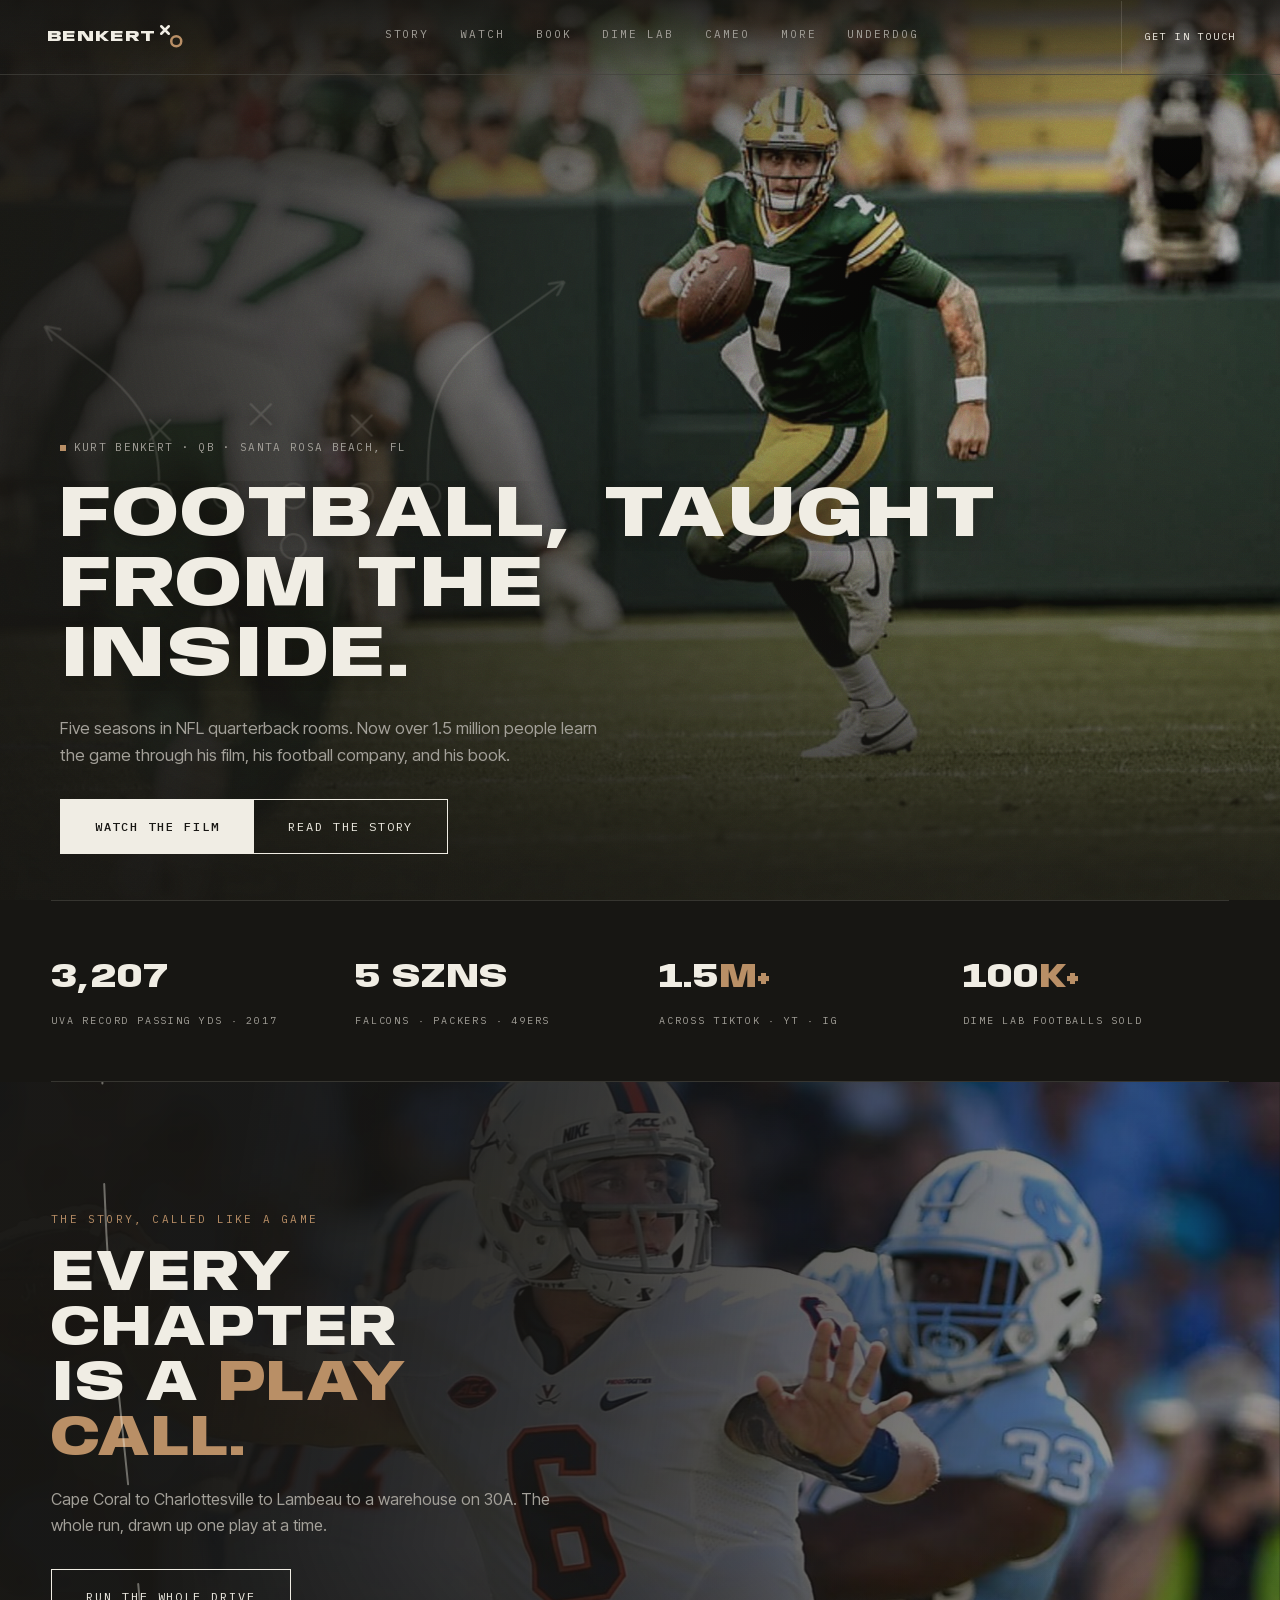
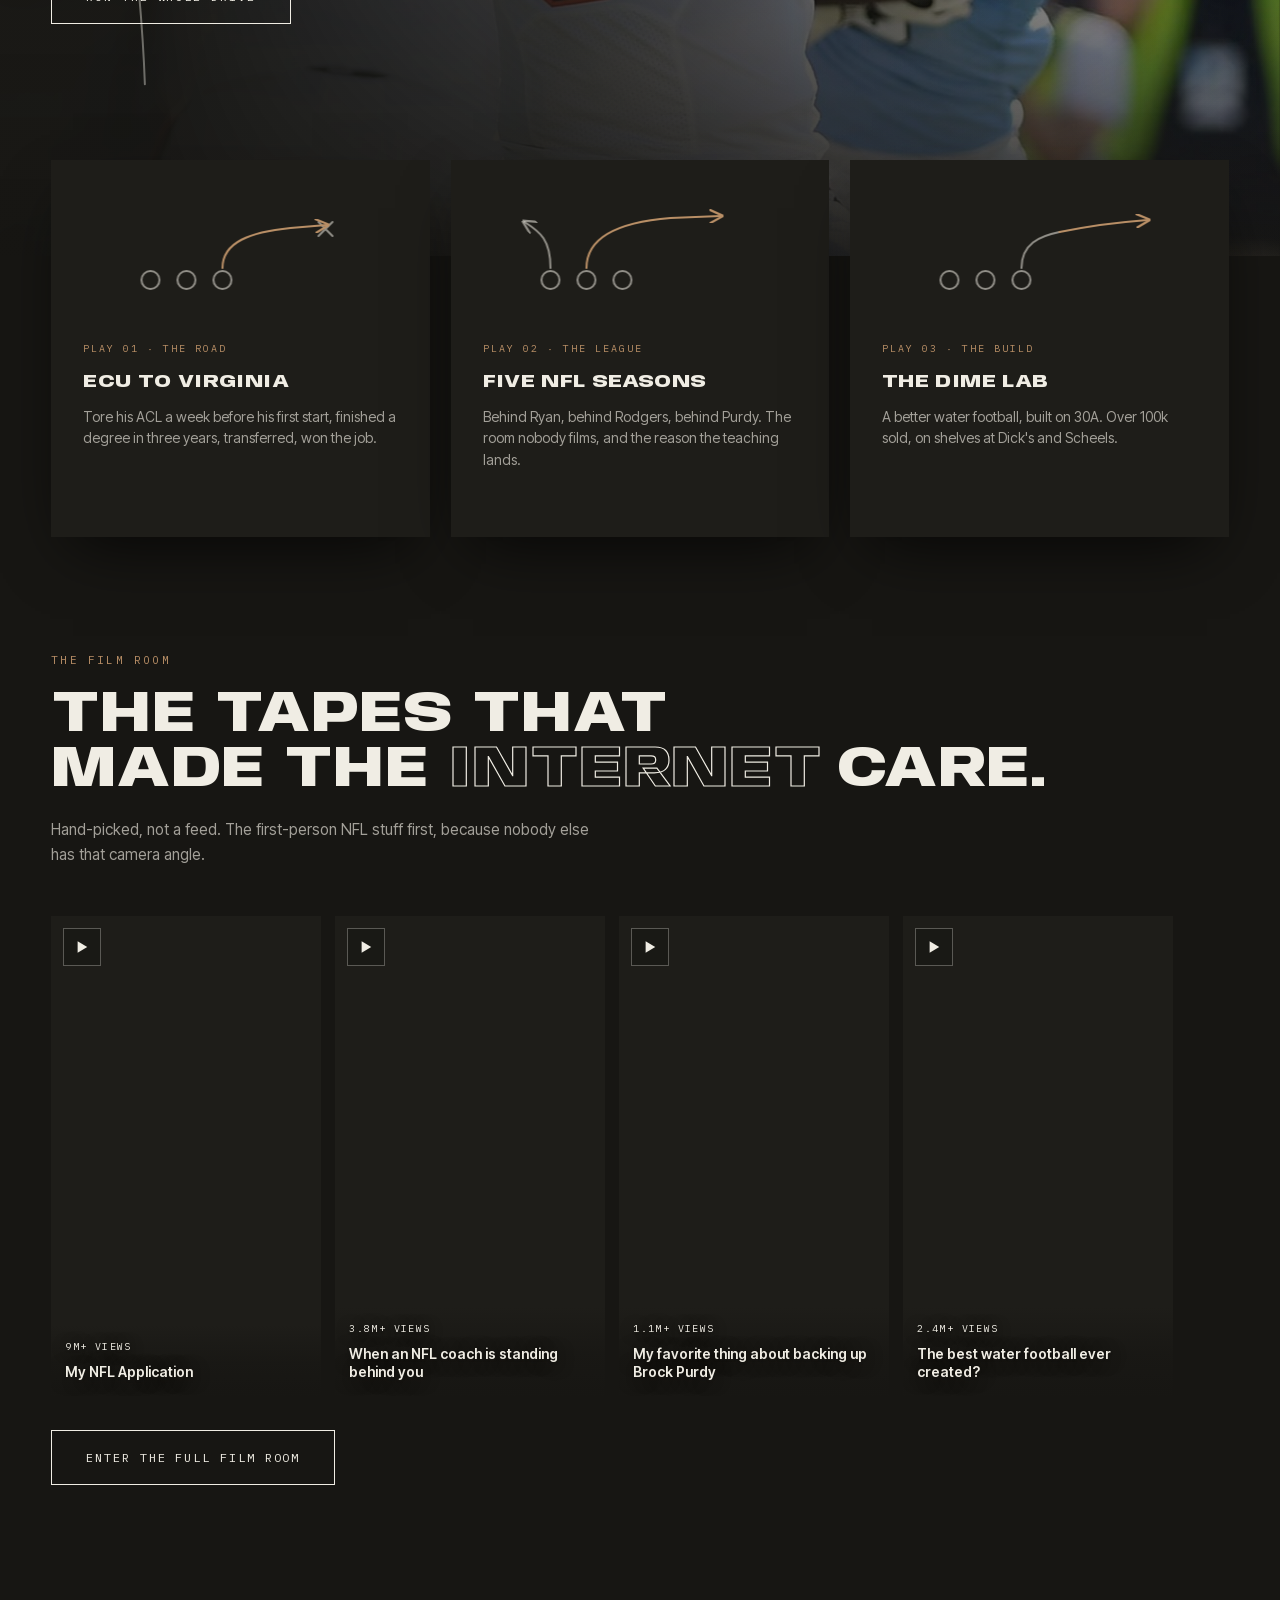
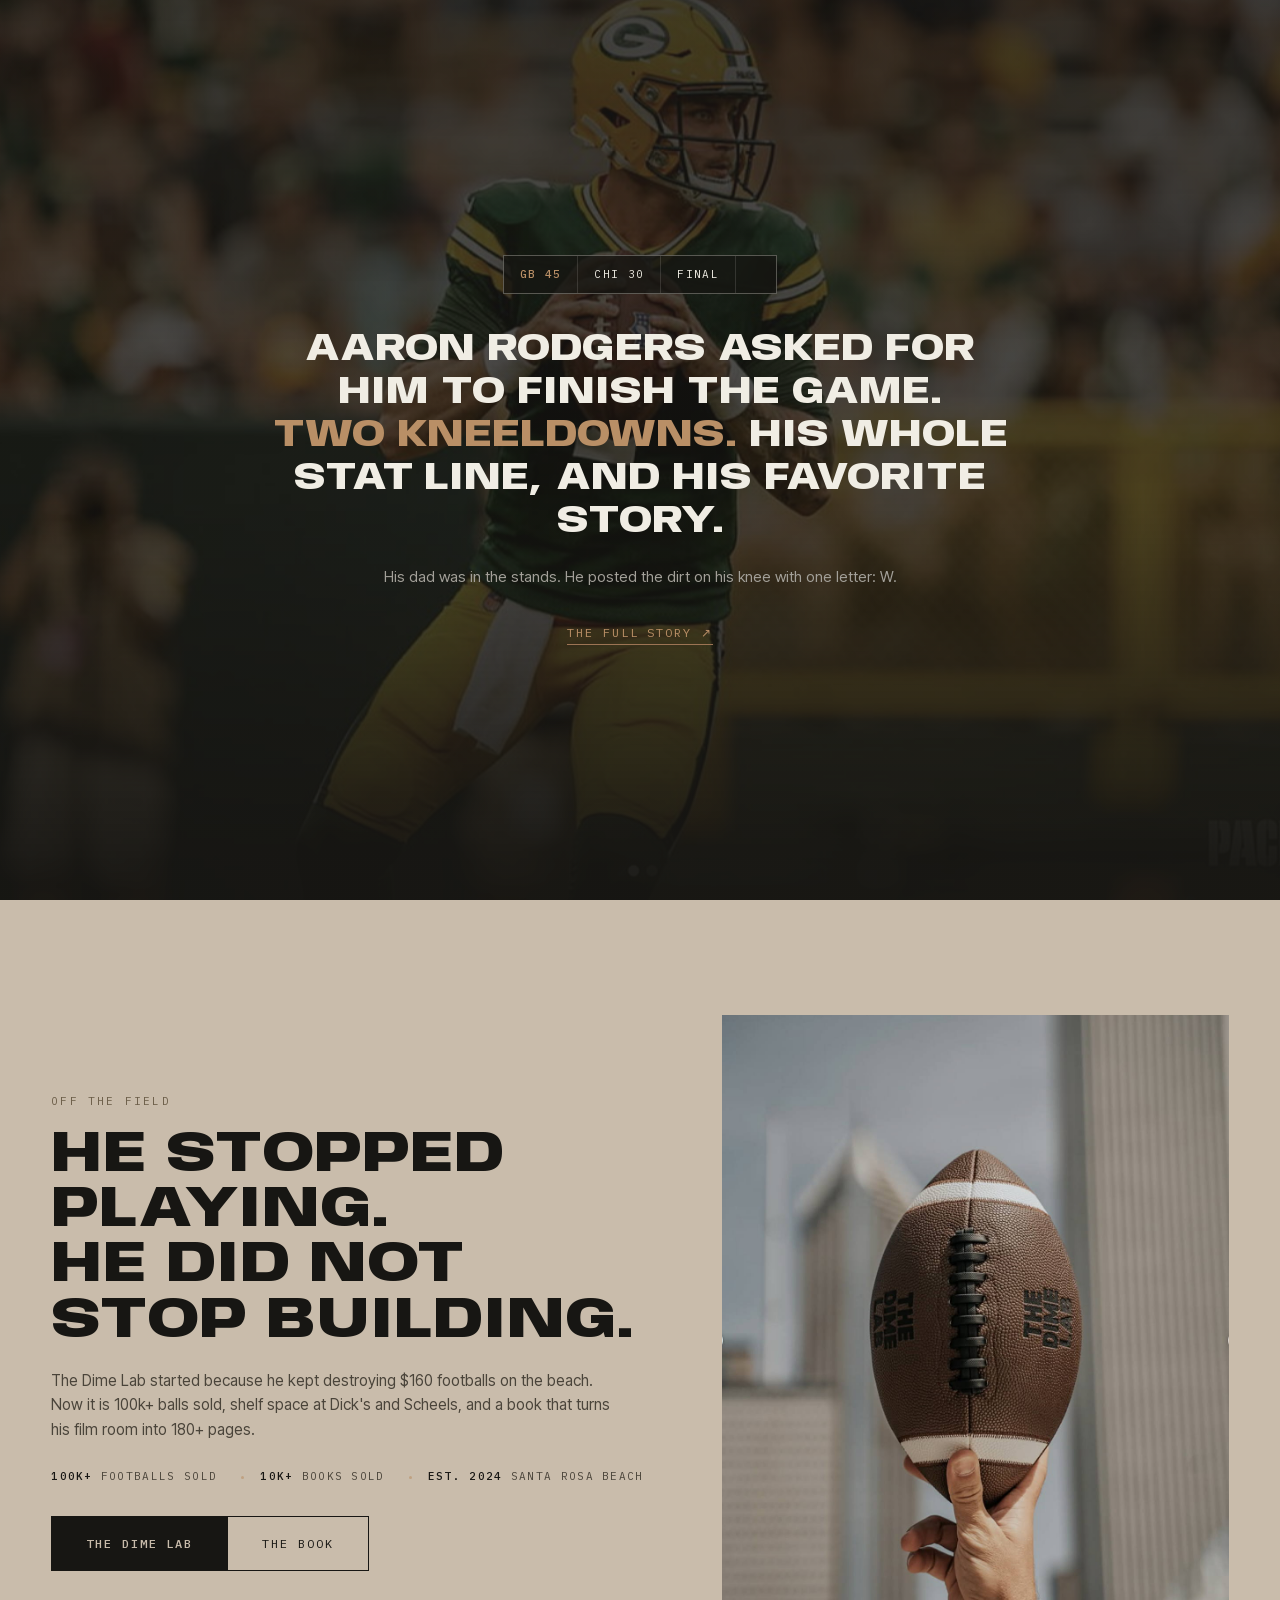
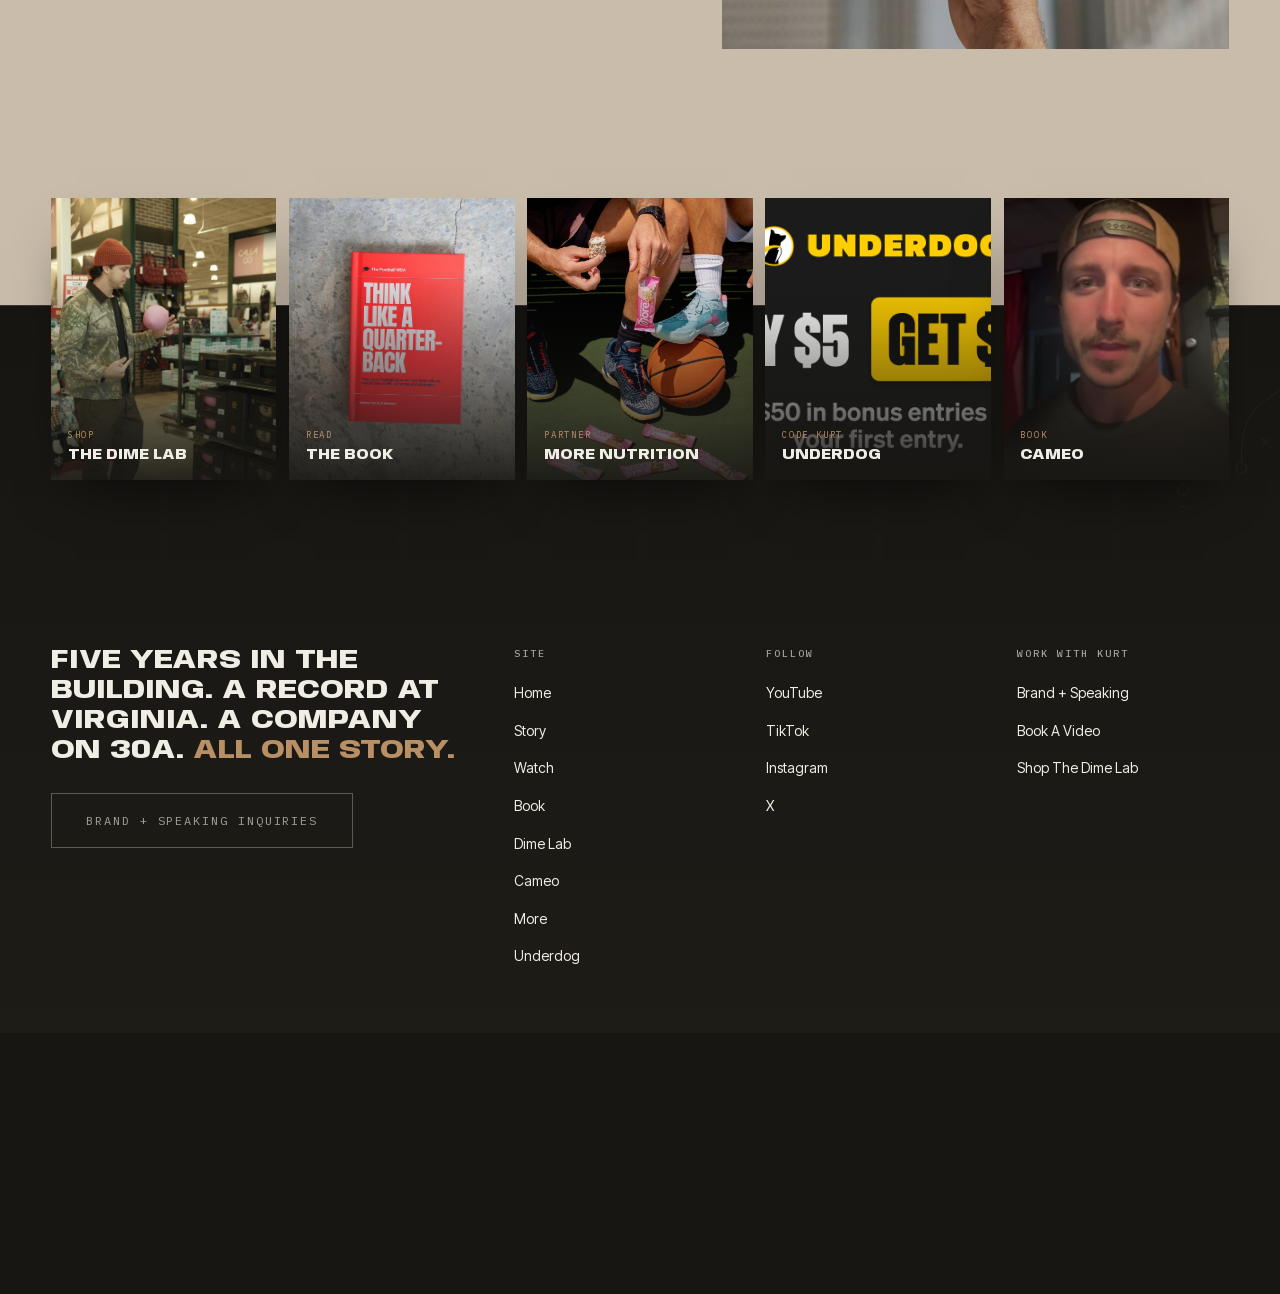
<file: index.html>
<!DOCTYPE html>
<html lang="en">
<head>
<meta charset="UTF-8">
<meta name="viewport" content="width=device-width, initial-scale=1.0">
<title>Kurt Benkert | Former NFL QB, Founder of The Dime Lab</title>
<meta name="description" content="Former NFL quarterback (Falcons, Packers, 49ers), founder of The Dime Lab, author of Think Like a Quarterback. Football, taught from the inside.">
<link rel="canonical" href="https://kurtbenkert.com/">
<meta property="og:type" content="website">
<meta property="og:site_name" content="Kurt Benkert">
<meta property="og:title" content="Kurt Benkert | Former NFL QB, Founder of The Dime Lab">
<meta property="og:description" content="Former NFL quarterback (Falcons, Packers, 49ers), founder of The Dime Lab, author of Think Like a Quarterback. Football, taught from the inside.">
<meta property="og:url" content="https://kurtbenkert.com/">
<meta property="og:image" content="https://kurtbenkert.com/img/packers-lambeau.jpg">
<meta name="twitter:card" content="summary_large_image">
<meta name="twitter:title" content="Kurt Benkert | Former NFL QB, Founder of The Dime Lab">
<meta name="twitter:description" content="Former NFL quarterback (Falcons, Packers, 49ers), founder of The Dime Lab, author of Think Like a Quarterback. Football, taught from the inside.">
<meta name="twitter:image" content="https://kurtbenkert.com/img/packers-lambeau.jpg">
<link rel="icon" type="image/svg+xml" href="favicon.svg">
<link rel="apple-touch-icon" href="apple-touch-icon.png">
<link rel="preload" href="img/hero-packers.jpg" as="image" fetchpriority="high" media="(min-width:901px)">
<link rel="preload" href="img/hero-armynavy-900.jpg" as="image" fetchpriority="high" media="(max-width:900px)">
<link rel="preload" href="fonts/Anybody-300-900.woff2" as="font" type="font/woff2" crossorigin>
<link rel="preload" href="fonts/InterTight-400-600.woff2" as="font" type="font/woff2" crossorigin>
<link rel="stylesheet" href="fonts/fonts.css">
<link rel="stylesheet" href="css/main.css">
<script type="application/ld+json">
{
  "@context": "https://schema.org",
  "@type": "Person",
  "name": "Kurt Benkert",
  "url": "https://kurtbenkert.com/",
  "image": "https://kurtbenkert.com/img/hero-packers.jpg",
  "jobTitle": "Founder, The Dime Lab",
  "description": "Former NFL quarterback (Falcons, Packers, 49ers), founder of The Dime Lab, author of Think Like a Quarterback, and football creator with over 1.5 million followers.",
  "birthDate": "1995-07-17",
  "alumniOf": [
    {"@type": "CollegeOrUniversity", "name": "University of Virginia"},
    {"@type": "CollegeOrUniversity", "name": "East Carolina University"}
  ],
  "worksFor": {"@type": "Organization", "name": "The Dime Lab", "url": "https://thedimelab.com"},
  "sameAs": [
    "https://www.youtube.com/@KurtBenkert",
    "https://www.tiktok.com/@kurtbenkert",
    "https://www.instagram.com/kurtbenkert",
    "https://x.com/KurtBenkert",
    "https://en.wikipedia.org/wiki/Kurt_Benkert"
  ]
}
</script>
</head>
<body>

<nav class="navbar">
  <div class="nav-shell">
    <a class="brand" href="index.html">BENKERT<span class="mk"><svg class="brandmark" viewBox="16 16 36 36" fill="none" aria-hidden="true"><path d="M18 18 L30 30 M30 18 L18 30" stroke="var(--chalk)" stroke-width="4" stroke-linecap="round"/><circle cx="42" cy="42" r="8" stroke="var(--leather-hi)" stroke-width="4"/></svg></span></a>
    <div class="links"><a href="index.html" class="on">Home</a><a href="story.html">Story</a><a href="watch.html">Watch</a><a href="book.html">Book</a><a href="dime-lab.html">Dime Lab</a><a href="cameo.html">Cameo</a><a href="more-nutrition.html">More</a><a href="underdog.html">Underdog</a></div>
    <a class="cta" href="contact.html">Get In Touch</a>
    <button class="nav-burger" type="button" aria-label="Open menu" aria-expanded="false" aria-controls="mobile-menu"><span class="bt">Menu</span><span class="bars"><span class="bl"></span><span class="bl"></span></span></button>
  </div>
</nav>
<div class="mobile-menu" id="mobile-menu" aria-hidden="true">
  <div class="mm-glow" aria-hidden="true"></div>
  <svg class="mm-plays" viewBox="0 0 600 460" fill="none" stroke="rgba(240,237,228,.9)" stroke-width="2" stroke-linecap="round" aria-hidden="true">
    <circle cx="120" cy="300" r="10"/><circle cx="168" cy="300" r="10"/><circle cx="216" cy="300" r="10"/><circle cx="264" cy="300" r="10"/><circle cx="216" cy="344" r="10"/>
    <path d="M112,236 l16,16 M128,236 l-16,16"/><path d="M204,222 l16,16 M220,222 l-16,16"/><path d="M304,244 l16,16 M320,244 l-16,16"/>
    <path d="M264,286 C264,222 276,192 318,164 L392,116" marker-end="url(#arr)"/>
    <path d="M120,286 C120,240 100,212 62,182" marker-end="url(#arr)" stroke-dasharray="1 10"/>
    <path d="M216,330 C216,282 258,262 320,254 L400,248" marker-end="url(#arr)" stroke-dasharray="1 10"/>
  </svg>
  <div class="mm-head" aria-hidden="true"></div>
  <nav class="mm-nav" aria-label="Mobile">
    <a class="mm-link on" href="index.html"><span class="mm-i" style="--i:0"><i class="no">01</i><span class="tx">Home</span><span class="ar">&#8599;</span></span></a>
    <a class="mm-link" href="story.html"><span class="mm-i" style="--i:1"><i class="no">02</i><span class="tx">Story</span><span class="ar">&#8599;</span></span></a>
    <a class="mm-link" href="watch.html"><span class="mm-i" style="--i:2"><i class="no">03</i><span class="tx">Watch</span><span class="ar">&#8599;</span></span></a>
    <a class="mm-link" href="book.html"><span class="mm-i" style="--i:3"><i class="no">04</i><span class="tx">Book</span><span class="ar">&#8599;</span></span></a>
    <a class="mm-link" href="dime-lab.html"><span class="mm-i" style="--i:4"><i class="no">05</i><span class="tx">Dime Lab</span><span class="ar">&#8599;</span></span></a>
    <a class="mm-link" href="cameo.html"><span class="mm-i" style="--i:5"><i class="no">06</i><span class="tx">Cameo</span><span class="ar">&#8599;</span></span></a>
    <a class="mm-link" href="more-nutrition.html"><span class="mm-i" style="--i:6"><i class="no">07</i><span class="tx">More</span><span class="ar">&#8599;</span></span></a>
    <a class="mm-link" href="underdog.html"><span class="mm-i" style="--i:7"><i class="no">08</i><span class="tx">Underdog</span><span class="ar">&#8599;</span></span></a>
    <a class="mm-link" href="contact.html"><span class="mm-i" style="--i:8"><i class="no">09</i><span class="tx">Contact</span><span class="ar">&#8599;</span></span></a>
  </nav>
  <div class="mm-foot">
    <a class="mm-cta" href="contact.html">Brand + Speaking Inquiries <span>&#8594;</span></a>
    <div class="mm-social"><a href="https://www.youtube.com/@KurtBenkert" target="_blank" rel="noopener">YouTube</a><a href="https://www.tiktok.com/@kurtbenkert" target="_blank" rel="noopener">TikTok</a><a href="https://www.instagram.com/kurtbenkert" target="_blank" rel="noopener">Instagram</a><a href="https://x.com/KurtBenkert" target="_blank" rel="noopener">X</a></div>
    <span class="mm-loc">Santa Rosa Beach, FL</span>
  </div>
</div>


<svg width="0" height="0" style="position:absolute;" aria-hidden="true">
  <defs>
    <marker id="arr" viewBox="0 0 10 10" refX="8" refY="5" markerWidth="7" markerHeight="7" orient="auto-start-reverse">
      <path d="M0,0 L10,5 L0,10" fill="none" stroke="rgba(240,237,228,.55)" stroke-width="1.6" stroke-linecap="round"/>
    </marker>
    <marker id="arrHi" viewBox="0 0 10 10" refX="8" refY="5" markerWidth="7" markerHeight="7" orient="auto-start-reverse">
      <path d="M0,0 L10,5 L0,10" fill="none" stroke="#B98F66" stroke-width="1.6" stroke-linecap="round"/>
    </marker>
    <g id="xo-field">
      <circle cx="180" cy="300" r="11"/><circle cx="240" cy="300" r="11"/><circle cx="300" cy="300" r="11"/><circle cx="360" cy="300" r="11"/><circle cx="420" cy="300" r="11"/>
      <circle cx="300" cy="345" r="11"/><circle cx="300" cy="390" r="11"/>
      <path d="M172,232 l18,18 M190,232 l-18,18"/>
      <path d="M262,218 l18,18 M280,218 l-18,18"/>
      <path d="M352,228 l18,18 M370,228 l-18,18"/>
      <path d="M462,240 l18,18 M480,240 l-18,18"/>
      <path d="M562,180 l18,18 M580,180 l-18,18"/>
      <path d="M420,286 C420,220 430,190 470,160 L540,110" marker-end="url(#arr)"/>
      <path d="M180,286 C180,240 160,210 120,180 L80,150" marker-end="url(#arr)" stroke-dasharray="1 10"/>
      <path d="M300,331 C300,280 340,260 400,250 L470,244" marker-end="url(#arr)" stroke-dasharray="1 10"/>
    </g>
  </defs>
</svg>

<main>
<section class="hero home">
  <div class="bg"></div>
  <div class="scrim"></div>
  <div class="grain" aria-hidden="true"></div>
  
<svg class="plays" viewBox="0 0 1200 700" preserveAspectRatio="xMinYMid slice" fill="none" stroke="rgba(240,237,228,.55)" stroke-width="2" stroke-linecap="round" aria-hidden="true">
  <g opacity=".6" transform="translate(-40,150) scale(1.05)">
    <circle class="draw-o" style="animation-delay:.5s" cx="180" cy="300" r="11"/>
    <circle class="draw-o" style="animation-delay:.58s" cx="240" cy="300" r="11"/>
    <circle class="draw-o" style="animation-delay:.66s" cx="300" cy="300" r="11"/>
    <circle class="draw-o" style="animation-delay:.74s" cx="360" cy="300" r="11"/>
    <circle class="draw-o" style="animation-delay:.82s" cx="420" cy="300" r="11"/>
    <circle class="draw-o" style="animation-delay:.9s" cx="300" cy="345" r="11"/>
    <g class="draw-x" style="animation-delay:1s"><path pathLength="1" style="animation-delay:1s" d="M172,232 l18,18 M190,232 l-18,18"/></g>
    <g class="draw-x"><path pathLength="1" style="animation-delay:1.08s" d="M262,218 l18,18 M280,218 l-18,18"/></g>
    <g class="draw-x"><path pathLength="1" style="animation-delay:1.16s" d="M352,228 l18,18 M370,228 l-18,18"/></g>
    <path class="draw-rt" pathLength="1" style="animation-delay:1.25s" d="M420,286 C420,220 430,190 470,160 L540,110" marker-end="url(#arr)"/>
    <path class="draw-rt" pathLength="1" style="animation-delay:1.45s" d="M180,286 C180,240 160,210 120,180 L80,150" marker-end="url(#arr)" stroke-dasharray="1 0"/>
  </g>
</svg>
  <div class="inner">
    <div class="kicker-row chip-row fade-in d1">
      <span class="chip live"><span class="dot"></span> KURT BENKERT &middot; QB &middot; SANTA ROSA BEACH, FL</span>
    </div>
    <h1 class="hero-h">
      <span class="hl-desk">
        <span class="mask"><span>FOOTBALL, TAUGHT</span></span>
        <span class="mask"><span class="stroke">FROM THE</span></span>
        <span class="mask"><span>INSIDE.</span></span>
      </span>
      <span class="hl-mob" aria-hidden="true">
        <span class="mask"><span>FOOTBALL,</span></span>
        <span class="mask"><span>TAUGHT FROM</span></span>
        <span class="mask"><span>THE INSIDE.</span></span>
      </span>
    </h1>
    <p class="sub fade-in d1">Five seasons in NFL quarterback rooms. Now over 1.5 million people learn the game through his film, his football company, and his book.</p>
    <div class="btn-pair fade-in d2">
      <a class="btn solid" href="watch.html" data-magnet>Watch The Film</a>
      <a class="btn" href="story.html">Read The Story</a>
    </div>
  </div>
</section>

<div class="wrap">
  <div class="statstrip">
    <div class="cell"><div class="v"><span data-count="3207">0</span></div><div class="k">UVA Record Passing YDS &middot; 2017</div></div>
    <div class="cell"><div class="v"><span data-count="5">0</span> SZNS</div><div class="k">Falcons &middot; Packers &middot; 49ers</div></div>
    <div class="cell"><div class="v"><span data-count="1.5" data-dec="1">0</span><span class="suf">M+</span></div><div class="k">Across TikTok &middot; YT &middot; IG</div></div>
    <div class="cell"><div class="v"><span data-count="100">0</span><span class="suf">K+</span></div><div class="k">Dime Lab Footballs Sold</div></div>
  </div>
</div>


<section class="photo-sect left" id="story-preview">
  <svg class="spine" viewBox="0 0 100 100" preserveAspectRatio="none" fill="none" aria-hidden="true">
    <path d="M8,0 C8,30 14,45 10,64 C7,74 8,86 8,100" stroke="rgba(240,237,228,.4)" stroke-width="2" stroke-linecap="round"/>
  </svg>
  <div class="bg uva-bg"></div>
  <div class="scrim"></div>
  <div class="inner wrap">
    <div class="copy">
      <span class="kicker">THE STORY, CALLED LIKE A GAME</span>
      <h2 class="h2">EVERY CHAPTER<br>IS A <span class="lh">PLAY CALL.</span></h2>
      <p>Cape Coral to Charlottesville to Lambeau to a warehouse on 30A. The whole run, drawn up one play at a time.</p>
      <div class="btn-pair" style="margin-top:30px;"><a class="btn" href="story.html">Run The Whole Drive</a></div>
    </div>
  </div>
</section>

<div class="wrap playcards-lift">
  <div class="playcards">
    <a class="playcard" href="story.html#road">
      <svg viewBox="0 0 300 120" fill="none" stroke="rgba(240,237,228,.55)" stroke-width="2" stroke-linecap="round" aria-hidden="true">
        <circle class="pc-o" cx="60" cy="88" r="9"/><circle class="pc-o" style="animation-delay:.1s" cx="96" cy="88" r="9"/><circle class="pc-o" style="animation-delay:.2s" cx="132" cy="88" r="9"/>
        <path d="M228,30 l14,14 M242,30 l-14,14"/>
        <path class="pc-rt" pathLength="1" style="animation-delay:.3s" d="M132,76 C132,50 160,40 200,36 L236,33" marker-end="url(#arrHi)" stroke="#B98F66"/>
      </svg>
      <span class="no">PLAY 01 &middot; THE ROAD</span>
      <div class="t">ECU to Virginia</div>
      <div class="d">Tore his ACL a week before his first start, finished a degree in three years, transferred, won the job.</div>
      <span class="go">RUN IT &#8594;</span>
    </a>
    <a class="playcard" href="story.html#league">
      <svg viewBox="0 0 300 120" fill="none" stroke="rgba(240,237,228,.55)" stroke-width="2" stroke-linecap="round" aria-hidden="true">
        <circle class="pc-o" cx="60" cy="88" r="9"/><circle class="pc-o" style="animation-delay:.1s" cx="96" cy="88" r="9"/><circle class="pc-o" style="animation-delay:.2s" cx="132" cy="88" r="9"/>
        <path class="pc-rt" pathLength="1" style="animation-delay:.25s" d="M60,76 C60,48 50,40 34,30" marker-end="url(#arr)" stroke-dasharray="1 0"/>
        <path class="pc-rt" pathLength="1" style="animation-delay:.4s" d="M96,76 C96,44 130,30 180,26 L230,24" marker-end="url(#arrHi)" stroke="#B98F66"/>
      </svg>
      <span class="no">PLAY 02 &middot; THE LEAGUE</span>
      <div class="t">Five NFL Seasons</div>
      <div class="d">Behind Ryan, behind Rodgers, behind Purdy. The room nobody films, and the reason the teaching lands.</div>
      <span class="go">RUN IT &#8594;</span>
    </a>
    <a class="playcard" href="story.html#build">
      <svg viewBox="0 0 300 120" fill="none" stroke="rgba(240,237,228,.55)" stroke-width="2" stroke-linecap="round" aria-hidden="true">
        <circle class="pc-o" cx="60" cy="88" r="9"/><circle class="pc-o" style="animation-delay:.1s" cx="96" cy="88" r="9"/><circle class="pc-o" style="animation-delay:.2s" cx="132" cy="88" r="9"/>
        <path class="pc-rt" pathLength="1" style="animation-delay:.25s" d="M132,76 C132,52 150,44 170,40" stroke-dasharray="1 0"/>
        <path class="pc-rt" pathLength="1" style="animation-delay:.45s" d="M170,40 C200,34 230,30 258,28" marker-end="url(#arrHi)" stroke="#B98F66"/>
      </svg>
      <span class="no">PLAY 03 &middot; THE BUILD</span>
      <div class="t">The Dime Lab</div>
      <div class="d">A better water football, built on 30A. Over 100k sold, on shelves at Dick's and Scheels.</div>
      <span class="go">RUN IT &#8594;</span>
    </a>
  </div>
</div>

<section class="sect-pad" id="film-room">
  <div class="wrap">
    <span class="kicker">THE FILM ROOM</span>
    <h2 class="h2">THE TAPES THAT<br>MADE THE <span class="stroke">INTERNET</span> CARE.</h2>
    <p class="lede">Hand-picked, not a feed. The first-person NFL stuff first, because nobody else has that camera angle.</p>
    <div class="vidgrid shorts" style="margin-top:48px;">
      <a class="vidtile short" data-yt="BGsiK_5J71s" data-cursor="PLAY" href="https://www.youtube.com/watch?v=BGsiK_5J71s">
      <div class="thumb" style="background-image:url('https://i.ytimg.com/vi/BGsiK_5J71s/hq720.jpg');"></div>
      <div class="play"><svg viewBox="0 0 16 16" aria-hidden="true"><path d="M3 1.5v13l11-6.5z"/></svg></div>
      <div class="bar"><span class="t">My NFL Application</span><span class="tag">9M+ VIEWS</span></div>
    </a>
      <a class="vidtile short" data-yt="8xXJoVrEoig" data-cursor="PLAY" href="https://www.youtube.com/watch?v=8xXJoVrEoig">
      <div class="thumb" style="background-image:url('https://i.ytimg.com/vi/8xXJoVrEoig/hq720.jpg');"></div>
      <div class="play"><svg viewBox="0 0 16 16" aria-hidden="true"><path d="M3 1.5v13l11-6.5z"/></svg></div>
      <div class="bar"><span class="t">When an NFL coach is standing behind you</span><span class="tag">3.8M+ VIEWS</span></div>
    </a>
      <a class="vidtile short" data-yt="7N1LgZJ2HKM" data-cursor="PLAY" href="https://www.youtube.com/watch?v=7N1LgZJ2HKM">
      <div class="thumb" style="background-image:url('https://i.ytimg.com/vi/7N1LgZJ2HKM/hq720.jpg');"></div>
      <div class="play"><svg viewBox="0 0 16 16" aria-hidden="true"><path d="M3 1.5v13l11-6.5z"/></svg></div>
      <div class="bar"><span class="t">My favorite thing about backing up Brock Purdy</span><span class="tag">1.1M+ VIEWS</span></div>
    </a>
      <a class="vidtile short" data-yt="seOgrQ6HEJg" data-cursor="PLAY" href="https://www.youtube.com/watch?v=seOgrQ6HEJg">
      <div class="thumb" style="background-image:url('https://i.ytimg.com/vi/seOgrQ6HEJg/hq720.jpg');"></div>
      <div class="play"><svg viewBox="0 0 16 16" aria-hidden="true"><path d="M3 1.5v13l11-6.5z"/></svg></div>
      <div class="bar"><span class="t">The best water football ever created?</span><span class="tag">2.4M+ VIEWS</span></div>
    </a>
    </div>
    <div class="btn-pair" style="margin-top:34px;"><a class="btn" href="watch.html">Enter The Full Film Room</a></div>
  </div>
</section>

<section class="moment" id="lambeau">
  <div class="bg" style="background-image:url('img/packers-lambeau.jpg');"></div>
  <div class="scrim"></div>
  <div class="inner">
    <div class="scorebug" data-typebug>
      <div class="win">GB 45</div><div>CHI 30</div><div>FINAL</div><div style="color:var(--chalk-dim);">LAMBEAU &middot; DEC 12 2021</div>
    </div>
    <div class="line" data-rv>AARON RODGERS ASKED FOR HIM TO FINISH THE GAME.<br><span class="lh">TWO KNEELDOWNS.</span> HIS WHOLE STAT LINE, AND HIS FAVORITE STORY.</div>
    <div class="after" data-rv>His dad was in the stands. He posted the dirt on his knee with one letter: W.</div>
    <a class="textlink" href="story.html#league" data-rv>The Full Story &#8599;</a>
  </div>
</section>

<section class="stone-sect sect-pad rail-above" id="builder">
  <div class="wrap">
    <div class="grid2">
      <div>
        <span class="kicker">OFF THE FIELD</span>
        <h2 class="h2">HE STOPPED PLAYING.<br>HE DID NOT STOP BUILDING.</h2>
        <p class="lede">The Dime Lab started because he kept destroying $160 footballs on the beach. Now it is 100k+ balls sold, shelf space at Dick's and Scheels, and a book that turns his film room into 180+ pages.</p>
        <div class="chip-row" style="margin:26px 0 30px;">
          <span class="chip"><b>100K+</b> FOOTBALLS SOLD</span>
          <span class="chip"><b>10K+</b> BOOKS SOLD</span>
          <span class="chip"><b>EST. 2024</b> SANTA ROSA BEACH</span>
        </div>
        <div class="btn-pair">
          <a class="btn solid" href="dime-lab.html">The Dime Lab</a>
          <a class="btn" href="book.html">The Book</a>
        </div>
      </div>
      <div class="ph" style="background-image:url('img/ball-skyline.jpg');"></div>
    </div>
  </div>
</section>

</main>

<footer class="foot">
<!-- link cards. First child of the footer, pulled UP by a negative margin so
     they overlap it. Living inside the footer means no z-index race with it. -->
<div class="linkrail-hold">
  <div class="wrap">
    <div class="linkrail">
      <a class="lcard" href="dime-lab.html">
        <img src="img/dicks-dimelab.jpg" alt="" loading="lazy" decoding="async">
        <span class="lc-in"><span class="lc-k">Shop</span><span class="lc-t">The Dime Lab</span></span>
      </a>
      <a class="lcard" href="book.html">
        <img src="img/book-cover.jpg" alt="" loading="lazy" decoding="async">
        <span class="lc-in"><span class="lc-k">Read</span><span class="lc-t">The Book</span></span>
      </a>
      <a class="lcard" href="more-nutrition.html">
        <img src="img/more-bite.jpg" alt="" loading="lazy" decoding="async">
        <span class="lc-in"><span class="lc-k">Partner</span><span class="lc-t">More Nutrition</span></span>
      </a>
      <a class="lcard" href="underdog.html">
        <img src="img/underdog-offer.png" alt="" loading="lazy" decoding="async">
        <span class="lc-in"><span class="lc-k">Code Kurt</span><span class="lc-t">Underdog</span></span>
      </a>
      <a class="lcard" href="cameo.html">
        <img src="img/cameo-real.jpg" alt="" loading="lazy" decoding="async">
        <span class="lc-in"><span class="lc-k">Book</span><span class="lc-t">Cameo</span></span>
      </a>
    </div>
  </div>
</div>
  <svg class="bgplays" viewBox="0 0 1200 500" preserveAspectRatio="xMidYMid slice" fill="none" stroke="#F0EDE4" stroke-width="2" stroke-linecap="round" aria-hidden="true"><g transform="translate(600,40) scale(1.2)"><use href="#xo-field"/></g></svg>
  <div class="wrap">
    <div class="foot-grid">
      <div>
        <div class="pitch">FIVE YEARS IN THE BUILDING. A RECORD AT VIRGINIA. A COMPANY ON 30A. <span>ALL ONE STORY.</span></div>
        <div class="btn-pair" style="margin-top:26px;"><a class="btn ghost" href="contact.html">Brand + Speaking Inquiries</a></div>
      </div>
      <div><h4>Site</h4><ul>
        <li><a href="index.html">Home</a></li>
        <li><a href="story.html">Story</a></li>
        <li><a href="watch.html">Watch</a></li>
        <li><a href="book.html">Book</a></li>
        <li><a href="dime-lab.html">Dime Lab</a></li>
        <li><a href="cameo.html">Cameo</a></li>
        <li><a href="more-nutrition.html">More</a></li>
        <li><a href="underdog.html">Underdog</a></li>
      </ul></div>
      <div><h4>Follow</h4><ul><li><a href="https://www.youtube.com/@KurtBenkert" target="_blank" rel="noopener">YouTube</a></li><li><a href="https://www.tiktok.com/@kurtbenkert" target="_blank" rel="noopener">TikTok</a></li><li><a href="https://www.instagram.com/kurtbenkert" target="_blank" rel="noopener">Instagram</a></li><li><a href="https://x.com/KurtBenkert" target="_blank" rel="noopener">X</a></li></ul></div>
      <div><h4>Work With Kurt</h4><ul>
        <li><a href="contact.html">Brand + Speaking</a></li>
        <li><a href="https://www.cameo.com/kurtbenkert" target="_blank" rel="noopener">Book A Video</a></li>
        <li><a href="https://thedimelab.com" target="_blank" rel="noopener">Shop The Dime Lab</a></li>
      </ul></div>
    </div>
  </div>
  </footer>
<div class="foot-mark-space" aria-hidden="true"></div>
<div class="foot-mark">
<div class="yardline" style="border-bottom:none;" aria-hidden="true"><div class="marks"><span>10</span><span>20</span><span>30</span><span>40</span><span>50</span><span>40</span><span>30</span><span>20</span><span>10</span></div></div>
  <div class="wordmark">BENKERT<span class="mk"><svg class="brandmark" viewBox="16 16 36 36" fill="none" aria-hidden="true"><path d="M18 18 L30 30 M30 18 L18 30" stroke="var(--chalk)" stroke-width="4" stroke-linecap="round"/><circle cx="42" cy="42" r="8" stroke="var(--leather-hi)" stroke-width="4"/></svg></span></div>
  <div class="wrap">
    <div class="foot-bottom">
      <span class="mono">&copy; 2026 KURT BENKERT &middot; ALL RIGHTS RESERVED</span>
      <span class="mono">SITE BY <a href="https://ryderschilling.com">RYDER SCHILLING</a></span>
    </div>
  </div>
</div>
<script src="js/gsap.min.js"></script>
<script src="js/ScrollTrigger.min.js"></script>
<script src="js/lenis.min.js"></script>
<script src="js/main.js"></script>
</body>
</html>
</file>
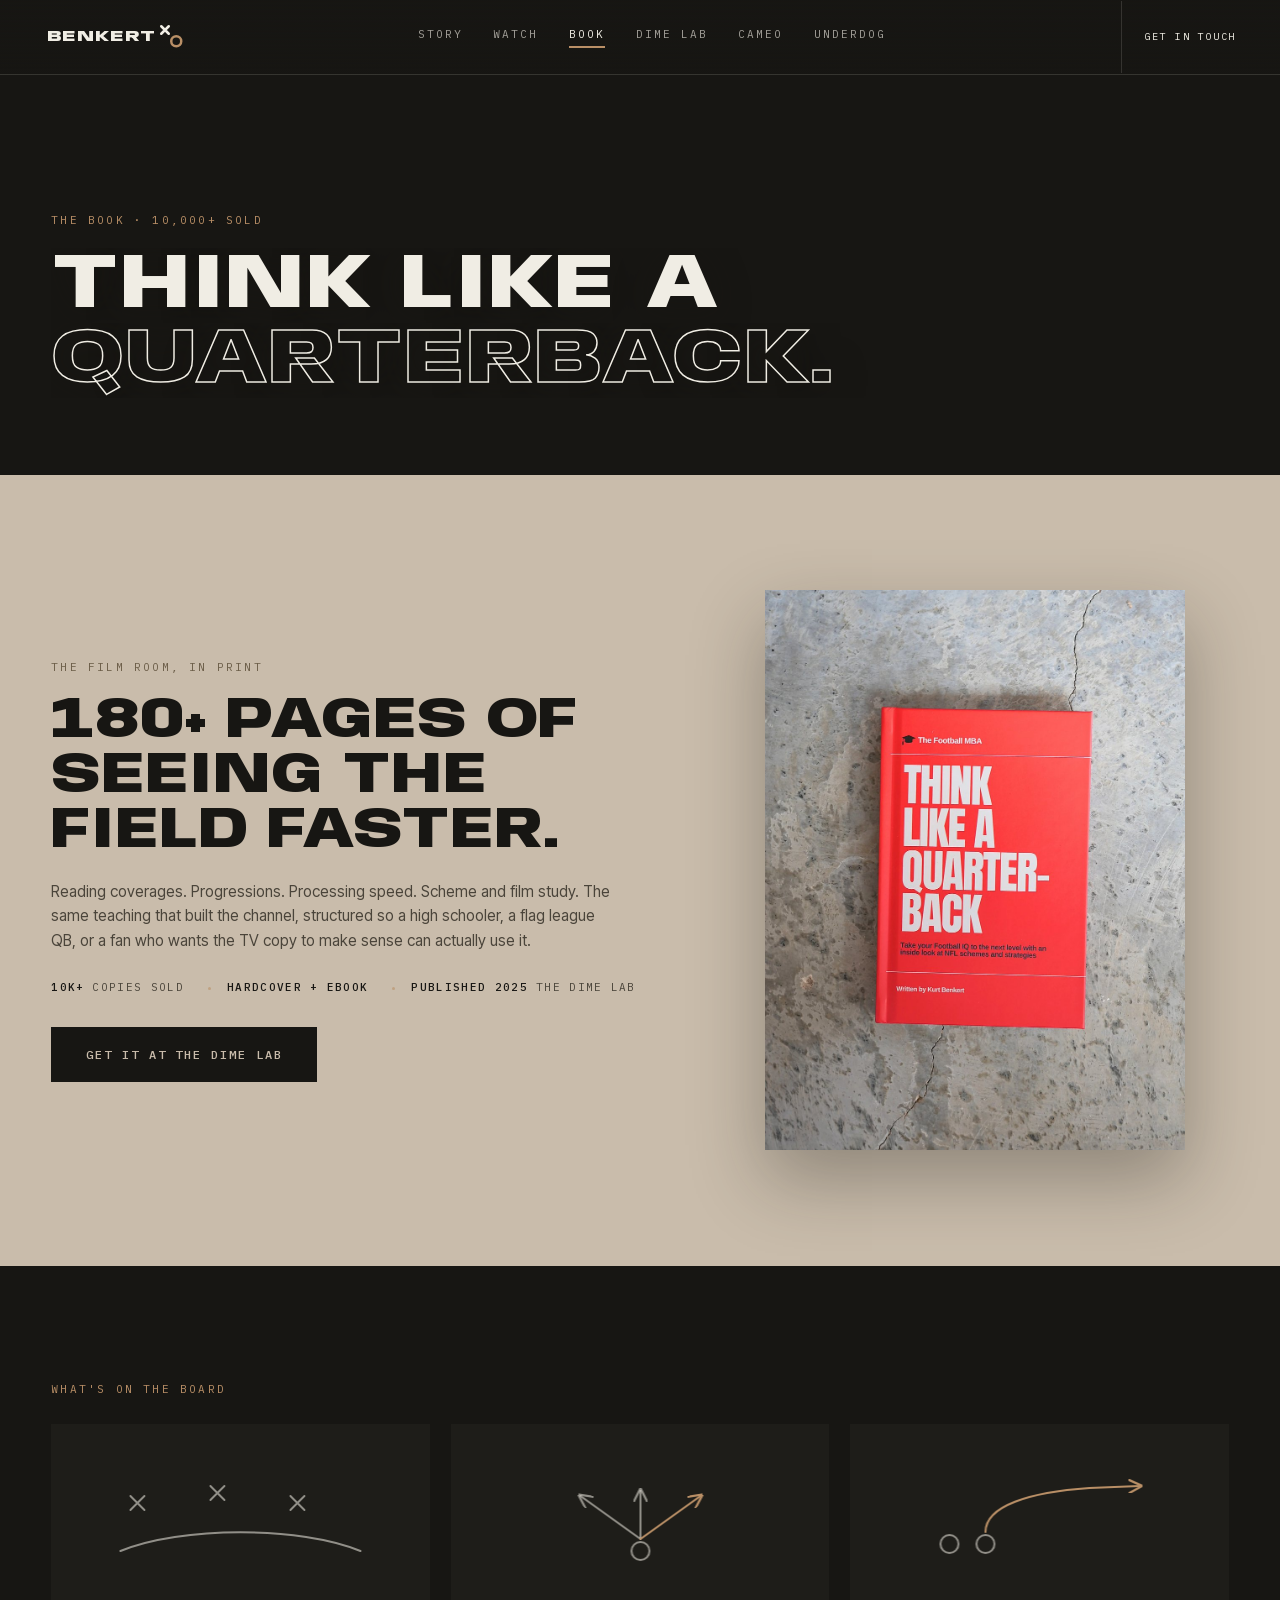
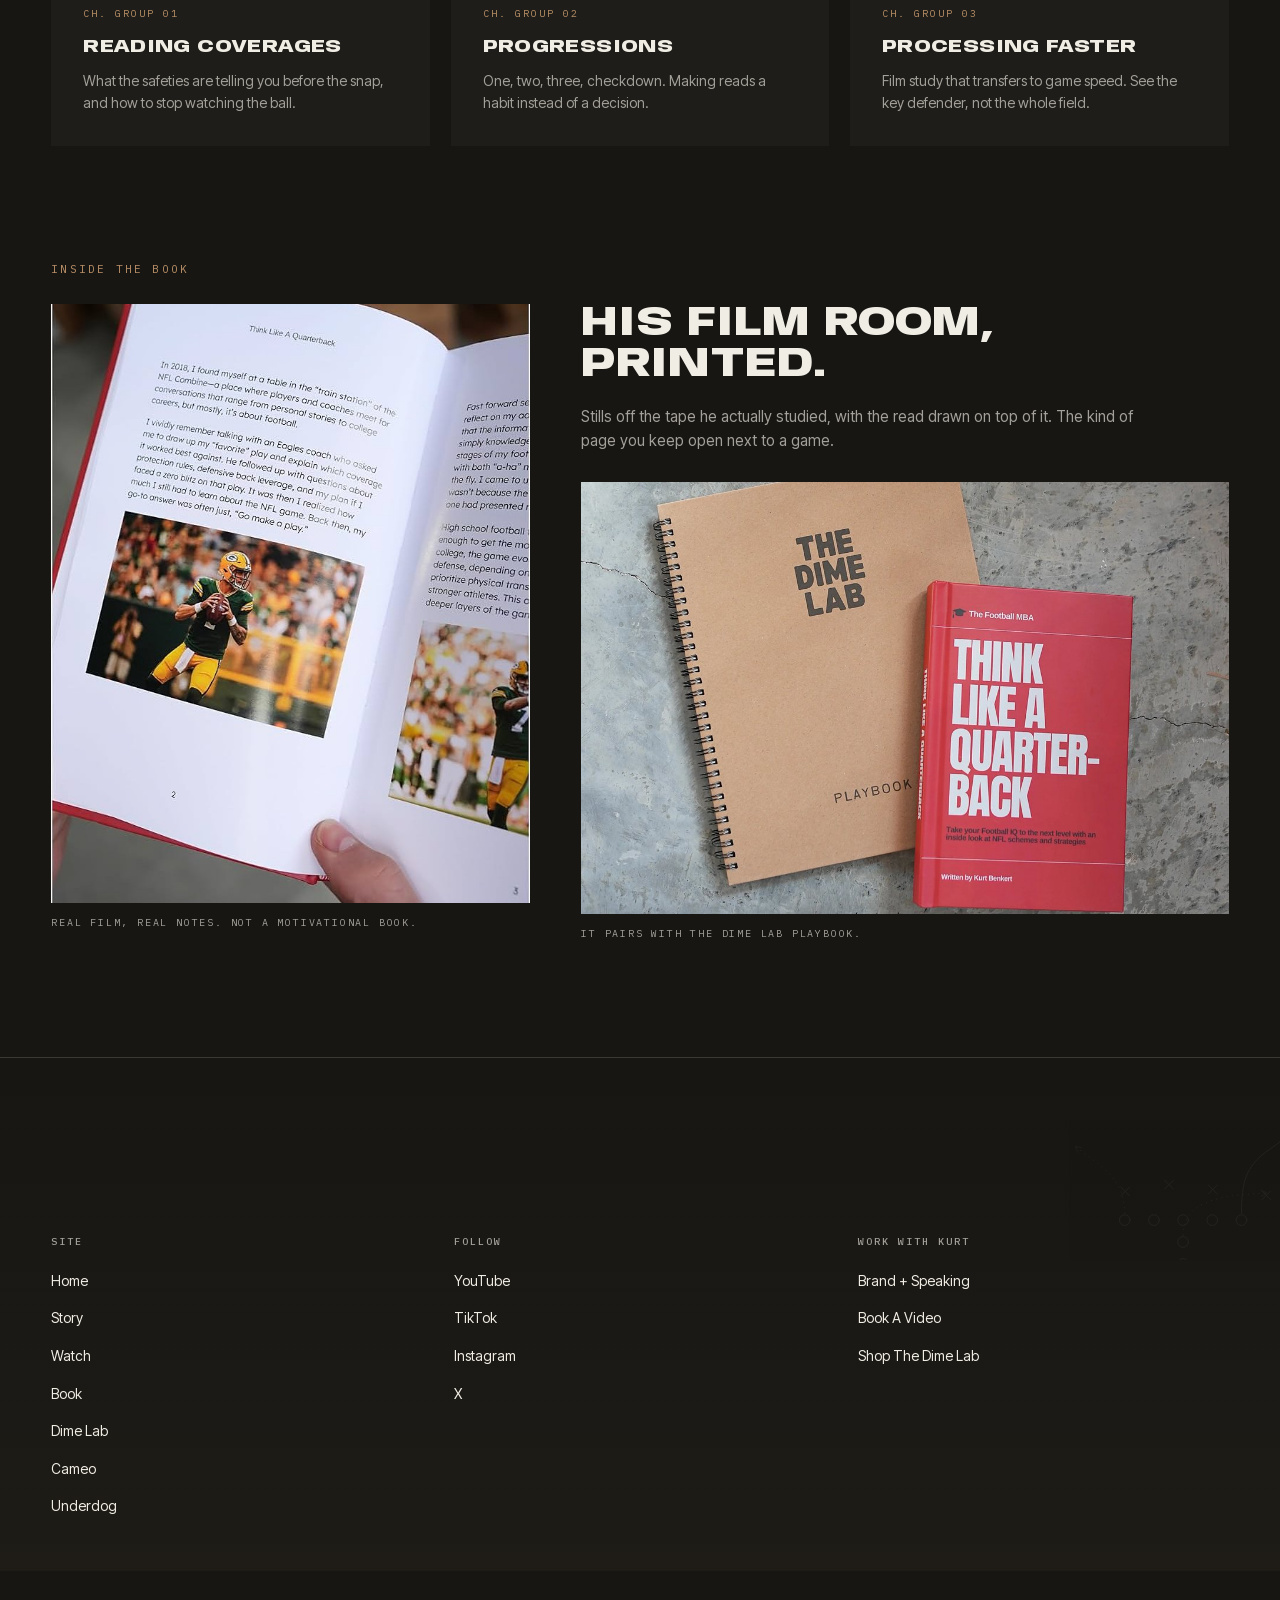
<file: book.html>
<!DOCTYPE html>
<html lang="en">
<head>
<meta charset="UTF-8">
<meta name="viewport" content="width=device-width, initial-scale=1.0">
<title>Think Like a Quarterback | Kurt Benkert</title>
<meta name="description" content="Kurt Benkert's book: reading coverages, progressions, and processing faster. 10,000+ copies sold. The film room, in print.">
<link rel="canonical" href="https://kurtbenkert.com/book">
<meta property="og:type" content="website">
<meta property="og:site_name" content="Kurt Benkert">
<meta property="og:title" content="Think Like a Quarterback | Kurt Benkert">
<meta property="og:description" content="Kurt Benkert's book: reading coverages, progressions, and processing faster. 10,000+ copies sold. The film room, in print.">
<meta property="og:url" content="https://kurtbenkert.com/book">
<meta property="og:image" content="https://kurtbenkert.com/img/packers-lambeau.jpg">
<meta name="twitter:card" content="summary_large_image">
<meta name="twitter:title" content="Think Like a Quarterback | Kurt Benkert">
<meta name="twitter:description" content="Kurt Benkert's book: reading coverages, progressions, and processing faster. 10,000+ copies sold. The film room, in print.">
<meta name="twitter:image" content="https://kurtbenkert.com/img/packers-lambeau.jpg">
<link rel="icon" type="image/svg+xml" href="favicon.svg">
<link rel="apple-touch-icon" href="apple-touch-icon.png">
<link rel="preload" href="fonts/Anybody-300-900.woff2" as="font" type="font/woff2" crossorigin>
<link rel="preload" href="fonts/InterTight-400-600.woff2" as="font" type="font/woff2" crossorigin>
<link rel="stylesheet" href="fonts/fonts.css">
<link rel="stylesheet" href="css/main.css">
<script type="application/ld+json">
{
  "@context": "https://schema.org",
  "@type": "Book",
  "name": "Think Like a Quarterback",
  "author": {"@type": "Person", "name": "Kurt Benkert"},
  "isbn": "9798218668242",
  "datePublished": "2025-04-19",
  "numberOfPages": "200",
  "publisher": {"@type": "Organization", "name": "The Dime Lab"},
  "url": "https://kurtbenkert.com/book",
  "description": "Reading coverages, progressions, processing faster, scheme, and film study, from five seasons inside NFL quarterback rooms."
}
</script>
</head>
<body>

<nav class="navbar">
  <div class="nav-shell">
    <a class="brand" href="index.html">BENKERT<span class="mk"><svg class="brandmark" viewBox="16 16 36 36" fill="none" aria-hidden="true"><path d="M18 18 L30 30 M30 18 L18 30" stroke="var(--chalk)" stroke-width="4" stroke-linecap="round"/><circle cx="42" cy="42" r="8" stroke="var(--leather-hi)" stroke-width="4"/></svg></span></a>
    <div class="links"><a href="index.html">Home</a><a href="story.html">Story</a><a href="watch.html">Watch</a><a href="book.html" class="on">Book</a><a href="dime-lab.html">Dime Lab</a><a href="cameo.html">Cameo</a><a href="underdog.html">Underdog</a></div>
    <a class="cta" href="contact.html">Get In Touch</a>
    <button class="nav-burger" type="button" aria-label="Open menu" aria-expanded="false" aria-controls="mobile-menu"><span class="bt">Menu</span><span class="bars"><span class="bl"></span><span class="bl"></span></span></button>
  </div>
</nav>
<div class="mobile-menu" id="mobile-menu" aria-hidden="true">
  <div class="mm-glow" aria-hidden="true"></div>
  <svg class="mm-plays" viewBox="0 0 600 460" fill="none" stroke="rgba(240,237,228,.9)" stroke-width="2" stroke-linecap="round" aria-hidden="true">
    <circle cx="120" cy="300" r="10"/><circle cx="168" cy="300" r="10"/><circle cx="216" cy="300" r="10"/><circle cx="264" cy="300" r="10"/><circle cx="216" cy="344" r="10"/>
    <path d="M112,236 l16,16 M128,236 l-16,16"/><path d="M204,222 l16,16 M220,222 l-16,16"/><path d="M304,244 l16,16 M320,244 l-16,16"/>
    <path d="M264,286 C264,222 276,192 318,164 L392,116" marker-end="url(#arr)"/>
    <path d="M120,286 C120,240 100,212 62,182" marker-end="url(#arr)" stroke-dasharray="1 10"/>
    <path d="M216,330 C216,282 258,262 320,254 L400,248" marker-end="url(#arr)" stroke-dasharray="1 10"/>
  </svg>
  <div class="mm-head" aria-hidden="true"></div>
  <nav class="mm-nav" aria-label="Mobile">
    <a class="mm-link" href="index.html"><span class="mm-i" style="--i:0"><i class="no">01</i><span class="tx">Home</span><span class="ar">&#8599;</span></span></a>
    <a class="mm-link" href="story.html"><span class="mm-i" style="--i:1"><i class="no">02</i><span class="tx">Story</span><span class="ar">&#8599;</span></span></a>
    <a class="mm-link" href="watch.html"><span class="mm-i" style="--i:2"><i class="no">03</i><span class="tx">Watch</span><span class="ar">&#8599;</span></span></a>
    <a class="mm-link on" href="book.html"><span class="mm-i" style="--i:3"><i class="no">04</i><span class="tx">Book</span><span class="ar">&#8599;</span></span></a>
    <a class="mm-link" href="dime-lab.html"><span class="mm-i" style="--i:4"><i class="no">05</i><span class="tx">Dime Lab</span><span class="ar">&#8599;</span></span></a>
    <a class="mm-link" href="cameo.html"><span class="mm-i" style="--i:5"><i class="no">06</i><span class="tx">Cameo</span><span class="ar">&#8599;</span></span></a>
    <a class="mm-link" href="underdog.html"><span class="mm-i" style="--i:6"><i class="no">07</i><span class="tx">Underdog</span><span class="ar">&#8599;</span></span></a>
    <a class="mm-link" href="contact.html"><span class="mm-i" style="--i:7"><i class="no">08</i><span class="tx">Contact</span><span class="ar">&#8599;</span></span></a>
  </nav>
  <div class="mm-foot">
    <a class="mm-cta" href="contact.html">Brand + Speaking Inquiries <span>&#8594;</span></a>
    <div class="mm-social"><a href="https://www.youtube.com/@KurtBenkert" target="_blank" rel="noopener">YouTube</a><a href="https://www.tiktok.com/@kurtbenkert" target="_blank" rel="noopener">TikTok</a><a href="https://www.instagram.com/kurtbenkert" target="_blank" rel="noopener">Instagram</a><a href="https://x.com/KurtBenkert" target="_blank" rel="noopener">X</a></div>
    <span class="mm-loc">Santa Rosa Beach, FL</span>
  </div>
</div>


<svg width="0" height="0" style="position:absolute;" aria-hidden="true">
  <defs>
    <marker id="arr" viewBox="0 0 10 10" refX="8" refY="5" markerWidth="7" markerHeight="7" orient="auto-start-reverse">
      <path d="M0,0 L10,5 L0,10" fill="none" stroke="rgba(240,237,228,.55)" stroke-width="1.6" stroke-linecap="round"/>
    </marker>
    <marker id="arrHi" viewBox="0 0 10 10" refX="8" refY="5" markerWidth="7" markerHeight="7" orient="auto-start-reverse">
      <path d="M0,0 L10,5 L0,10" fill="none" stroke="#B98F66" stroke-width="1.6" stroke-linecap="round"/>
    </marker>
    <g id="xo-field">
      <circle cx="180" cy="300" r="11"/><circle cx="240" cy="300" r="11"/><circle cx="300" cy="300" r="11"/><circle cx="360" cy="300" r="11"/><circle cx="420" cy="300" r="11"/>
      <circle cx="300" cy="345" r="11"/><circle cx="300" cy="390" r="11"/>
      <path d="M172,232 l18,18 M190,232 l-18,18"/>
      <path d="M262,218 l18,18 M280,218 l-18,18"/>
      <path d="M352,228 l18,18 M370,228 l-18,18"/>
      <path d="M462,240 l18,18 M480,240 l-18,18"/>
      <path d="M562,180 l18,18 M580,180 l-18,18"/>
      <path d="M420,286 C420,220 430,190 470,160 L540,110" marker-end="url(#arr)"/>
      <path d="M180,286 C180,240 160,210 120,180 L80,150" marker-end="url(#arr)" stroke-dasharray="1 10"/>
      <path d="M300,331 C300,280 340,260 400,250 L470,244" marker-end="url(#arr)" stroke-dasharray="1 10"/>
    </g>
  </defs>
</svg>

<main>
<section class="sect-pad" style="padding-top:calc(var(--nav-h) + clamp(48px,7vw,96px));padding-bottom:0;">
  <div class="wrap">
    <span class="kicker fade-in">THE BOOK &middot; 10,000+ SOLD</span>
    <h1 class="hero-h" style="font-size:clamp(31px,6vw,88px);">
      <span class="mask"><span>THINK LIKE A</span></span>
      <span class="mask"><span class="stroke">QUARTERBACK.</span></span>
    </h1>
  </div>
</section>

<section class="stone-sect sect-pad" style="margin-top:clamp(48px,6vw,80px);">
  <div class="wrap">
    <div class="grid2">
      <div>
        <span class="kicker">THE FILM ROOM, IN PRINT</span>
        <h2 class="h2">180+ PAGES OF SEEING THE FIELD FASTER.</h2>
        <p class="lede">Reading coverages. Progressions. Processing speed. Scheme and film study. The same teaching that built the channel, structured so a high schooler, a flag league QB, or a fan who wants the TV copy to make sense can actually use it.</p>
        <div class="chip-row" style="margin:26px 0 30px;">
          <span class="chip"><b><span data-count="10">0</span>K+</b> COPIES SOLD</span>
          <span class="chip"><b>HARDCOVER + EBOOK</b></span>
          <span class="chip"><b>PUBLISHED 2025</b> THE DIME LAB</span>
        </div>
        <div class="btn-pair">
          <a class="btn solid" href="https://thedimelab.com" target="_blank" rel="noopener" data-magnet>Get It At The Dime Lab</a>
        </div>
      </div>
      <div class="bookcover">
        <div class="cover">
          <img src="img/book-cover.jpg" width="1000" height="1333" alt="Think Like A Quarterback, the hardcover by Kurt Benkert, laid on concrete." loading="lazy" decoding="async">
        </div>
      </div>
    </div>
  </div>
</section>

<section class="sect-pad">
  <div class="wrap">
    <span class="kicker">WHAT'S ON THE BOARD</span>
    <div class="playcards" style="margin-top:26px;">
      <div class="playcard">
        <svg viewBox="0 0 300 120" fill="none" stroke="rgba(240,237,228,.55)" stroke-width="2" stroke-linecap="round" aria-hidden="true">
          <path d="M40,40 l14,14 M54,40 l-14,14"/><path d="M120,30 l14,14 M134,30 l-14,14"/><path d="M200,40 l14,14 M214,40 l-14,14"/>
          <path class="pc-rt" pathLength="1" d="M30,95 C90,70 210,70 270,95" stroke-dasharray="1 0"/>
        </svg>
        <span class="no">CH. GROUP 01</span>
        <div class="t">Reading Coverages</div>
        <div class="d">What the safeties are telling you before the snap, and how to stop watching the ball.</div>
      </div>
      <div class="playcard">
        <svg viewBox="0 0 300 120" fill="none" stroke="rgba(240,237,228,.55)" stroke-width="2" stroke-linecap="round" aria-hidden="true">
          <circle class="pc-o" cx="150" cy="95" r="9"/>
          <path class="pc-rt" pathLength="1" d="M150,83 L90,40" marker-end="url(#arr)"/>
          <path class="pc-rt" pathLength="1" style="animation-delay:.2s" d="M150,83 L150,35" marker-end="url(#arr)"/>
          <path class="pc-rt" pathLength="1" style="animation-delay:.4s" d="M150,83 L210,40" marker-end="url(#arrHi)" stroke="#B98F66"/>
        </svg>
        <span class="no">CH. GROUP 02</span>
        <div class="t">Progressions</div>
        <div class="d">One, two, three, checkdown. Making reads a habit instead of a decision.</div>
      </div>
      <div class="playcard">
        <svg viewBox="0 0 300 120" fill="none" stroke="rgba(240,237,228,.55)" stroke-width="2" stroke-linecap="round" aria-hidden="true">
          <circle class="pc-o" cx="60" cy="88" r="9"/><circle class="pc-o" style="animation-delay:.1s" cx="96" cy="88" r="9"/>
          <path class="pc-rt" pathLength="1" d="M96,76 C96,50 140,36 200,32 L250,30" marker-end="url(#arrHi)" stroke="#B98F66"/>
        </svg>
        <span class="no">CH. GROUP 03</span>
        <div class="t">Processing Faster</div>
        <div class="d">Film study that transfers to game speed. See the key defender, not the whole field.</div>
      </div>
    </div>
  </div>
</section>

<section class="sect-pad" style="padding-top:0;" id="inside">
  <div class="wrap">
    <span class="kicker">INSIDE THE BOOK</span>
    <div class="insidegrid">
      <figure class="shot" data-rv>
        <img src="img/book-spread.jpg" width="671" height="838" alt="An open spread of Think Like A Quarterback showing film stills and coaching notes." loading="lazy" decoding="async">
        <figcaption>Real film, real notes. Not a motivational book.</figcaption>
      </figure>
      <div>
        <h2 class="h2" style="font-size:clamp(26px,3.2vw,44px);">HIS FILM ROOM, PRINTED.</h2>
        <p class="lede">Stills off the tape he actually studied, with the read drawn on top of it. The kind of page you keep open next to a game.</p>
        <figure class="shot wide" data-rv style="margin-top:28px;">
          <img src="img/book-playbook.jpg" width="1100" height="1375" alt="The Dime Lab Playbook and the Think Like A Quarterback hardcover side by side on concrete." loading="lazy" decoding="async">
          <figcaption>It pairs with the Dime Lab Playbook.</figcaption>
        </figure>
      </div>
    </div>
  </div>
</section>
</main>

<footer class="foot foot--slim">
  <svg class="bgplays" viewBox="0 0 1200 500" preserveAspectRatio="xMidYMid slice" fill="none" stroke="#F0EDE4" stroke-width="2" stroke-linecap="round" aria-hidden="true"><g transform="translate(600,40) scale(1.2)"><use href="#xo-field"/></g></svg>
  <div class="wrap">
    <div class="foot-grid">
      <div><h4>Site</h4><ul>
        <li><a href="index.html">Home</a></li>
        <li><a href="story.html">Story</a></li>
        <li><a href="watch.html">Watch</a></li>
        <li><a href="book.html">Book</a></li>
        <li><a href="dime-lab.html">Dime Lab</a></li>
        <li><a href="cameo.html">Cameo</a></li>
        <li><a href="underdog.html">Underdog</a></li>
      </ul></div>
      <div><h4>Follow</h4><ul><li><a href="https://www.youtube.com/@KurtBenkert" target="_blank" rel="noopener">YouTube</a></li><li><a href="https://www.tiktok.com/@kurtbenkert" target="_blank" rel="noopener">TikTok</a></li><li><a href="https://www.instagram.com/kurtbenkert" target="_blank" rel="noopener">Instagram</a></li><li><a href="https://x.com/KurtBenkert" target="_blank" rel="noopener">X</a></li></ul></div>
      <div><h4>Work With Kurt</h4><ul>
        <li><a href="contact.html">Brand + Speaking</a></li>
        <li><a href="https://www.cameo.com/kurtbenkert" target="_blank" rel="noopener">Book A Video</a></li>
        <li><a href="https://thedimelab.com" target="_blank" rel="noopener">Shop The Dime Lab</a></li>
      </ul></div>
    </div>
  </div>
  </footer>
<div class="foot-mark-space" aria-hidden="true"></div>
<div class="foot-mark">
<div class="yardline" style="border-bottom:none;" aria-hidden="true"><div class="marks"><span>10</span><span>20</span><span>30</span><span>40</span><span>50</span><span>40</span><span>30</span><span>20</span><span>10</span></div></div>
  <div class="wordmark">BENKERT<span class="mk"><svg class="brandmark" viewBox="16 16 36 36" fill="none" aria-hidden="true"><path d="M18 18 L30 30 M30 18 L18 30" stroke="var(--chalk)" stroke-width="4" stroke-linecap="round"/><circle cx="42" cy="42" r="8" stroke="var(--leather-hi)" stroke-width="4"/></svg></span></div>
  <div class="wrap">
    <div class="foot-bottom">
      <span class="mono">&copy; 2026 KURT BENKERT &middot; ALL RIGHTS RESERVED</span>
      <span class="mono">SITE BY <a href="https://ryderschilling.com">RYDER SCHILLING</a></span>
    </div>
  </div>
</div>
<script src="js/gsap.min.js"></script>
<script src="js/ScrollTrigger.min.js"></script>
<script src="js/lenis.min.js"></script>
<script src="js/main.js"></script>
</body>
</html>
</file>
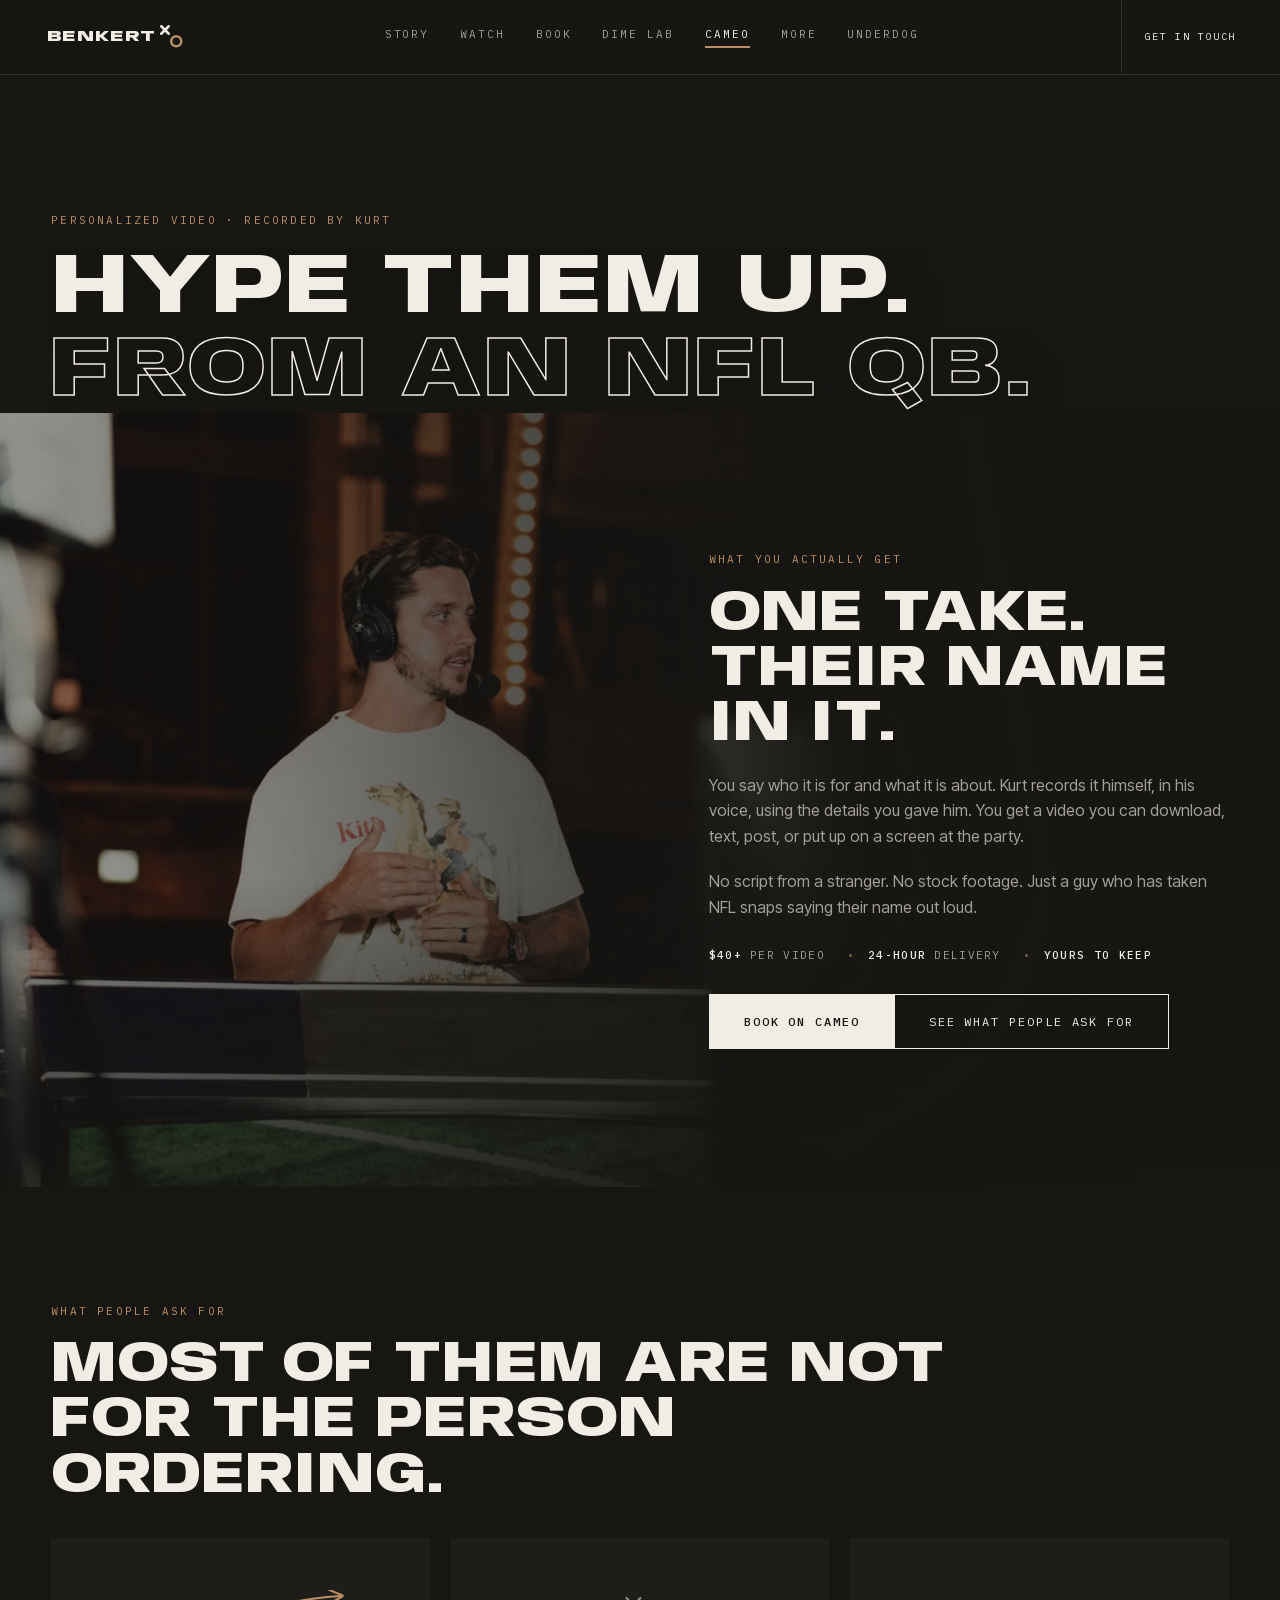
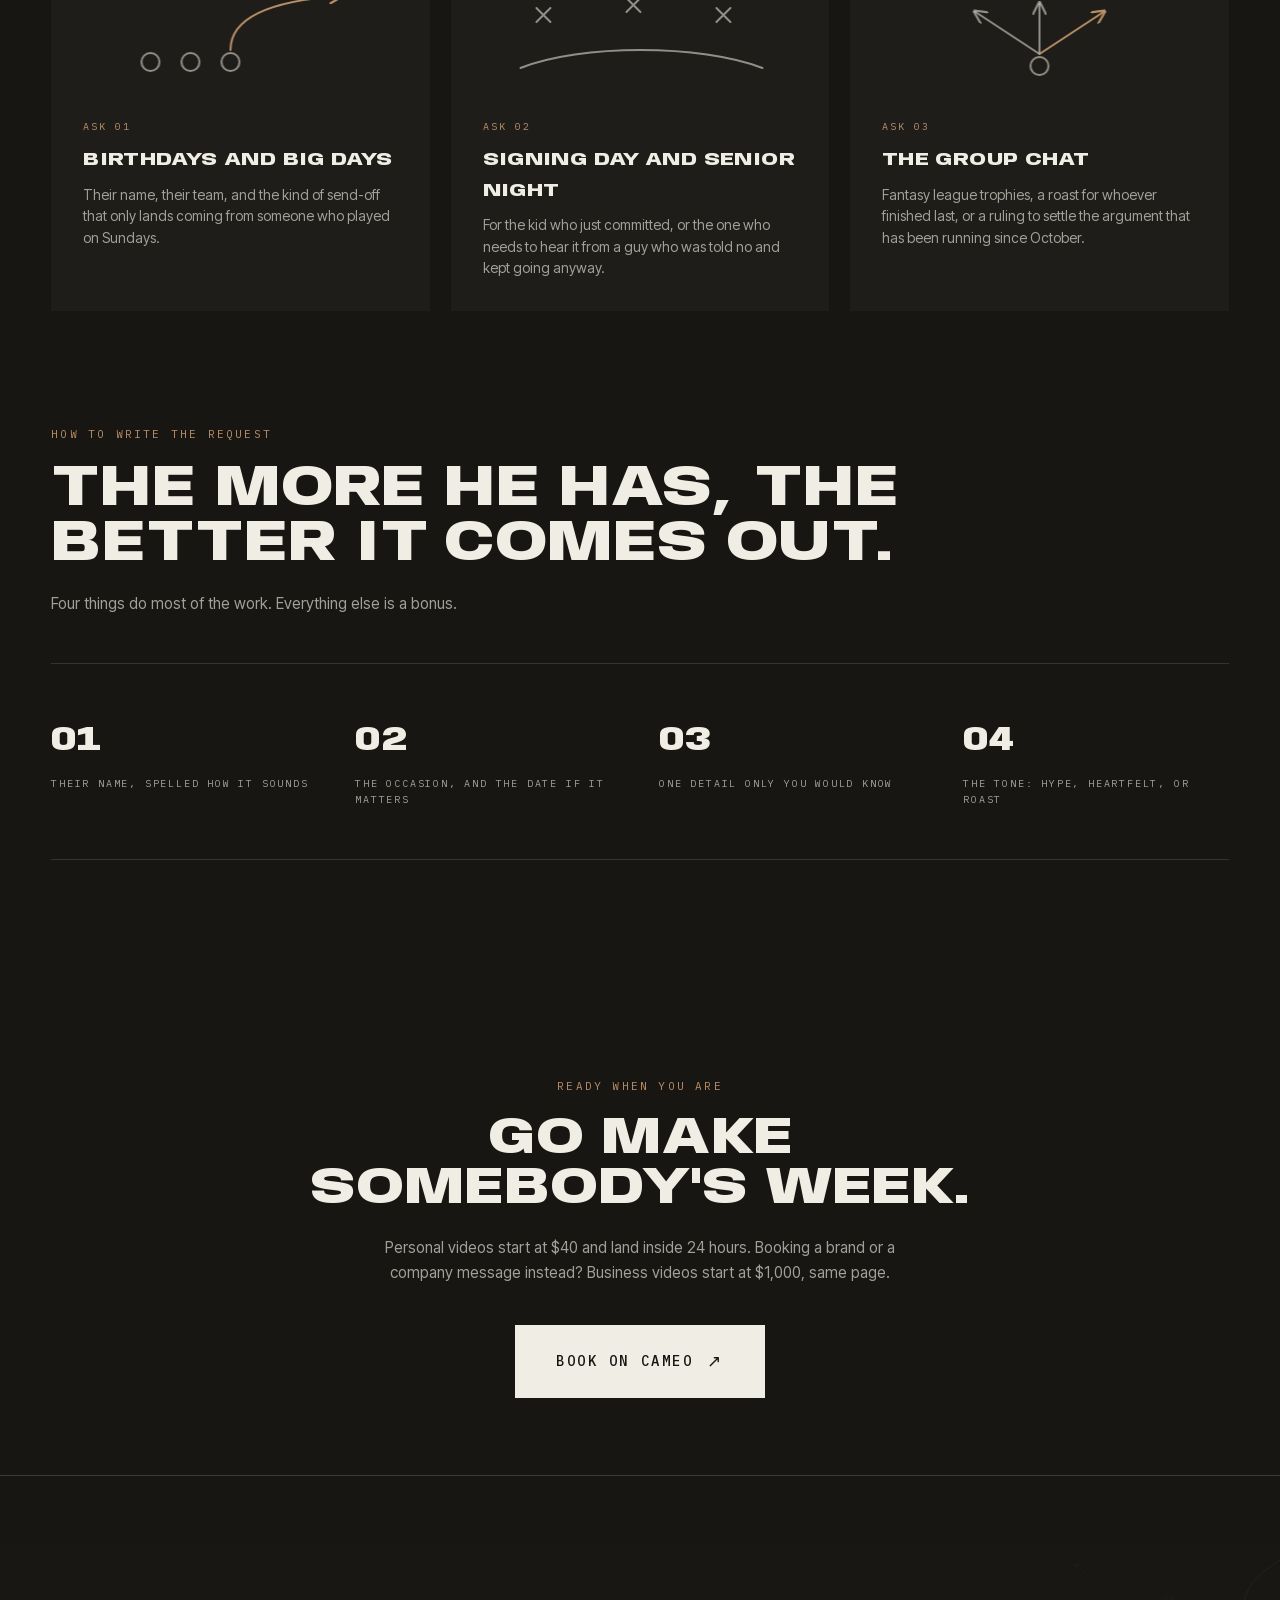
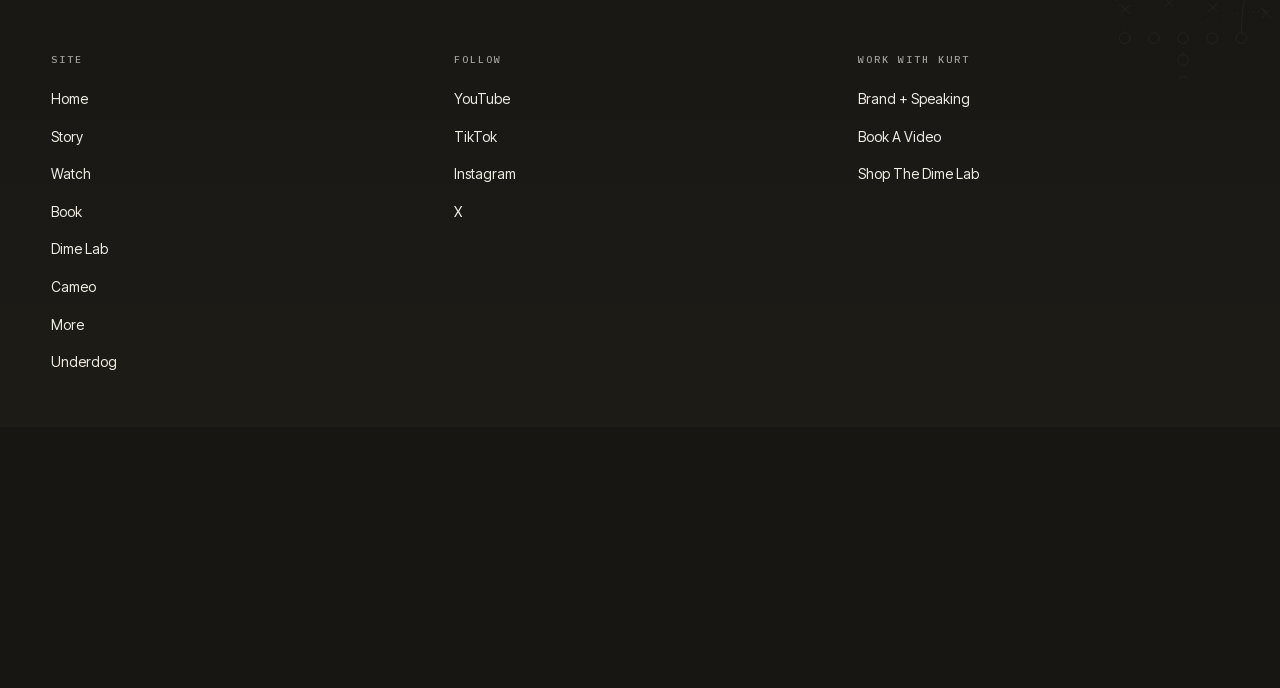
<file: cameo.html>
<!DOCTYPE html>
<html lang="en">
<head>
<meta charset="UTF-8">
<meta name="viewport" content="width=device-width, initial-scale=1.0">
<title>A Personalized Video From Kurt | Kurt Benkert</title>
<meta name="description" content="Book a personalized video from Kurt Benkert. Birthdays, signing day, senior night, fantasy trophies. Recorded by Kurt himself on Cameo.">
<link rel="canonical" href="https://kurtbenkert.com/cameo">
<meta property="og:type" content="website">
<meta property="og:site_name" content="Kurt Benkert">
<meta property="og:title" content="A Personalized Video From Kurt | Kurt Benkert">
<meta property="og:description" content="Book a personalized video from Kurt Benkert. Birthdays, signing day, senior night, fantasy trophies. Recorded by Kurt himself on Cameo.">
<meta property="og:url" content="https://kurtbenkert.com/cameo">
<meta property="og:image" content="https://kurtbenkert.com/img/cameo-set.jpg">
<meta name="twitter:card" content="summary_large_image">
<meta name="twitter:title" content="A Personalized Video From Kurt | Kurt Benkert">
<meta name="twitter:description" content="Book a personalized video from Kurt Benkert. Birthdays, signing day, senior night, fantasy trophies. Recorded by Kurt himself on Cameo.">
<meta name="twitter:image" content="https://kurtbenkert.com/img/cameo-set.jpg">
<link rel="icon" type="image/svg+xml" href="favicon.svg">
<link rel="apple-touch-icon" href="apple-touch-icon.png">
<link rel="preload" href="fonts/Anybody-300-900.woff2" as="font" type="font/woff2" crossorigin>
<link rel="preload" href="fonts/InterTight-400-600.woff2" as="font" type="font/woff2" crossorigin>
<link rel="stylesheet" href="fonts/fonts.css">
<link rel="stylesheet" href="css/main.css">
<script type="application/ld+json">
{
  "@context": "https://schema.org",
  "@type": "Service",
  "name": "Personalized Video From Kurt Benkert",
  "serviceType": "Personalized video message",
  "provider": {"@type": "Person", "name": "Kurt Benkert", "url": "https://kurtbenkert.com"},
  "url": "https://kurtbenkert.com/cameo",
  "areaServed": "Worldwide",
  "description": "A personalized video message recorded by former NFL quarterback Kurt Benkert, booked through Cameo."
}
</script>
</head>
<body>

<nav class="navbar">
  <div class="nav-shell">
    <a class="brand" href="index.html">BENKERT<span class="mk"><svg class="brandmark" viewBox="16 16 36 36" fill="none" aria-hidden="true"><path d="M18 18 L30 30 M30 18 L18 30" stroke="var(--chalk)" stroke-width="4" stroke-linecap="round"/><circle cx="42" cy="42" r="8" stroke="var(--leather-hi)" stroke-width="4"/></svg></span></a>
    <div class="links"><a href="index.html">Home</a><a href="story.html">Story</a><a href="watch.html">Watch</a><a href="book.html">Book</a><a href="dime-lab.html">Dime Lab</a><a href="cameo.html" class="on">Cameo</a><a href="more-nutrition.html">More</a><a href="underdog.html">Underdog</a></div>
    <a class="cta" href="contact.html">Get In Touch</a>
    <button class="nav-burger" type="button" aria-label="Open menu" aria-expanded="false" aria-controls="mobile-menu"><span class="bt">Menu</span><span class="bars"><span class="bl"></span><span class="bl"></span></span></button>
  </div>
</nav>
<div class="mobile-menu" id="mobile-menu" aria-hidden="true">
  <div class="mm-glow" aria-hidden="true"></div>
  <svg class="mm-plays" viewBox="0 0 600 460" fill="none" stroke="rgba(240,237,228,.9)" stroke-width="2" stroke-linecap="round" aria-hidden="true">
    <circle cx="120" cy="300" r="10"/><circle cx="168" cy="300" r="10"/><circle cx="216" cy="300" r="10"/><circle cx="264" cy="300" r="10"/><circle cx="216" cy="344" r="10"/>
    <path d="M112,236 l16,16 M128,236 l-16,16"/><path d="M204,222 l16,16 M220,222 l-16,16"/><path d="M304,244 l16,16 M320,244 l-16,16"/>
    <path d="M264,286 C264,222 276,192 318,164 L392,116" marker-end="url(#arr)"/>
    <path d="M120,286 C120,240 100,212 62,182" marker-end="url(#arr)" stroke-dasharray="1 10"/>
    <path d="M216,330 C216,282 258,262 320,254 L400,248" marker-end="url(#arr)" stroke-dasharray="1 10"/>
  </svg>
  <div class="mm-head" aria-hidden="true"></div>
  <nav class="mm-nav" aria-label="Mobile">
    <a class="mm-link" href="index.html"><span class="mm-i" style="--i:0"><i class="no">01</i><span class="tx">Home</span><span class="ar">&#8599;</span></span></a>
    <a class="mm-link" href="story.html"><span class="mm-i" style="--i:1"><i class="no">02</i><span class="tx">Story</span><span class="ar">&#8599;</span></span></a>
    <a class="mm-link" href="watch.html"><span class="mm-i" style="--i:2"><i class="no">03</i><span class="tx">Watch</span><span class="ar">&#8599;</span></span></a>
    <a class="mm-link" href="book.html"><span class="mm-i" style="--i:3"><i class="no">04</i><span class="tx">Book</span><span class="ar">&#8599;</span></span></a>
    <a class="mm-link" href="dime-lab.html"><span class="mm-i" style="--i:4"><i class="no">05</i><span class="tx">Dime Lab</span><span class="ar">&#8599;</span></span></a>
    <a class="mm-link on" href="cameo.html"><span class="mm-i" style="--i:5"><i class="no">06</i><span class="tx">Cameo</span><span class="ar">&#8599;</span></span></a>
    <a class="mm-link" href="more-nutrition.html"><span class="mm-i" style="--i:6"><i class="no">07</i><span class="tx">More</span><span class="ar">&#8599;</span></span></a>
    <a class="mm-link" href="underdog.html"><span class="mm-i" style="--i:7"><i class="no">08</i><span class="tx">Underdog</span><span class="ar">&#8599;</span></span></a>
    <a class="mm-link" href="contact.html"><span class="mm-i" style="--i:8"><i class="no">09</i><span class="tx">Contact</span><span class="ar">&#8599;</span></span></a>
  </nav>
  <div class="mm-foot">
    <a class="mm-cta" href="contact.html">Brand + Speaking Inquiries <span>&#8594;</span></a>
    <div class="mm-social"><a href="https://www.youtube.com/@KurtBenkert" target="_blank" rel="noopener">YouTube</a><a href="https://www.tiktok.com/@kurtbenkert" target="_blank" rel="noopener">TikTok</a><a href="https://www.instagram.com/kurtbenkert" target="_blank" rel="noopener">Instagram</a><a href="https://x.com/KurtBenkert" target="_blank" rel="noopener">X</a></div>
    <span class="mm-loc">Santa Rosa Beach, FL</span>
  </div>
</div>


<svg width="0" height="0" style="position:absolute;" aria-hidden="true">
  <defs>
    <marker id="arr" viewBox="0 0 10 10" refX="8" refY="5" markerWidth="7" markerHeight="7" orient="auto-start-reverse">
      <path d="M0,0 L10,5 L0,10" fill="none" stroke="rgba(240,237,228,.55)" stroke-width="1.6" stroke-linecap="round"/>
    </marker>
    <marker id="arrHi" viewBox="0 0 10 10" refX="8" refY="5" markerWidth="7" markerHeight="7" orient="auto-start-reverse">
      <path d="M0,0 L10,5 L0,10" fill="none" stroke="#B98F66" stroke-width="1.6" stroke-linecap="round"/>
    </marker>
    <g id="xo-field">
      <circle cx="180" cy="300" r="11"/><circle cx="240" cy="300" r="11"/><circle cx="300" cy="300" r="11"/><circle cx="360" cy="300" r="11"/><circle cx="420" cy="300" r="11"/>
      <circle cx="300" cy="345" r="11"/><circle cx="300" cy="390" r="11"/>
      <path d="M172,232 l18,18 M190,232 l-18,18"/>
      <path d="M262,218 l18,18 M280,218 l-18,18"/>
      <path d="M352,228 l18,18 M370,228 l-18,18"/>
      <path d="M462,240 l18,18 M480,240 l-18,18"/>
      <path d="M562,180 l18,18 M580,180 l-18,18"/>
      <path d="M420,286 C420,220 430,190 470,160 L540,110" marker-end="url(#arr)"/>
      <path d="M180,286 C180,240 160,210 120,180 L80,150" marker-end="url(#arr)" stroke-dasharray="1 10"/>
      <path d="M300,331 C300,280 340,260 400,250 L470,244" marker-end="url(#arr)" stroke-dasharray="1 10"/>
    </g>
  </defs>
</svg>

<main>
<section class="sect-pad" style="padding-top:calc(var(--nav-h) + clamp(48px,7vw,96px));padding-bottom:0;">
  <div class="wrap">
    <span class="kicker fade-in">PERSONALIZED VIDEO &middot; RECORDED BY KURT</span>
    <h1 class="hero-h" style="font-size:clamp(34px,6.6vw,96px);">
      <span class="mask"><span>HYPE THEM UP.</span></span>
      <span class="mask"><span class="stroke">FROM AN NFL QB.</span></span>
    </h1>
  </div>
</section>

<section class="photo-sect right cameoband">
  <div class="bg"></div>
  <div class="scrim"></div>
  <div class="inner wrap">
    <div class="copy">
      <span class="kicker">WHAT YOU ACTUALLY GET</span>
      <h2 class="h2">ONE TAKE.<br>THEIR NAME IN IT.</h2>
      <p>You say who it is for and what it is about. Kurt records it himself, in his voice, using the details you gave him. You get a video you can download, text, post, or put up on a screen at the party.</p>
      <p>No script from a stranger. No stock footage. Just a guy who has taken NFL snaps saying their name out loud.</p>
      <div class="chip-row" style="margin:26px 0 30px;">
        <!-- EDIT: price and delivery come off his Cameo profile. Check them when they move. -->
        <span class="chip"><b>$40+</b> PER VIDEO</span>
        <span class="chip"><b>24-HOUR</b> DELIVERY</span>
        <span class="chip"><b>YOURS TO KEEP</b></span>
      </div>
      <div class="btn-pair">
        <a class="btn solid" href="https://www.cameo.com/kurtbenkert" target="_blank" rel="noopener" data-magnet>Book On Cameo</a>
        <a class="btn" href="#asks">See What People Ask For</a>
      </div>
    </div>
  </div>
</section>

<section class="sect-pad" id="asks">
  <div class="wrap">
    <span class="kicker">WHAT PEOPLE ASK FOR</span>
    <h2 class="h2" style="max-width:940px;">MOST OF THEM ARE NOT FOR THE PERSON ORDERING.</h2>
    <div class="playcards" style="margin-top:34px;">
      <div class="playcard">
        <svg viewBox="0 0 300 120" fill="none" stroke="rgba(240,237,228,.55)" stroke-width="2" stroke-linecap="round" aria-hidden="true">
          <circle class="pc-o" cx="60" cy="92" r="9"/><circle class="pc-o" style="animation-delay:.1s" cx="100" cy="92" r="9"/><circle class="pc-o" style="animation-delay:.2s" cx="140" cy="92" r="9"/>
          <path class="pc-rt" pathLength="1" d="M140,80 C140,44 190,30 250,26" marker-end="url(#arrHi)" stroke="#B98F66"/>
        </svg>
        <span class="no">ASK 01</span>
        <div class="t">Birthdays And Big Days</div>
        <div class="d">Their name, their team, and the kind of send-off that only lands coming from someone who played on Sundays.</div>
      </div>
      <div class="playcard">
        <svg viewBox="0 0 300 120" fill="none" stroke="rgba(240,237,228,.55)" stroke-width="2" stroke-linecap="round" aria-hidden="true">
          <path d="M46,38 l14,14 M60,38 l-14,14"/><path d="M136,28 l14,14 M150,28 l-14,14"/><path d="M226,38 l14,14 M240,38 l-14,14"/>
          <path class="pc-rt" pathLength="1" d="M30,98 C90,74 210,74 272,98"/>
        </svg>
        <span class="no">ASK 02</span>
        <div class="t">Signing Day And Senior Night</div>
        <div class="d">For the kid who just committed, or the one who needs to hear it from a guy who was told no and kept going anyway.</div>
      </div>
      <div class="playcard">
        <svg viewBox="0 0 300 120" fill="none" stroke="rgba(240,237,228,.55)" stroke-width="2" stroke-linecap="round" aria-hidden="true">
          <circle class="pc-o" cx="150" cy="96" r="9"/>
          <path class="pc-rt" pathLength="1" d="M150,84 L86,42" marker-end="url(#arr)"/>
          <path class="pc-rt" pathLength="1" style="animation-delay:.18s" d="M150,84 L150,34" marker-end="url(#arr)"/>
          <path class="pc-rt" pathLength="1" style="animation-delay:.36s" d="M150,84 L214,42" marker-end="url(#arrHi)" stroke="#B98F66"/>
        </svg>
        <span class="no">ASK 03</span>
        <div class="t">The Group Chat</div>
        <div class="d">Fantasy league trophies, a roast for whoever finished last, or a ruling to settle the argument that has been running since October.</div>
      </div>
    </div>
  </div>
</section>

<section class="sect-pad" style="padding-top:0;">
  <div class="wrap">
    <span class="kicker">HOW TO WRITE THE REQUEST</span>
    <h2 class="h2" style="max-width:900px;">THE MORE HE HAS, THE BETTER IT COMES OUT.</h2>
    <p class="lede">Four things do most of the work. Everything else is a bonus.</p>
    <div class="statstrip" style="margin-top:clamp(30px,4vw,46px);">
      <div class="cell"><div class="v">01</div><div class="k">Their name, spelled how it sounds</div></div>
      <div class="cell"><div class="v">02</div><div class="k">The occasion, and the date if it matters</div></div>
      <div class="cell"><div class="v">03</div><div class="k">One detail only you would know</div></div>
      <div class="cell"><div class="v">04</div><div class="k">The tone: hype, heartfelt, or roast</div></div>
    </div>
  </div>
</section>

<section class="closer">
  <div class="wrap">
    <div class="closer__in">
      <span class="kicker">READY WHEN YOU ARE</span>
      <h2 class="h2">GO MAKE SOMEBODY'S WEEK.</h2>
      <p class="lede">Personal videos start at $40 and land inside 24 hours. Booking a brand or a company message instead? Business videos start at $1,000, same page.</p>
      <a class="btn solid storelink" href="https://www.cameo.com/kurtbenkert" target="_blank" rel="noopener" data-magnet>Book On Cameo <span>&#8599;</span></a>
    </div>
  </div>
</section>
</main>

<footer class="foot foot--slim">
  <svg class="bgplays" viewBox="0 0 1200 500" preserveAspectRatio="xMidYMid slice" fill="none" stroke="#F0EDE4" stroke-width="2" stroke-linecap="round" aria-hidden="true"><g transform="translate(600,40) scale(1.2)"><use href="#xo-field"/></g></svg>
  <div class="wrap">
    <div class="foot-grid">
      <div><h4>Site</h4><ul>
        <li><a href="index.html">Home</a></li>
        <li><a href="story.html">Story</a></li>
        <li><a href="watch.html">Watch</a></li>
        <li><a href="book.html">Book</a></li>
        <li><a href="dime-lab.html">Dime Lab</a></li>
        <li><a href="cameo.html">Cameo</a></li>
        <li><a href="more-nutrition.html">More</a></li>
        <li><a href="underdog.html">Underdog</a></li>
      </ul></div>
      <div><h4>Follow</h4><ul><li><a href="https://www.youtube.com/@KurtBenkert" target="_blank" rel="noopener">YouTube</a></li><li><a href="https://www.tiktok.com/@kurtbenkert" target="_blank" rel="noopener">TikTok</a></li><li><a href="https://www.instagram.com/kurtbenkert" target="_blank" rel="noopener">Instagram</a></li><li><a href="https://x.com/KurtBenkert" target="_blank" rel="noopener">X</a></li></ul></div>
      <div><h4>Work With Kurt</h4><ul>
        <li><a href="contact.html">Brand + Speaking</a></li>
        <li><a href="https://www.cameo.com/kurtbenkert" target="_blank" rel="noopener">Book A Video</a></li>
        <li><a href="https://thedimelab.com" target="_blank" rel="noopener">Shop The Dime Lab</a></li>
      </ul></div>
    </div>
  </div>
  </footer>
<div class="foot-mark-space" aria-hidden="true"></div>
<div class="foot-mark">
<div class="yardline" style="border-bottom:none;" aria-hidden="true"><div class="marks"><span>10</span><span>20</span><span>30</span><span>40</span><span>50</span><span>40</span><span>30</span><span>20</span><span>10</span></div></div>
  <div class="wordmark">BENKERT<span class="mk"><svg class="brandmark" viewBox="16 16 36 36" fill="none" aria-hidden="true"><path d="M18 18 L30 30 M30 18 L18 30" stroke="var(--chalk)" stroke-width="4" stroke-linecap="round"/><circle cx="42" cy="42" r="8" stroke="var(--leather-hi)" stroke-width="4"/></svg></span></div>
  <div class="wrap">
    <div class="foot-bottom">
      <span class="mono">&copy; 2026 KURT BENKERT &middot; ALL RIGHTS RESERVED</span>
      <span class="mono">SITE BY <a href="https://ryderschilling.com">RYDER SCHILLING</a></span>
    </div>
  </div>
</div>
<script src="js/gsap.min.js"></script>
<script src="js/ScrollTrigger.min.js"></script>
<script src="js/lenis.min.js"></script>
<script src="js/main.js"></script>
</body>
</html>
</file>
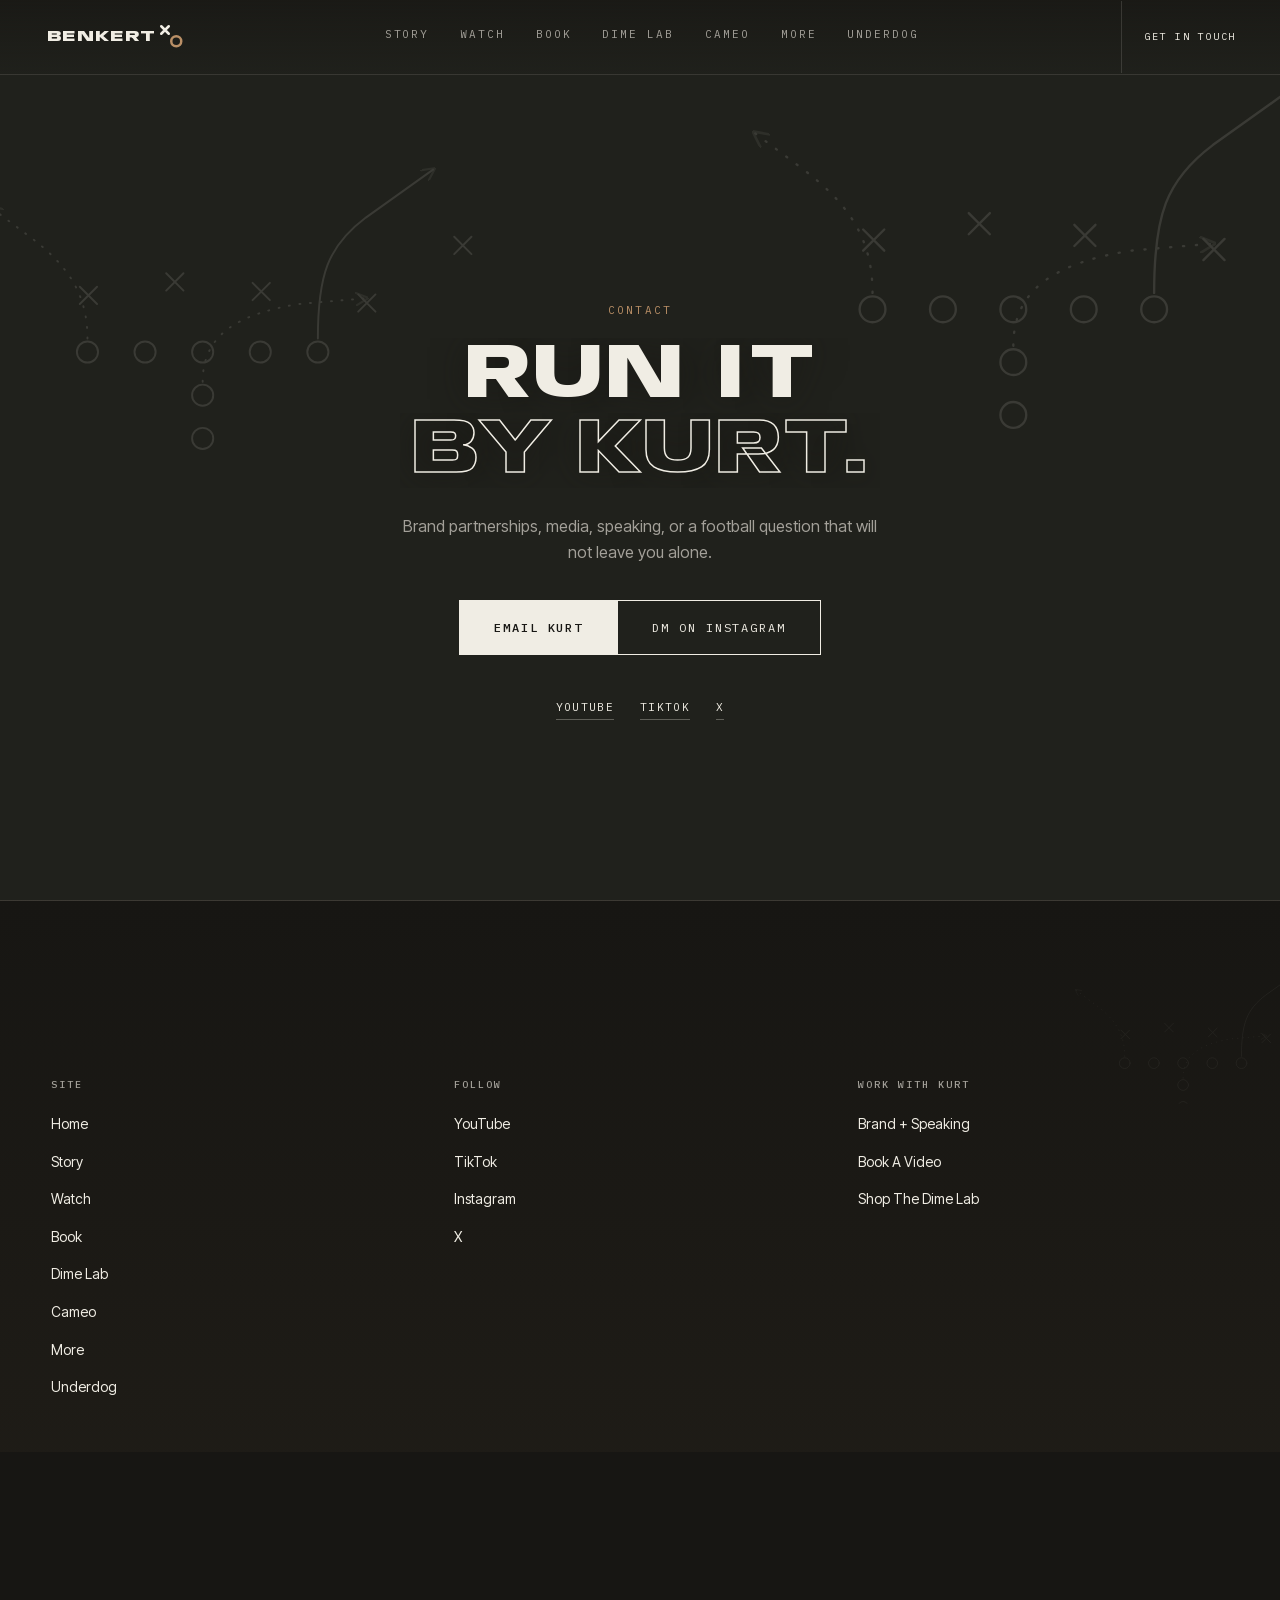
<file: contact.html>
<!DOCTYPE html>
<html lang="en">
<head>
<meta charset="UTF-8">
<meta name="viewport" content="width=device-width, initial-scale=1.0">
<title>Contact | Kurt Benkert</title>
<meta name="description" content="Brand partnerships, media, and speaking inquiries for Kurt Benkert.">
<link rel="canonical" href="https://kurtbenkert.com/contact">
<meta property="og:type" content="website">
<meta property="og:site_name" content="Kurt Benkert">
<meta property="og:title" content="Contact | Kurt Benkert">
<meta property="og:description" content="Brand partnerships, media, and speaking inquiries for Kurt Benkert.">
<meta property="og:url" content="https://kurtbenkert.com/contact">
<meta property="og:image" content="https://kurtbenkert.com/img/packers-lambeau.jpg">
<meta name="twitter:card" content="summary_large_image">
<meta name="twitter:title" content="Contact | Kurt Benkert">
<meta name="twitter:description" content="Brand partnerships, media, and speaking inquiries for Kurt Benkert.">
<meta name="twitter:image" content="https://kurtbenkert.com/img/packers-lambeau.jpg">
<link rel="icon" type="image/svg+xml" href="favicon.svg">
<link rel="apple-touch-icon" href="apple-touch-icon.png">
<link rel="preload" href="fonts/Anybody-300-900.woff2" as="font" type="font/woff2" crossorigin>
<link rel="preload" href="fonts/InterTight-400-600.woff2" as="font" type="font/woff2" crossorigin>
<link rel="stylesheet" href="fonts/fonts.css">
<link rel="stylesheet" href="css/main.css">

</head>
<body>

<nav class="navbar">
  <div class="nav-shell">
    <a class="brand" href="index.html">BENKERT<span class="mk"><svg class="brandmark" viewBox="16 16 36 36" fill="none" aria-hidden="true"><path d="M18 18 L30 30 M30 18 L18 30" stroke="var(--chalk)" stroke-width="4" stroke-linecap="round"/><circle cx="42" cy="42" r="8" stroke="var(--leather-hi)" stroke-width="4"/></svg></span></a>
    <div class="links"><a href="index.html">Home</a><a href="story.html">Story</a><a href="watch.html">Watch</a><a href="book.html">Book</a><a href="dime-lab.html">Dime Lab</a><a href="cameo.html">Cameo</a><a href="more-nutrition.html">More</a><a href="underdog.html">Underdog</a></div>
    <a class="cta" href="contact.html">Get In Touch</a>
    <button class="nav-burger" type="button" aria-label="Open menu" aria-expanded="false" aria-controls="mobile-menu"><span class="bt">Menu</span><span class="bars"><span class="bl"></span><span class="bl"></span></span></button>
  </div>
</nav>
<div class="mobile-menu" id="mobile-menu" aria-hidden="true">
  <div class="mm-glow" aria-hidden="true"></div>
  <svg class="mm-plays" viewBox="0 0 600 460" fill="none" stroke="rgba(240,237,228,.9)" stroke-width="2" stroke-linecap="round" aria-hidden="true">
    <circle cx="120" cy="300" r="10"/><circle cx="168" cy="300" r="10"/><circle cx="216" cy="300" r="10"/><circle cx="264" cy="300" r="10"/><circle cx="216" cy="344" r="10"/>
    <path d="M112,236 l16,16 M128,236 l-16,16"/><path d="M204,222 l16,16 M220,222 l-16,16"/><path d="M304,244 l16,16 M320,244 l-16,16"/>
    <path d="M264,286 C264,222 276,192 318,164 L392,116" marker-end="url(#arr)"/>
    <path d="M120,286 C120,240 100,212 62,182" marker-end="url(#arr)" stroke-dasharray="1 10"/>
    <path d="M216,330 C216,282 258,262 320,254 L400,248" marker-end="url(#arr)" stroke-dasharray="1 10"/>
  </svg>
  <div class="mm-head" aria-hidden="true"></div>
  <nav class="mm-nav" aria-label="Mobile">
    <a class="mm-link" href="index.html"><span class="mm-i" style="--i:0"><i class="no">01</i><span class="tx">Home</span><span class="ar">&#8599;</span></span></a>
    <a class="mm-link" href="story.html"><span class="mm-i" style="--i:1"><i class="no">02</i><span class="tx">Story</span><span class="ar">&#8599;</span></span></a>
    <a class="mm-link" href="watch.html"><span class="mm-i" style="--i:2"><i class="no">03</i><span class="tx">Watch</span><span class="ar">&#8599;</span></span></a>
    <a class="mm-link" href="book.html"><span class="mm-i" style="--i:3"><i class="no">04</i><span class="tx">Book</span><span class="ar">&#8599;</span></span></a>
    <a class="mm-link" href="dime-lab.html"><span class="mm-i" style="--i:4"><i class="no">05</i><span class="tx">Dime Lab</span><span class="ar">&#8599;</span></span></a>
    <a class="mm-link" href="cameo.html"><span class="mm-i" style="--i:5"><i class="no">06</i><span class="tx">Cameo</span><span class="ar">&#8599;</span></span></a>
    <a class="mm-link" href="more-nutrition.html"><span class="mm-i" style="--i:6"><i class="no">07</i><span class="tx">More</span><span class="ar">&#8599;</span></span></a>
    <a class="mm-link" href="underdog.html"><span class="mm-i" style="--i:7"><i class="no">08</i><span class="tx">Underdog</span><span class="ar">&#8599;</span></span></a>
    <a class="mm-link on" href="contact.html"><span class="mm-i" style="--i:8"><i class="no">09</i><span class="tx">Contact</span><span class="ar">&#8599;</span></span></a>
  </nav>
  <div class="mm-foot">
    <a class="mm-cta" href="contact.html">Brand + Speaking Inquiries <span>&#8594;</span></a>
    <div class="mm-social"><a href="https://www.youtube.com/@KurtBenkert" target="_blank" rel="noopener">YouTube</a><a href="https://www.tiktok.com/@kurtbenkert" target="_blank" rel="noopener">TikTok</a><a href="https://www.instagram.com/kurtbenkert" target="_blank" rel="noopener">Instagram</a><a href="https://x.com/KurtBenkert" target="_blank" rel="noopener">X</a></div>
    <span class="mm-loc">Santa Rosa Beach, FL</span>
  </div>
</div>


<svg width="0" height="0" style="position:absolute;" aria-hidden="true">
  <defs>
    <marker id="arr" viewBox="0 0 10 10" refX="8" refY="5" markerWidth="7" markerHeight="7" orient="auto-start-reverse">
      <path d="M0,0 L10,5 L0,10" fill="none" stroke="rgba(240,237,228,.55)" stroke-width="1.6" stroke-linecap="round"/>
    </marker>
    <marker id="arrHi" viewBox="0 0 10 10" refX="8" refY="5" markerWidth="7" markerHeight="7" orient="auto-start-reverse">
      <path d="M0,0 L10,5 L0,10" fill="none" stroke="#B98F66" stroke-width="1.6" stroke-linecap="round"/>
    </marker>
    <g id="xo-field">
      <circle cx="180" cy="300" r="11"/><circle cx="240" cy="300" r="11"/><circle cx="300" cy="300" r="11"/><circle cx="360" cy="300" r="11"/><circle cx="420" cy="300" r="11"/>
      <circle cx="300" cy="345" r="11"/><circle cx="300" cy="390" r="11"/>
      <path d="M172,232 l18,18 M190,232 l-18,18"/>
      <path d="M262,218 l18,18 M280,218 l-18,18"/>
      <path d="M352,228 l18,18 M370,228 l-18,18"/>
      <path d="M462,240 l18,18 M480,240 l-18,18"/>
      <path d="M562,180 l18,18 M580,180 l-18,18"/>
      <path d="M420,286 C420,220 430,190 470,160 L540,110" marker-end="url(#arr)"/>
      <path d="M180,286 C180,240 160,210 120,180 L80,150" marker-end="url(#arr)" stroke-dasharray="1 10"/>
      <path d="M300,331 C300,280 340,260 400,250 L470,244" marker-end="url(#arr)" stroke-dasharray="1 10"/>
    </g>
  </defs>
</svg>

<main>
<section class="contact-board">
  <svg class="bgplays" viewBox="0 0 1200 500" preserveAspectRatio="xMidYMid slice" fill="none" stroke="#F0EDE4" stroke-width="2" stroke-linecap="round" aria-hidden="true"><g transform="translate(-80,60) scale(.9)"><use href="#xo-field"/></g><g transform="translate(620,-40) scale(1.1)"><use href="#xo-field"/></g></svg>
  <div class="inner">
    <span class="kicker fade-in">CONTACT</span>
    <h1 class="hero-h" style="font-size:clamp(38px,6vw,84px);">
      <span class="mask"><span>RUN IT</span></span>
      <span class="mask"><span class="stroke">BY KURT.</span></span>
    </h1>
    <p class="sub fade-in d1" style="margin:26px auto 34px;max-width:480px;color:var(--chalk-dim);">Brand partnerships, media, speaking, or a football question that will not leave you alone.</p>
    <div class="btn-pair fade-in d2" style="justify-content:center;">
      <a class="btn solid" href="mailto:hello@kurtbenkert.com?subject=Inquiry%20via%20kurtbenkert.com" data-magnet>Email Kurt</a>
      <a class="btn" href="https://www.instagram.com/kurtbenkert" target="_blank" rel="noopener">DM On Instagram</a>
    </div>
    <div class="chip-row links fade-in d2" style="justify-content:center;margin-top:44px;">
      <a class="chip" href="https://www.youtube.com/@KurtBenkert" target="_blank" rel="noopener">YOUTUBE</a>
      <a class="chip" href="https://www.tiktok.com/@kurtbenkert" target="_blank" rel="noopener">TIKTOK</a>
      <a class="chip" href="https://x.com/KurtBenkert" target="_blank" rel="noopener">X</a>
    </div>
  </div>
</section>
</main>

<footer class="foot foot--slim">
  <svg class="bgplays" viewBox="0 0 1200 500" preserveAspectRatio="xMidYMid slice" fill="none" stroke="#F0EDE4" stroke-width="2" stroke-linecap="round" aria-hidden="true"><g transform="translate(600,40) scale(1.2)"><use href="#xo-field"/></g></svg>
  <div class="wrap">
    <div class="foot-grid">
      <div><h4>Site</h4><ul>
        <li><a href="index.html">Home</a></li>
        <li><a href="story.html">Story</a></li>
        <li><a href="watch.html">Watch</a></li>
        <li><a href="book.html">Book</a></li>
        <li><a href="dime-lab.html">Dime Lab</a></li>
        <li><a href="cameo.html">Cameo</a></li>
        <li><a href="more-nutrition.html">More</a></li>
        <li><a href="underdog.html">Underdog</a></li>
      </ul></div>
      <div><h4>Follow</h4><ul><li><a href="https://www.youtube.com/@KurtBenkert" target="_blank" rel="noopener">YouTube</a></li><li><a href="https://www.tiktok.com/@kurtbenkert" target="_blank" rel="noopener">TikTok</a></li><li><a href="https://www.instagram.com/kurtbenkert" target="_blank" rel="noopener">Instagram</a></li><li><a href="https://x.com/KurtBenkert" target="_blank" rel="noopener">X</a></li></ul></div>
      <div><h4>Work With Kurt</h4><ul>
        <li><a href="contact.html">Brand + Speaking</a></li>
        <li><a href="https://www.cameo.com/kurtbenkert" target="_blank" rel="noopener">Book A Video</a></li>
        <li><a href="https://thedimelab.com" target="_blank" rel="noopener">Shop The Dime Lab</a></li>
      </ul></div>
    </div>
  </div>
  </footer>
<div class="foot-mark-space" aria-hidden="true"></div>
<div class="foot-mark">
<div class="yardline" style="border-bottom:none;" aria-hidden="true"><div class="marks"><span>10</span><span>20</span><span>30</span><span>40</span><span>50</span><span>40</span><span>30</span><span>20</span><span>10</span></div></div>
  <div class="wordmark">BENKERT<span class="mk"><svg class="brandmark" viewBox="16 16 36 36" fill="none" aria-hidden="true"><path d="M18 18 L30 30 M30 18 L18 30" stroke="var(--chalk)" stroke-width="4" stroke-linecap="round"/><circle cx="42" cy="42" r="8" stroke="var(--leather-hi)" stroke-width="4"/></svg></span></div>
  <div class="wrap">
    <div class="foot-bottom">
      <span class="mono">&copy; 2026 KURT BENKERT &middot; ALL RIGHTS RESERVED</span>
      <span class="mono">SITE BY <a href="https://ryderschilling.com">RYDER SCHILLING</a></span>
    </div>
  </div>
</div>
<script src="js/gsap.min.js"></script>
<script src="js/ScrollTrigger.min.js"></script>
<script src="js/lenis.min.js"></script>
<script src="js/main.js"></script>
</body>
</html>
</file>
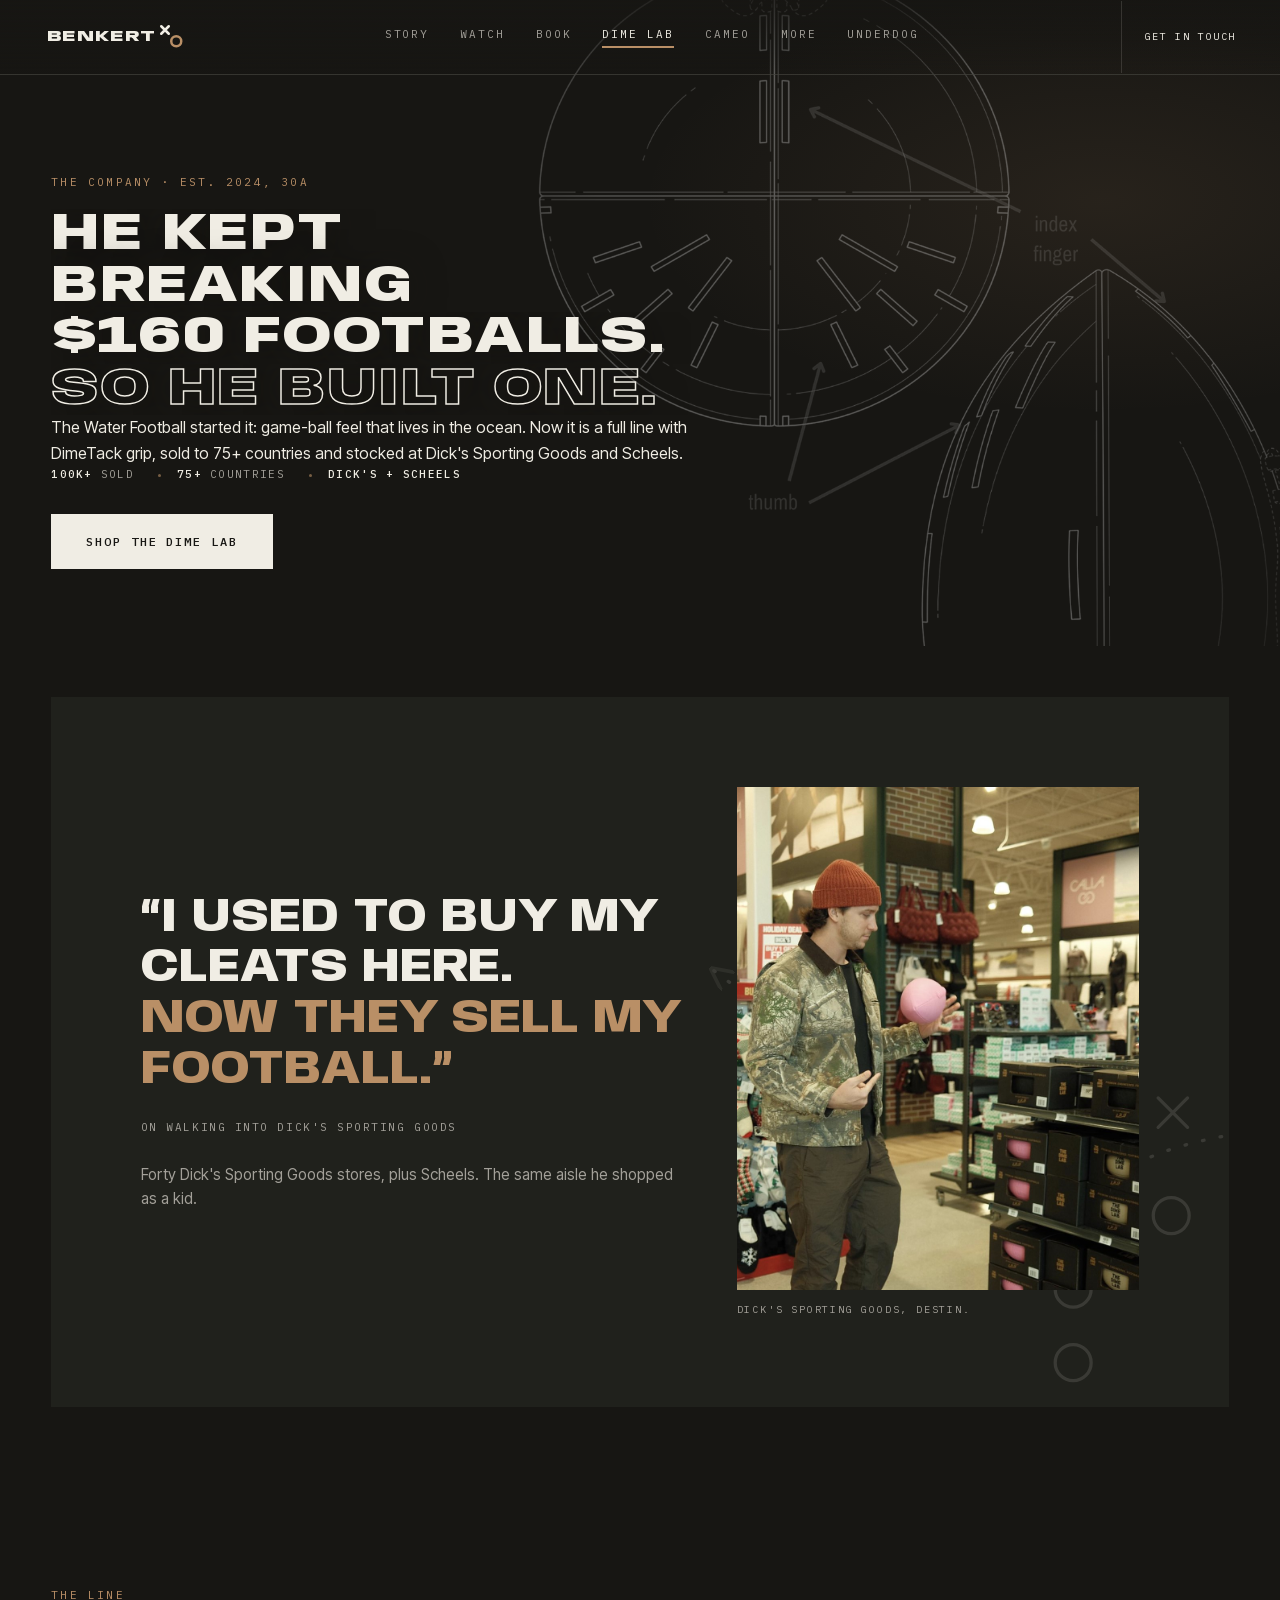
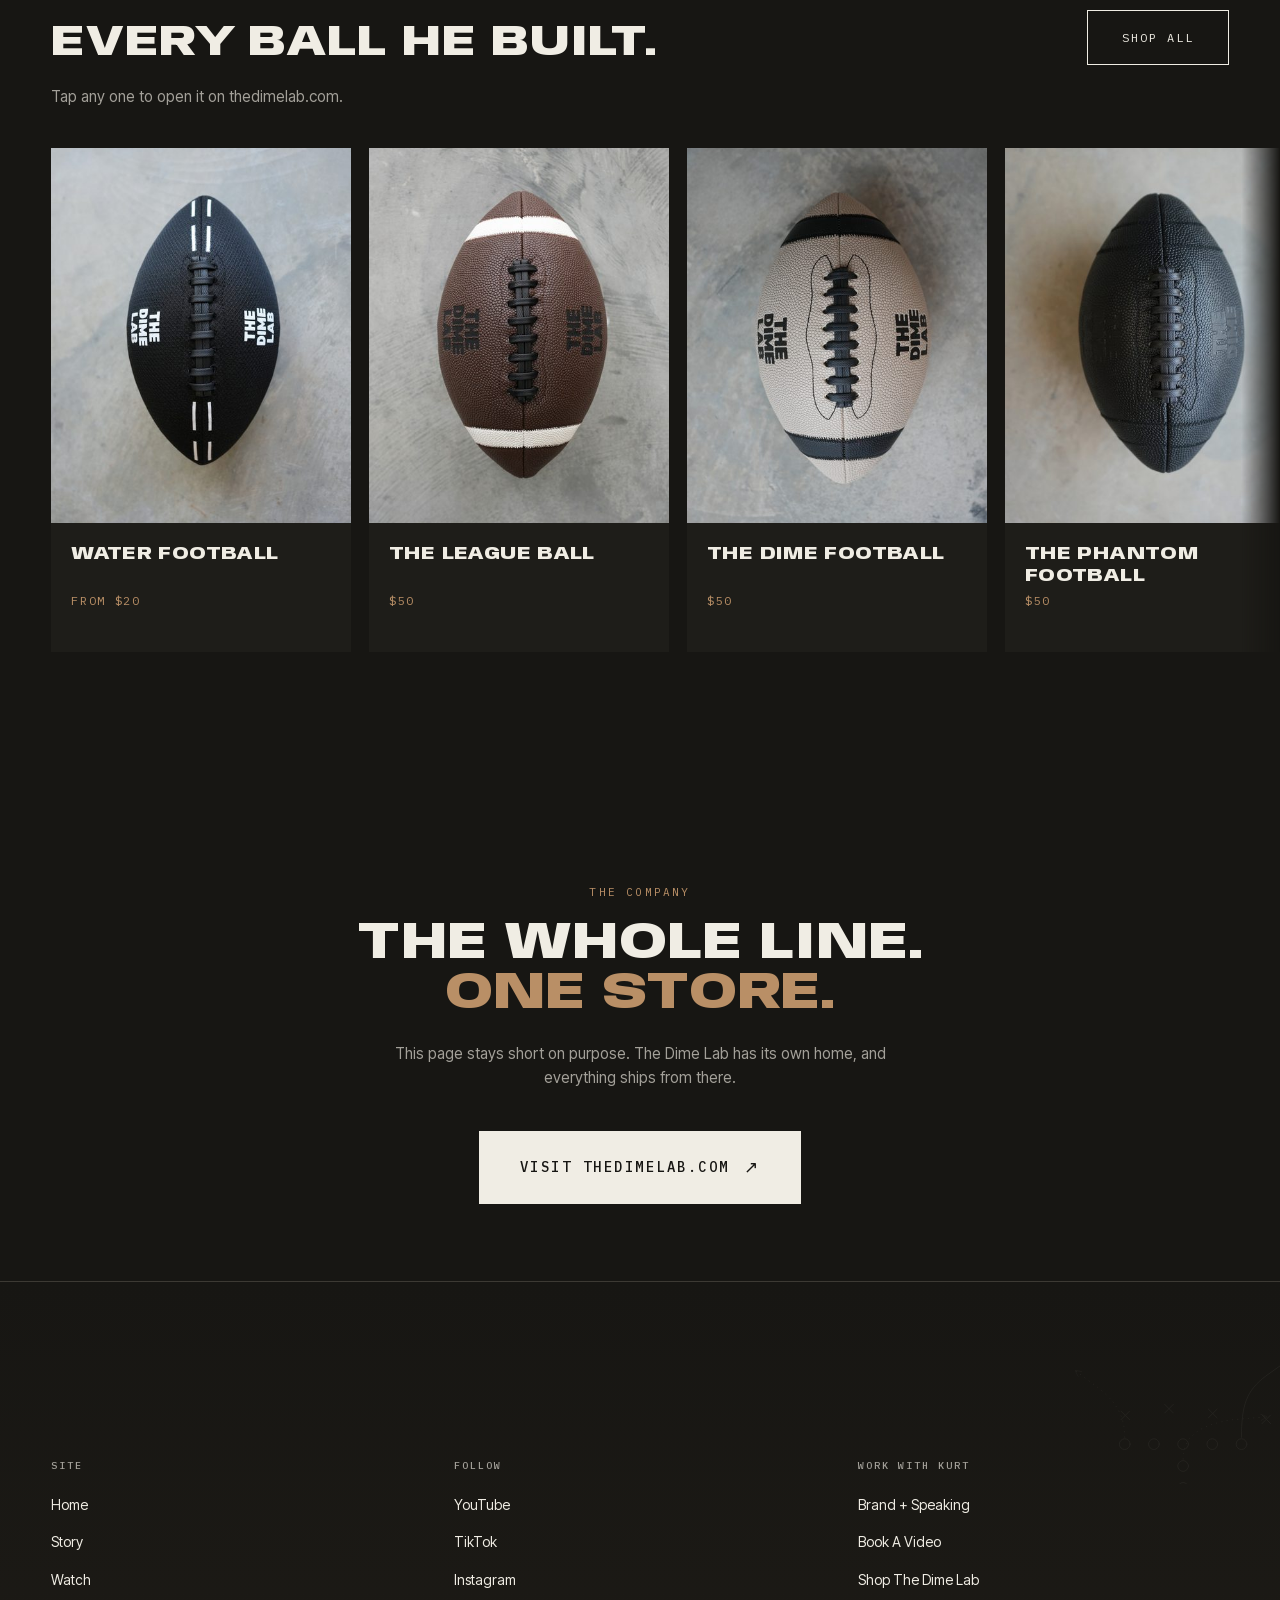
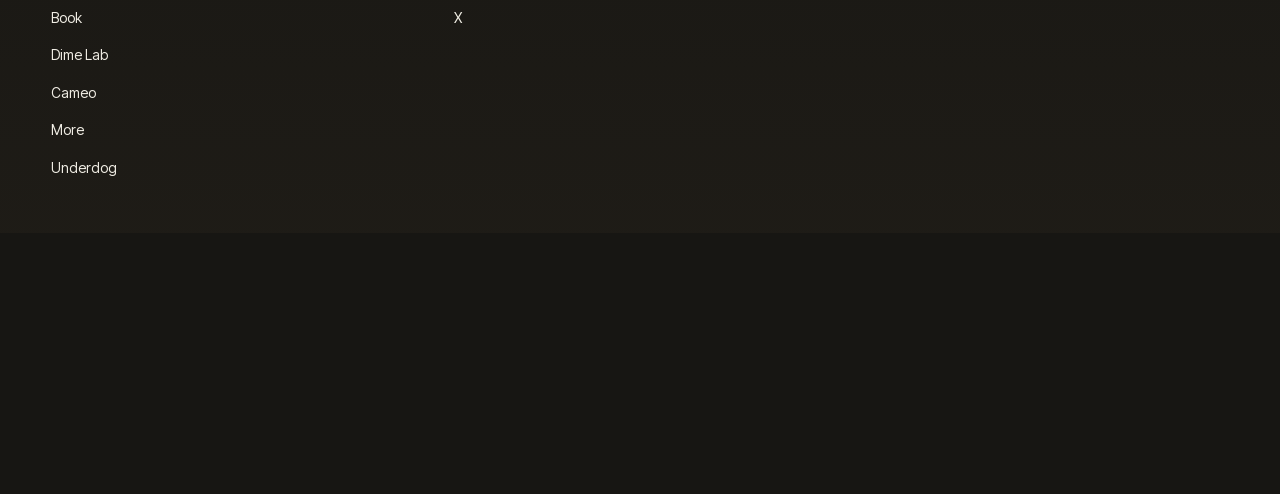
<file: dime-lab.html>
<!DOCTYPE html>
<html lang="en">
<head>
<meta charset="UTF-8">
<meta name="viewport" content="width=device-width, initial-scale=1.0">
<title>The Dime Lab | Kurt Benkert</title>
<meta name="description" content="Kurt Benkert kept destroying footballs on the beach at 30A, so he built a better one. 100k+ sold, stocked at Dick's Sporting Goods and Scheels.">
<link rel="canonical" href="https://kurtbenkert.com/dime-lab">
<meta property="og:type" content="website">
<meta property="og:site_name" content="Kurt Benkert">
<meta property="og:title" content="The Dime Lab | Kurt Benkert">
<meta property="og:description" content="Kurt Benkert kept destroying footballs on the beach at 30A, so he built a better one. 100k+ sold, stocked at Dick's Sporting Goods and Scheels.">
<meta property="og:url" content="https://kurtbenkert.com/dime-lab">
<meta property="og:image" content="https://kurtbenkert.com/img/packers-lambeau.jpg">
<meta name="twitter:card" content="summary_large_image">
<meta name="twitter:title" content="The Dime Lab | Kurt Benkert">
<meta name="twitter:description" content="Kurt Benkert kept destroying footballs on the beach at 30A, so he built a better one. 100k+ sold, stocked at Dick's Sporting Goods and Scheels.">
<meta name="twitter:image" content="https://kurtbenkert.com/img/packers-lambeau.jpg">
<link rel="icon" type="image/svg+xml" href="favicon.svg">
<link rel="apple-touch-icon" href="apple-touch-icon.png">
<link rel="preload" href="fonts/Anybody-300-900.woff2" as="font" type="font/woff2" crossorigin>
<link rel="preload" href="fonts/InterTight-400-600.woff2" as="font" type="font/woff2" crossorigin>
<link rel="stylesheet" href="fonts/fonts.css">
<link rel="stylesheet" href="css/main.css">
<script type="application/ld+json">
{
  "@context": "https://schema.org",
  "@type": "Organization",
  "name": "The Dime Lab",
  "url": "https://thedimelab.com",
  "founder": {"@type": "Person", "name": "Kurt Benkert"},
  "foundingDate": "2024",
  "foundingLocation": "Santa Rosa Beach, FL",
  "description": "Premium engineered footballs, including the original Water Football with DimeTack grip."
}
</script>
</head>
<body>

<nav class="navbar">
  <div class="nav-shell">
    <a class="brand" href="index.html">BENKERT<span class="mk"><svg class="brandmark" viewBox="16 16 36 36" fill="none" aria-hidden="true"><path d="M18 18 L30 30 M30 18 L18 30" stroke="var(--chalk)" stroke-width="4" stroke-linecap="round"/><circle cx="42" cy="42" r="8" stroke="var(--leather-hi)" stroke-width="4"/></svg></span></a>
    <div class="links"><a href="index.html">Home</a><a href="story.html">Story</a><a href="watch.html">Watch</a><a href="book.html">Book</a><a href="dime-lab.html" class="on">Dime Lab</a><a href="cameo.html">Cameo</a><a href="more-nutrition.html">More</a><a href="underdog.html">Underdog</a></div>
    <a class="cta" href="contact.html">Get In Touch</a>
    <button class="nav-burger" type="button" aria-label="Open menu" aria-expanded="false" aria-controls="mobile-menu"><span class="bt">Menu</span><span class="bars"><span class="bl"></span><span class="bl"></span></span></button>
  </div>
</nav>
<div class="mobile-menu" id="mobile-menu" aria-hidden="true">
  <div class="mm-glow" aria-hidden="true"></div>
  <svg class="mm-plays" viewBox="0 0 600 460" fill="none" stroke="rgba(240,237,228,.9)" stroke-width="2" stroke-linecap="round" aria-hidden="true">
    <circle cx="120" cy="300" r="10"/><circle cx="168" cy="300" r="10"/><circle cx="216" cy="300" r="10"/><circle cx="264" cy="300" r="10"/><circle cx="216" cy="344" r="10"/>
    <path d="M112,236 l16,16 M128,236 l-16,16"/><path d="M204,222 l16,16 M220,222 l-16,16"/><path d="M304,244 l16,16 M320,244 l-16,16"/>
    <path d="M264,286 C264,222 276,192 318,164 L392,116" marker-end="url(#arr)"/>
    <path d="M120,286 C120,240 100,212 62,182" marker-end="url(#arr)" stroke-dasharray="1 10"/>
    <path d="M216,330 C216,282 258,262 320,254 L400,248" marker-end="url(#arr)" stroke-dasharray="1 10"/>
  </svg>
  <div class="mm-head" aria-hidden="true"></div>
  <nav class="mm-nav" aria-label="Mobile">
    <a class="mm-link" href="index.html"><span class="mm-i" style="--i:0"><i class="no">01</i><span class="tx">Home</span><span class="ar">&#8599;</span></span></a>
    <a class="mm-link" href="story.html"><span class="mm-i" style="--i:1"><i class="no">02</i><span class="tx">Story</span><span class="ar">&#8599;</span></span></a>
    <a class="mm-link" href="watch.html"><span class="mm-i" style="--i:2"><i class="no">03</i><span class="tx">Watch</span><span class="ar">&#8599;</span></span></a>
    <a class="mm-link" href="book.html"><span class="mm-i" style="--i:3"><i class="no">04</i><span class="tx">Book</span><span class="ar">&#8599;</span></span></a>
    <a class="mm-link on" href="dime-lab.html"><span class="mm-i" style="--i:4"><i class="no">05</i><span class="tx">Dime Lab</span><span class="ar">&#8599;</span></span></a>
    <a class="mm-link" href="cameo.html"><span class="mm-i" style="--i:5"><i class="no">06</i><span class="tx">Cameo</span><span class="ar">&#8599;</span></span></a>
    <a class="mm-link" href="more-nutrition.html"><span class="mm-i" style="--i:6"><i class="no">07</i><span class="tx">More</span><span class="ar">&#8599;</span></span></a>
    <a class="mm-link" href="underdog.html"><span class="mm-i" style="--i:7"><i class="no">08</i><span class="tx">Underdog</span><span class="ar">&#8599;</span></span></a>
    <a class="mm-link" href="contact.html"><span class="mm-i" style="--i:8"><i class="no">09</i><span class="tx">Contact</span><span class="ar">&#8599;</span></span></a>
  </nav>
  <div class="mm-foot">
    <a class="mm-cta" href="contact.html">Brand + Speaking Inquiries <span>&#8594;</span></a>
    <div class="mm-social"><a href="https://www.youtube.com/@KurtBenkert" target="_blank" rel="noopener">YouTube</a><a href="https://www.tiktok.com/@kurtbenkert" target="_blank" rel="noopener">TikTok</a><a href="https://www.instagram.com/kurtbenkert" target="_blank" rel="noopener">Instagram</a><a href="https://x.com/KurtBenkert" target="_blank" rel="noopener">X</a></div>
    <span class="mm-loc">Santa Rosa Beach, FL</span>
  </div>
</div>


<svg width="0" height="0" style="position:absolute;" aria-hidden="true">
  <defs>
    <marker id="arr" viewBox="0 0 10 10" refX="8" refY="5" markerWidth="7" markerHeight="7" orient="auto-start-reverse">
      <path d="M0,0 L10,5 L0,10" fill="none" stroke="rgba(240,237,228,.55)" stroke-width="1.6" stroke-linecap="round"/>
    </marker>
    <marker id="arrHi" viewBox="0 0 10 10" refX="8" refY="5" markerWidth="7" markerHeight="7" orient="auto-start-reverse">
      <path d="M0,0 L10,5 L0,10" fill="none" stroke="#B98F66" stroke-width="1.6" stroke-linecap="round"/>
    </marker>
    <g id="xo-field">
      <circle cx="180" cy="300" r="11"/><circle cx="240" cy="300" r="11"/><circle cx="300" cy="300" r="11"/><circle cx="360" cy="300" r="11"/><circle cx="420" cy="300" r="11"/>
      <circle cx="300" cy="345" r="11"/><circle cx="300" cy="390" r="11"/>
      <path d="M172,232 l18,18 M190,232 l-18,18"/>
      <path d="M262,218 l18,18 M280,218 l-18,18"/>
      <path d="M352,228 l18,18 M370,228 l-18,18"/>
      <path d="M462,240 l18,18 M480,240 l-18,18"/>
      <path d="M562,180 l18,18 M580,180 l-18,18"/>
      <path d="M420,286 C420,220 430,190 470,160 L540,110" marker-end="url(#arr)"/>
      <path d="M180,286 C180,240 160,210 120,180 L80,150" marker-end="url(#arr)" stroke-dasharray="1 10"/>
      <path d="M300,331 C300,280 340,260 400,250 L470,244" marker-end="url(#arr)" stroke-dasharray="1 10"/>
    </g>
  </defs>
</svg>

<main>
<section class="founder-hero">
  <div class="hero-diagram" aria-hidden="true"></div>
  <div class="wrap">
    <div class="fh-grid">
      <div class="copy">
        <span class="kicker fade-in">THE COMPANY &middot; EST. 2024, 30A</span>
        <h1 class="hero-h" style="font-size:clamp(32px,4.1vw,56px);">
          <span class="mask"><span>HE KEPT BREAKING</span></span>
          <span class="mask"><span>$160 FOOTBALLS.</span></span>
          <span class="mask"><span class="stroke">SO HE BUILT ONE.</span></span>
        </h1>
        <p class="sub fade-in d1">The Water Football started it: game-ball feel that lives in the ocean. Now it is a full line with DimeTack grip, sold to 75+ countries and stocked at Dick's Sporting Goods and Scheels.</p>
        <div class="chip-row fade-in d1" style="margin-bottom:30px;">
          <span class="chip"><b>100K+</b> SOLD</span>
          <span class="chip"><b>75+</b> COUNTRIES</span>
          <span class="chip"><b>DICK'S + SCHEELS</b></span>
        </div>
        <div class="btn-pair fade-in d2">
          <a class="btn solid" href="https://thedimelab.com" target="_blank" rel="noopener" data-magnet>Shop The Dime Lab</a>
        </div>
      </div>
    </div>
  </div>
</section>

<section class="sect-pad" id="shelf" style="padding-top:clamp(34px,4vw,60px);">
  <div class="wrap">
    <div class="quoteboard quoteboard--split">
      <svg class="bgplays" viewBox="0 0 1200 500" preserveAspectRatio="xMidYMid slice" fill="none" stroke="#F0EDE4" stroke-width="2" stroke-linecap="round" aria-hidden="true"><g transform="translate(560,20) scale(1.15)"><use href="#xo-field"/></g></svg>
      <div class="qb-copy">
        <div class="q">&ldquo;I USED TO BUY MY CLEATS HERE.<br><span class="lh">NOW THEY SELL MY FOOTBALL.&rdquo;</span></div>
        <div class="who mono" style="color:var(--chalk-dim);">ON WALKING INTO DICK'S SPORTING GOODS</div>
        <p class="lede" style="margin-top:26px;position:relative;">Forty Dick's Sporting Goods stores, plus Scheels. The same aisle he shopped as a kid.</p>
      </div>
      <figure class="shot" data-rv>
        <img src="img/dicks-dimelab.jpg" width="1000" height="1249" alt="Kurt Benkert holding a pink Dime Lab football in a Dick's Sporting Goods aisle, next to a shelf stocked with Dime Lab boxes." loading="lazy" decoding="async">
        <figcaption>Dick's Sporting Goods, Destin.</figcaption>
      </figure>
    </div>
  </div>
</section>

<section class="sect-pad" id="the-line" style="padding-top:clamp(40px,5vw,72px);">
  <div class="wrap">
    <div class="line-head">
      <div>
        <span class="kicker">THE LINE</span>
        <h2 class="h2" style="font-size:clamp(26px,3.4vw,46px);">EVERY BALL HE BUILT.</h2>
      </div>
      <a class="btn" href="https://thedimelab.com" target="_blank" rel="noopener">Shop All</a>
    </div>
    <p class="lede" style="max-width:640px;">Tap any one to open it on thedimelab.com.</p>
  </div>
  <div class="prail" role="list">
<!-- PRODUCTS:START -->
      <a class="pcard" href="https://thedimelab.com/products/water-football" target="_blank" rel="noopener">
        <span class="pcard__ph"><img src="img/shop/water-football.jpg" width="468" height="700" alt="Water Football, from The Dime Lab." loading="lazy" decoding="async"></span>
        <span class="pcard__t">Water Football</span>
        <span class="pcard__p">From $20</span>
      </a>
      <a class="pcard" href="https://thedimelab.com/products/the-league-ball" target="_blank" rel="noopener">
        <span class="pcard__ph"><img src="img/shop/the-league-ball.jpg" width="468" height="700" alt="The League Ball, from The Dime Lab." loading="lazy" decoding="async"></span>
        <span class="pcard__t">The League Ball</span>
        <span class="pcard__p">$50</span>
      </a>
      <a class="pcard" href="https://thedimelab.com/products/official-football" target="_blank" rel="noopener">
        <span class="pcard__ph"><img src="img/shop/official-football.jpg" width="468" height="700" alt="The Dime Football, from The Dime Lab." loading="lazy" decoding="async"></span>
        <span class="pcard__t">The Dime Football</span>
        <span class="pcard__p">$50</span>
      </a>
      <a class="pcard" href="https://thedimelab.com/products/phantom-football" target="_blank" rel="noopener">
        <span class="pcard__ph"><img src="img/shop/phantom-football.jpg" width="468" height="700" alt="The Phantom Football, from The Dime Lab." loading="lazy" decoding="async"></span>
        <span class="pcard__t">The Phantom Football</span>
        <span class="pcard__p">$50</span>
      </a>
      <a class="pcard" href="https://thedimelab.com/products/the-cape-ball" target="_blank" rel="noopener">
        <span class="pcard__ph"><img src="img/shop/the-cape-ball.jpg" width="468" height="700" alt="The Cape Ball, from The Dime Lab." loading="lazy" decoding="async"></span>
        <span class="pcard__t">The Cape Ball</span>
        <span class="pcard__p">$50</span>
      </a>
      <a class="pcard" href="https://thedimelab.com/products/the-tangerine-dream" target="_blank" rel="noopener">
        <span class="pcard__ph"><img src="img/shop/the-tangerine-dream.jpg" width="468" height="700" alt="The Tangerine Dream, from The Dime Lab." loading="lazy" decoding="async"></span>
        <span class="pcard__t">The Tangerine Dream</span>
        <span class="pcard__p">$50</span>
      </a>
      <a class="pcard" href="https://thedimelab.com/products/pink-football" target="_blank" rel="noopener">
        <span class="pcard__ph"><img src="img/shop/pink-football.jpg" width="468" height="700" alt="The Scout Football, from The Dime Lab." loading="lazy" decoding="async"></span>
        <span class="pcard__t">The Scout Football</span>
        <span class="pcard__p">$50</span>
      </a>
      <a class="pcard" href="https://thedimelab.com/products/junior-football" target="_blank" rel="noopener">
        <span class="pcard__ph"><img src="img/shop/junior-football.jpg" width="468" height="700" alt="The Dart Football, from The Dime Lab." loading="lazy" decoding="async"></span>
        <span class="pcard__t">The Dart Football</span>
        <span class="pcard__p">$50</span>
      </a>
      <a class="pcard" href="https://thedimelab.com/products/the-weighted-football" target="_blank" rel="noopener">
        <span class="pcard__ph"><img src="img/shop/the-weighted-football.jpg" width="468" height="700" alt="The Weighted Football, from The Dime Lab." loading="lazy" decoding="async"></span>
        <span class="pcard__t">The Weighted Football</span>
        <span class="pcard__p">$60</span>
      </a>
      <a class="pcard" href="https://thedimelab.com/products/flag-football-league-set" target="_blank" rel="noopener">
        <span class="pcard__ph"><img src="img/shop/flag-football-league-set.jpg" width="468" height="700" alt="Flag Football Set, from The Dime Lab." loading="lazy" decoding="async"></span>
        <span class="pcard__t">Flag Football Set</span>
        <span class="pcard__p">$55</span>
      </a>
      <a class="pcard" href="https://thedimelab.com/products/training-bundle" target="_blank" rel="noopener">
        <span class="pcard__ph"><img src="img/shop/training-bundle.jpg" width="468" height="700" alt="Training Bundle, from The Dime Lab." loading="lazy" decoding="async"></span>
        <span class="pcard__t">Training Bundle</span>
        <span class="pcard__p">$50</span>
      </a>
      <a class="pcard" href="https://thedimelab.com/products/football-towel" target="_blank" rel="noopener">
        <span class="pcard__ph"><img src="img/shop/football-towel.jpg" width="468" height="700" alt="The Dri-Grip Towel, from The Dime Lab." loading="lazy" decoding="async"></span>
        <span class="pcard__t">The Dri-Grip Towel</span>
        <span class="pcard__p">$15</span>
      </a>
      <a class="pcard" href="https://thedimelab.com/products/football-playbook" target="_blank" rel="noopener">
        <span class="pcard__ph"><img src="img/shop/football-playbook.jpg" width="468" height="700" alt="Football Playbook, from The Dime Lab." loading="lazy" decoding="async"></span>
        <span class="pcard__t">Football Playbook</span>
        <span class="pcard__p">$15</span>
      </a>
      <a class="pcard" href="https://thedimelab.com/products/think-like-a-quarterback-hardcover" target="_blank" rel="noopener">
        <span class="pcard__ph"><img src="img/shop/think-like-a-quarterback-hardcover.jpg" width="468" height="700" alt="Think Like A Quarterback (Hardcover), from The Dime Lab." loading="lazy" decoding="async"></span>
        <span class="pcard__t">Think Like A Quarterback (Hardcover)</span>
        <span class="pcard__p">$40</span>
      </a>
      <a class="pcard" href="https://thedimelab.com/products/the-football-mba-digital-book" target="_blank" rel="noopener">
        <span class="pcard__ph"><img src="img/shop/the-football-mba-digital-book.jpg" width="468" height="700" alt="Think Like A Quarterback (E-Book), from The Dime Lab." loading="lazy" decoding="async"></span>
        <span class="pcard__t">Think Like A Quarterback (E-Book)</span>
        <span class="pcard__p">$30</span>
      </a>
      <a class="pcard" href="https://thedimelab.com/products/khaki-classic-hat" target="_blank" rel="noopener">
        <span class="pcard__ph"><img src="img/shop/khaki-classic-hat.jpg" width="468" height="700" alt="Khaki Classic Hat, from The Dime Lab." loading="lazy" decoding="async"></span>
        <span class="pcard__t">Khaki Classic Hat</span>
        <span class="pcard__p">$35</span>
      </a>
      <a class="pcard" href="https://thedimelab.com/products/brown-classic-hat" target="_blank" rel="noopener">
        <span class="pcard__ph"><img src="img/shop/brown-classic-hat.jpg" width="468" height="700" alt="Brown Classic Hat, from The Dime Lab." loading="lazy" decoding="async"></span>
        <span class="pcard__t">Brown Classic Hat</span>
        <span class="pcard__p">$35</span>
      </a>
      <a class="pcard" href="https://thedimelab.com/products/monochrome-black-hat" target="_blank" rel="noopener">
        <span class="pcard__ph"><img src="img/shop/monochrome-black-hat.jpg" width="468" height="700" alt="Monochrome Black Hat, from The Dime Lab." loading="lazy" decoding="async"></span>
        <span class="pcard__t">Monochrome Black Hat</span>
        <span class="pcard__p">$22</span>
      </a>
<!-- PRODUCTS:END -->
  </div>
</section>

<section class="closer">
  <div class="wrap">
    <div class="closer__in">
      <span class="kicker">THE COMPANY</span>
      <h2 class="h2">THE WHOLE LINE.<br><span class="lh">ONE STORE.</span></h2>
      <p class="lede">This page stays short on purpose. The Dime Lab has its own home, and everything ships from there.</p>
      <a class="btn solid storelink" href="https://thedimelab.com" target="_blank" rel="noopener" data-magnet>Visit thedimelab.com <span>&#8599;</span></a>
    </div>
  </div>
</section>

</main>

<footer class="foot foot--slim">
  <svg class="bgplays" viewBox="0 0 1200 500" preserveAspectRatio="xMidYMid slice" fill="none" stroke="#F0EDE4" stroke-width="2" stroke-linecap="round" aria-hidden="true"><g transform="translate(600,40) scale(1.2)"><use href="#xo-field"/></g></svg>
  <div class="wrap">
    <div class="foot-grid">
      <div><h4>Site</h4><ul>
        <li><a href="index.html">Home</a></li>
        <li><a href="story.html">Story</a></li>
        <li><a href="watch.html">Watch</a></li>
        <li><a href="book.html">Book</a></li>
        <li><a href="dime-lab.html">Dime Lab</a></li>
        <li><a href="cameo.html">Cameo</a></li>
        <li><a href="more-nutrition.html">More</a></li>
        <li><a href="underdog.html">Underdog</a></li>
      </ul></div>
      <div><h4>Follow</h4><ul><li><a href="https://www.youtube.com/@KurtBenkert" target="_blank" rel="noopener">YouTube</a></li><li><a href="https://www.tiktok.com/@kurtbenkert" target="_blank" rel="noopener">TikTok</a></li><li><a href="https://www.instagram.com/kurtbenkert" target="_blank" rel="noopener">Instagram</a></li><li><a href="https://x.com/KurtBenkert" target="_blank" rel="noopener">X</a></li></ul></div>
      <div><h4>Work With Kurt</h4><ul>
        <li><a href="contact.html">Brand + Speaking</a></li>
        <li><a href="https://www.cameo.com/kurtbenkert" target="_blank" rel="noopener">Book A Video</a></li>
        <li><a href="https://thedimelab.com" target="_blank" rel="noopener">Shop The Dime Lab</a></li>
      </ul></div>
    </div>
  </div>
  </footer>
<div class="foot-mark-space" aria-hidden="true"></div>
<div class="foot-mark">
<div class="yardline" style="border-bottom:none;" aria-hidden="true"><div class="marks"><span>10</span><span>20</span><span>30</span><span>40</span><span>50</span><span>40</span><span>30</span><span>20</span><span>10</span></div></div>
  <div class="wordmark">BENKERT<span class="mk"><svg class="brandmark" viewBox="16 16 36 36" fill="none" aria-hidden="true"><path d="M18 18 L30 30 M30 18 L18 30" stroke="var(--chalk)" stroke-width="4" stroke-linecap="round"/><circle cx="42" cy="42" r="8" stroke="var(--leather-hi)" stroke-width="4"/></svg></span></div>
  <div class="wrap">
    <div class="foot-bottom">
      <span class="mono">&copy; 2026 KURT BENKERT &middot; ALL RIGHTS RESERVED</span>
      <span class="mono">SITE BY <a href="https://ryderschilling.com">RYDER SCHILLING</a></span>
    </div>
  </div>
</div>
<script src="js/gsap.min.js"></script>
<script src="js/ScrollTrigger.min.js"></script>
<script src="js/lenis.min.js"></script>
<script src="js/main.js"></script>
</body>
</html>
</file>
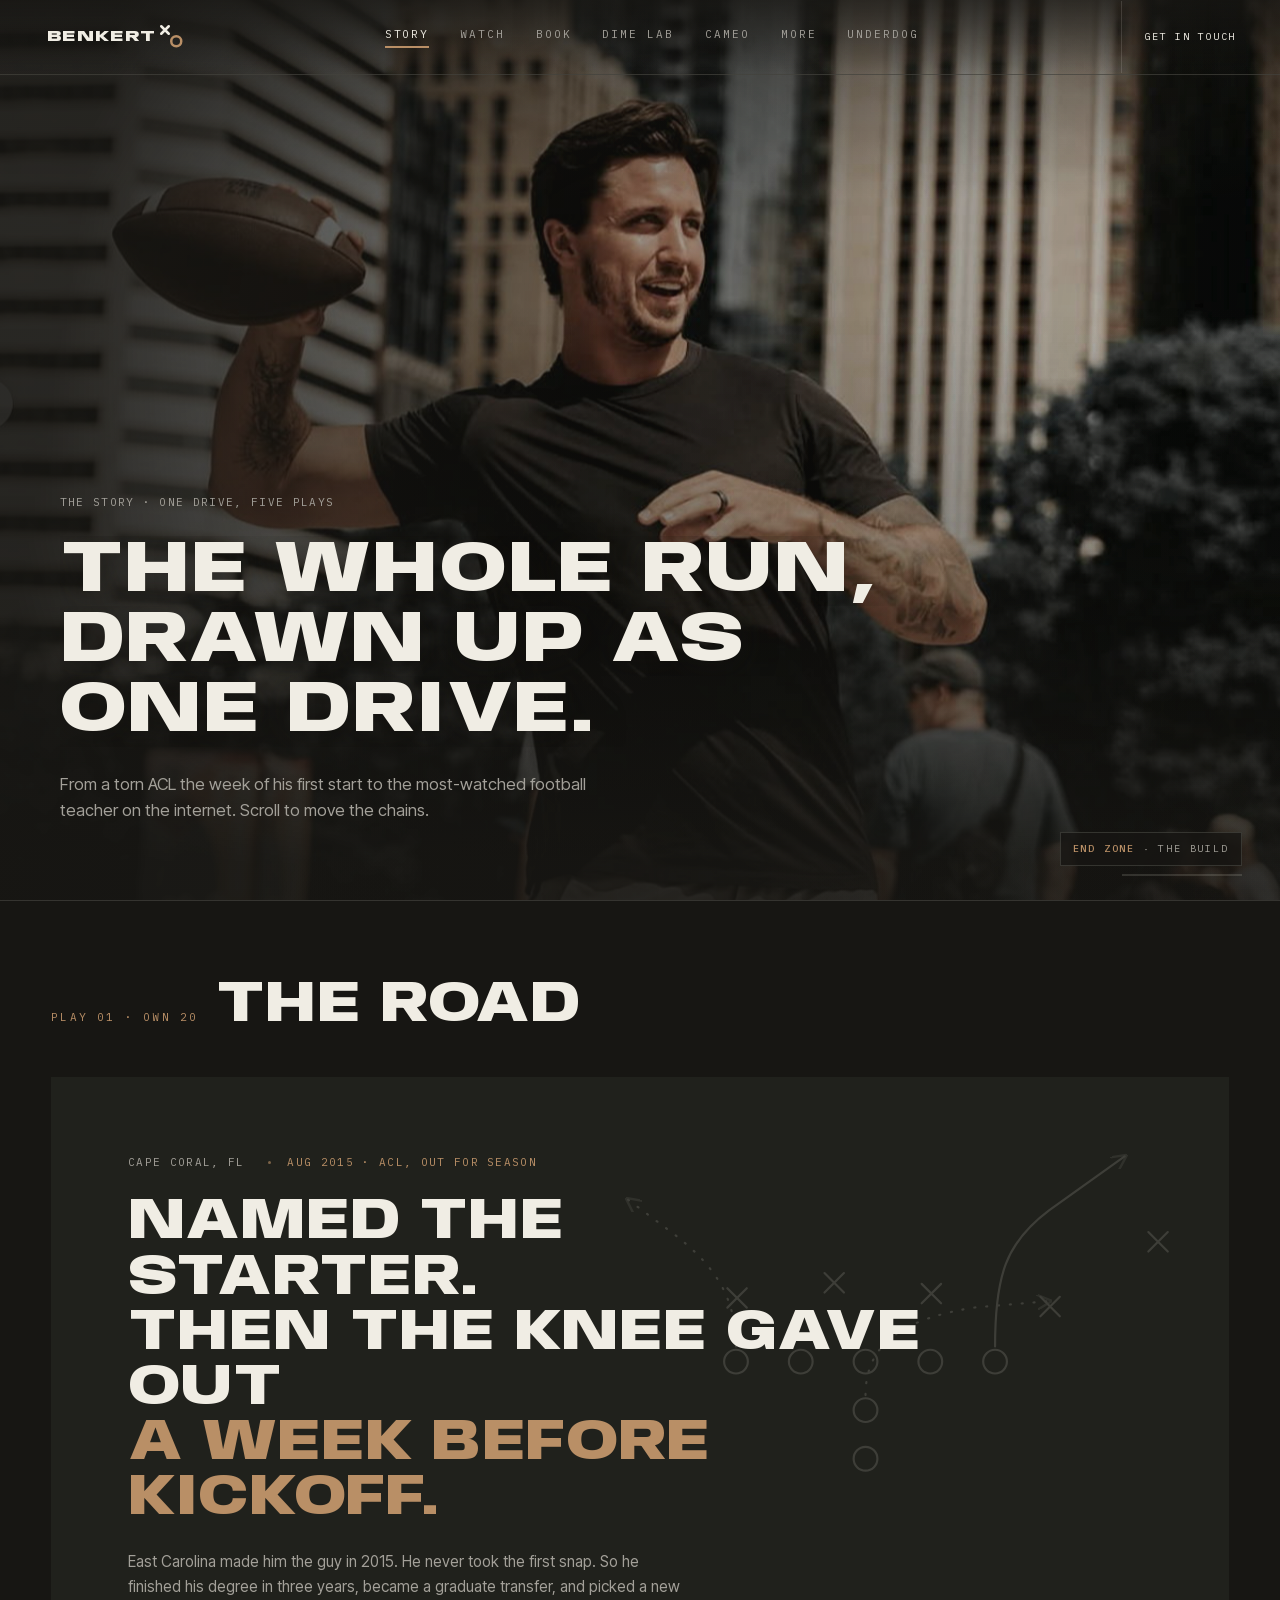
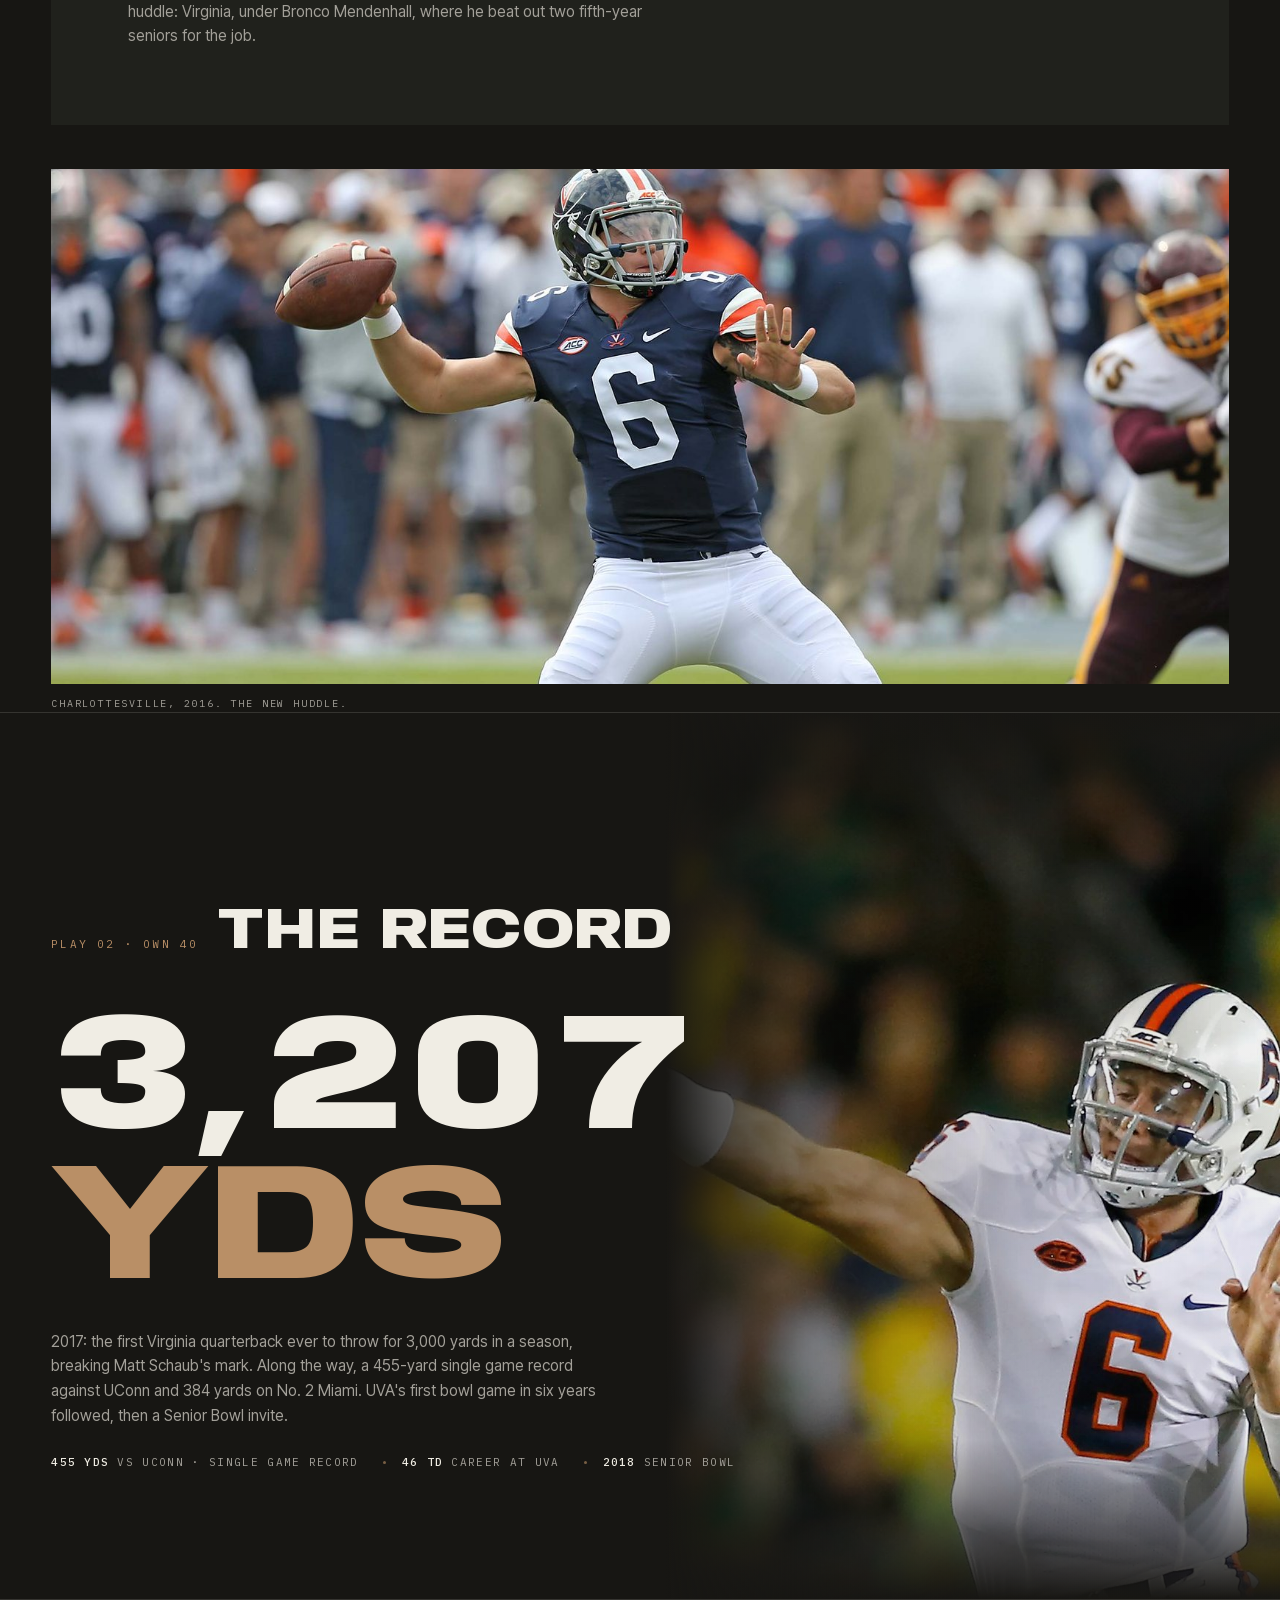
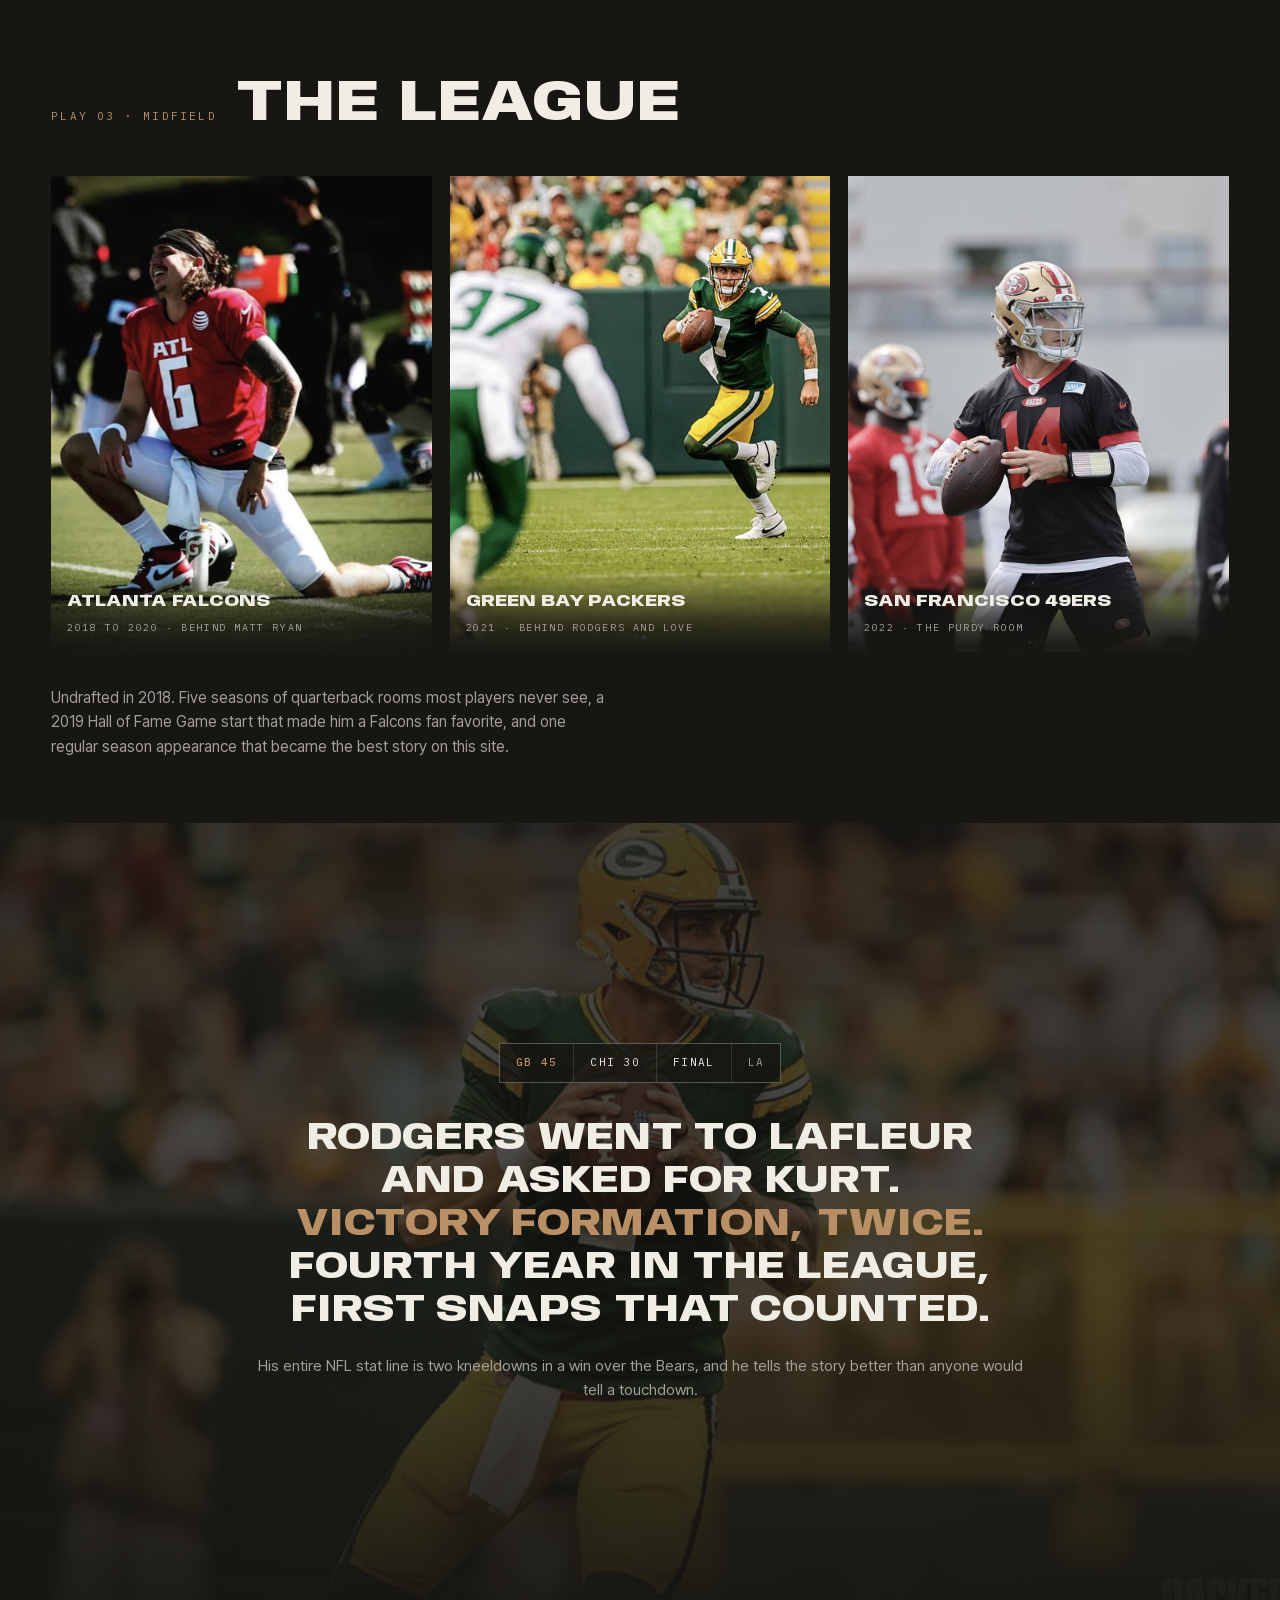
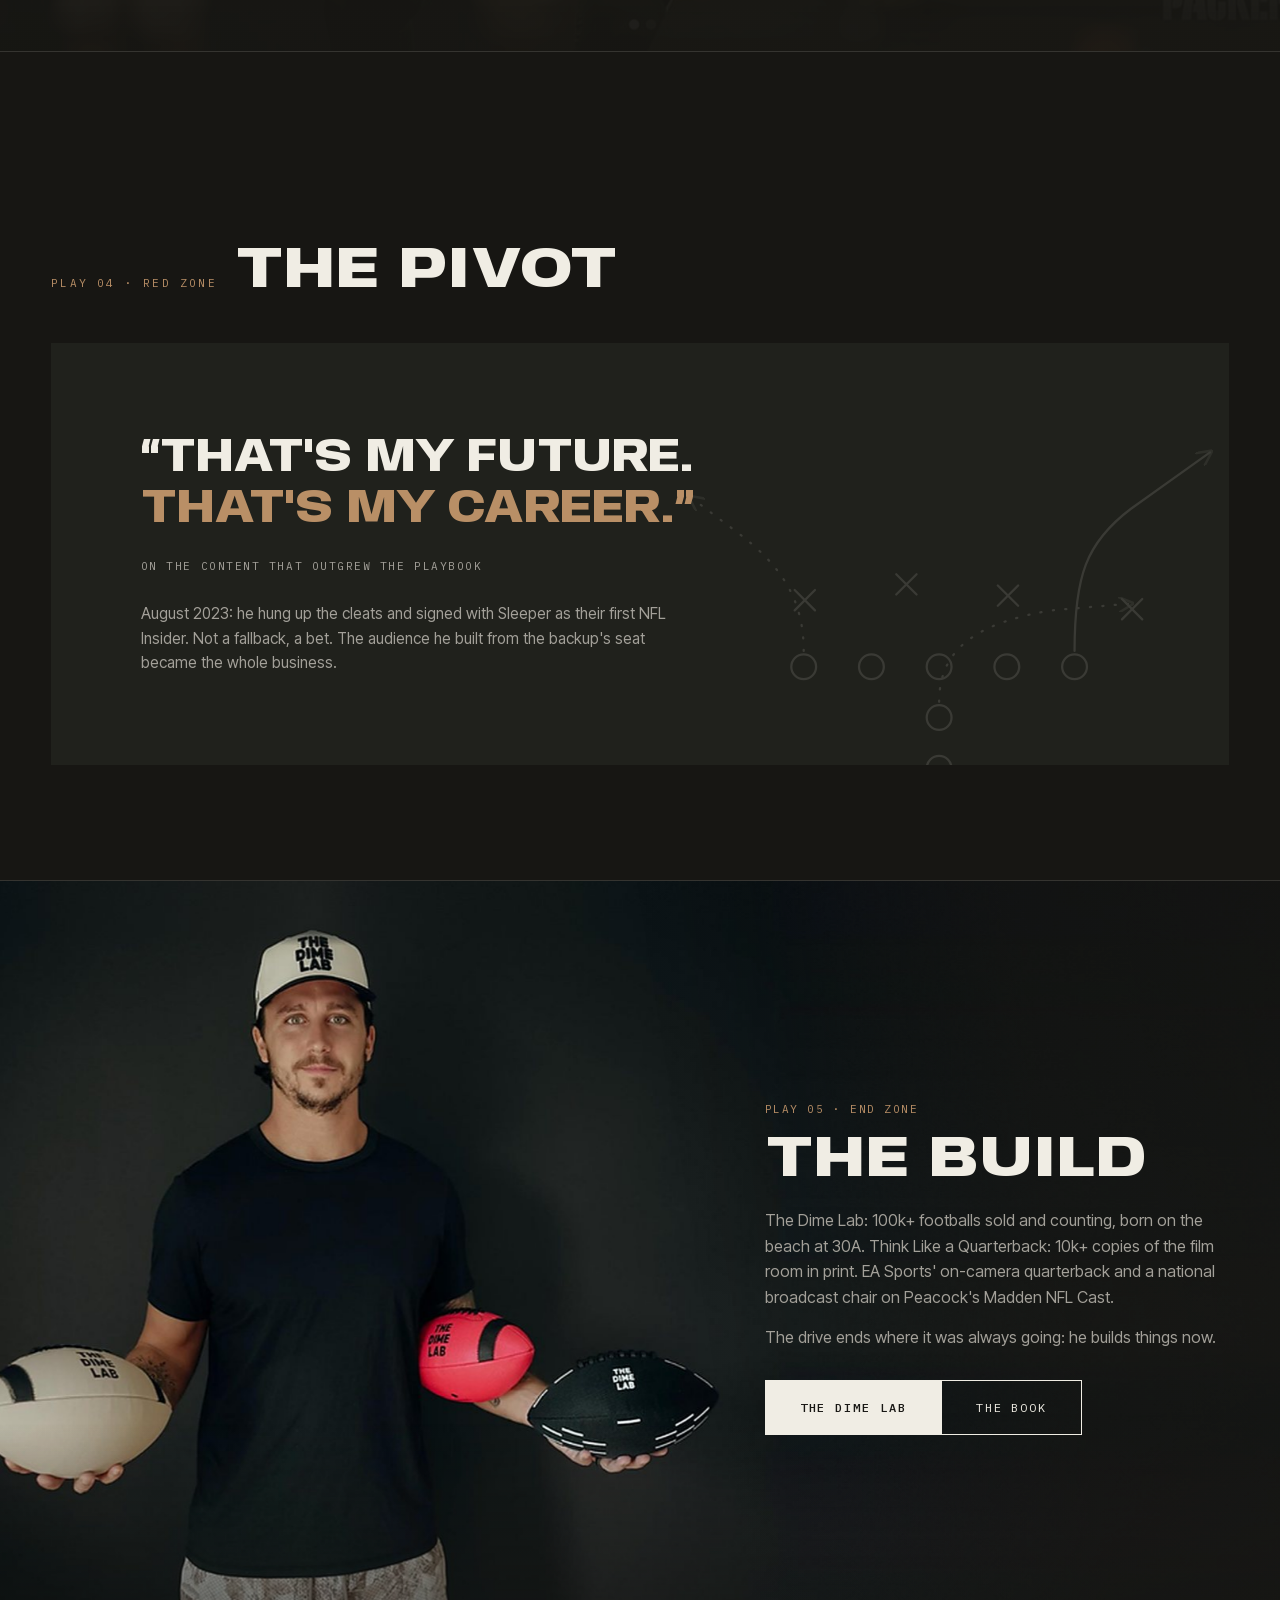
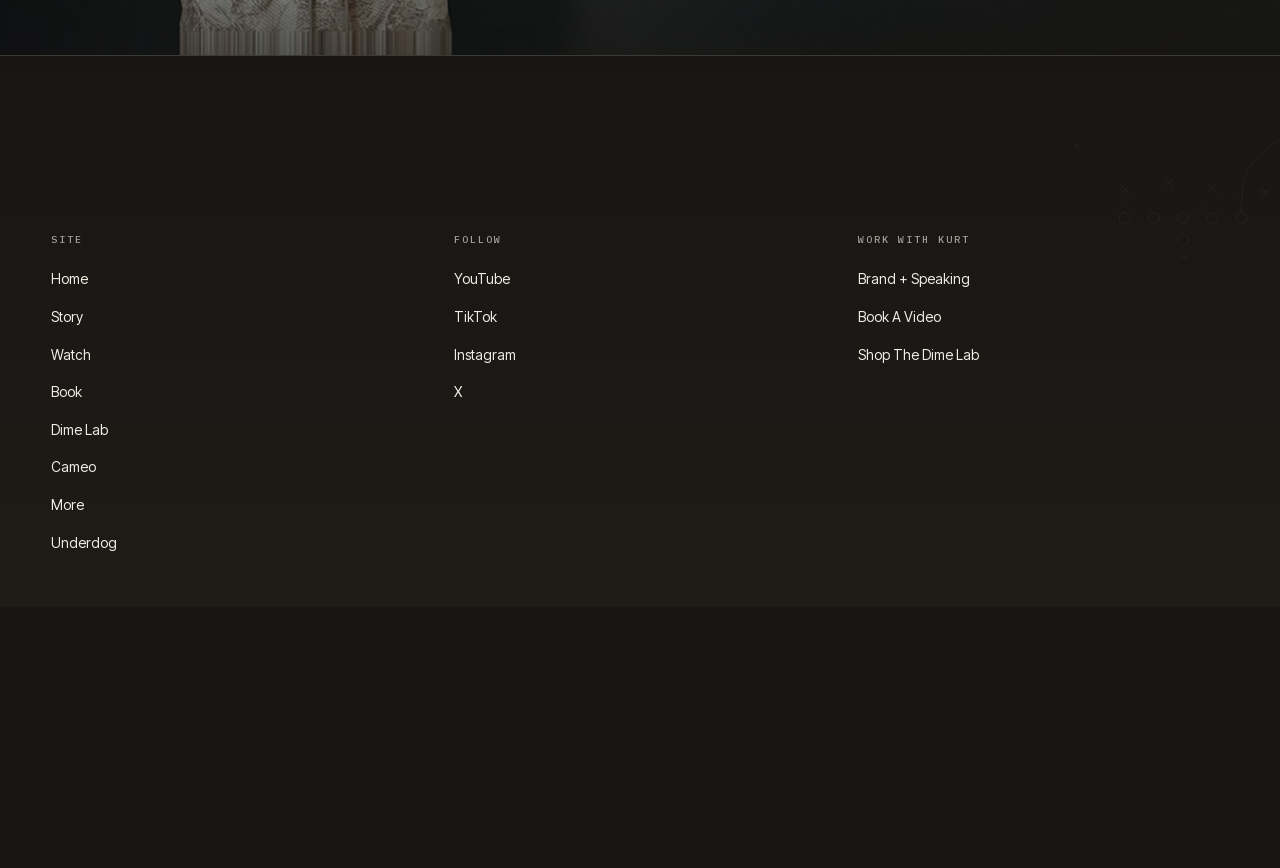
<file: story.html>
<!DOCTYPE html>
<html lang="en">
<head>
<meta charset="UTF-8">
<meta name="viewport" content="width=device-width, initial-scale=1.0">
<title>The Story | Kurt Benkert</title>
<meta name="description" content="From a torn ACL at East Carolina to UVA's single season passing record, five NFL seasons, and The Dime Lab. The whole run, drawn up as one drive.">
<link rel="canonical" href="https://kurtbenkert.com/story">
<meta property="og:type" content="website">
<meta property="og:site_name" content="Kurt Benkert">
<meta property="og:title" content="The Story | Kurt Benkert">
<meta property="og:description" content="From a torn ACL at East Carolina to UVA's single season passing record, five NFL seasons, and The Dime Lab. The whole run, drawn up as one drive.">
<meta property="og:url" content="https://kurtbenkert.com/story">
<meta property="og:image" content="https://kurtbenkert.com/img/packers-lambeau.jpg">
<meta name="twitter:card" content="summary_large_image">
<meta name="twitter:title" content="The Story | Kurt Benkert">
<meta name="twitter:description" content="From a torn ACL at East Carolina to UVA's single season passing record, five NFL seasons, and The Dime Lab. The whole run, drawn up as one drive.">
<meta name="twitter:image" content="https://kurtbenkert.com/img/packers-lambeau.jpg">
<link rel="icon" type="image/svg+xml" href="favicon.svg">
<link rel="apple-touch-icon" href="apple-touch-icon.png">
<link rel="preload" href="fonts/Anybody-300-900.woff2" as="font" type="font/woff2" crossorigin>
<link rel="preload" href="fonts/InterTight-400-600.woff2" as="font" type="font/woff2" crossorigin>
<link rel="stylesheet" href="fonts/fonts.css">
<link rel="stylesheet" href="css/main.css">

</head>
<body>

<nav class="navbar">
  <div class="nav-shell">
    <a class="brand" href="index.html">BENKERT<span class="mk"><svg class="brandmark" viewBox="16 16 36 36" fill="none" aria-hidden="true"><path d="M18 18 L30 30 M30 18 L18 30" stroke="var(--chalk)" stroke-width="4" stroke-linecap="round"/><circle cx="42" cy="42" r="8" stroke="var(--leather-hi)" stroke-width="4"/></svg></span></a>
    <div class="links"><a href="index.html">Home</a><a href="story.html" class="on">Story</a><a href="watch.html">Watch</a><a href="book.html">Book</a><a href="dime-lab.html">Dime Lab</a><a href="cameo.html">Cameo</a><a href="more-nutrition.html">More</a><a href="underdog.html">Underdog</a></div>
    <a class="cta" href="contact.html">Get In Touch</a>
    <button class="nav-burger" type="button" aria-label="Open menu" aria-expanded="false" aria-controls="mobile-menu"><span class="bt">Menu</span><span class="bars"><span class="bl"></span><span class="bl"></span></span></button>
  </div>
</nav>
<div class="mobile-menu" id="mobile-menu" aria-hidden="true">
  <div class="mm-glow" aria-hidden="true"></div>
  <svg class="mm-plays" viewBox="0 0 600 460" fill="none" stroke="rgba(240,237,228,.9)" stroke-width="2" stroke-linecap="round" aria-hidden="true">
    <circle cx="120" cy="300" r="10"/><circle cx="168" cy="300" r="10"/><circle cx="216" cy="300" r="10"/><circle cx="264" cy="300" r="10"/><circle cx="216" cy="344" r="10"/>
    <path d="M112,236 l16,16 M128,236 l-16,16"/><path d="M204,222 l16,16 M220,222 l-16,16"/><path d="M304,244 l16,16 M320,244 l-16,16"/>
    <path d="M264,286 C264,222 276,192 318,164 L392,116" marker-end="url(#arr)"/>
    <path d="M120,286 C120,240 100,212 62,182" marker-end="url(#arr)" stroke-dasharray="1 10"/>
    <path d="M216,330 C216,282 258,262 320,254 L400,248" marker-end="url(#arr)" stroke-dasharray="1 10"/>
  </svg>
  <div class="mm-head" aria-hidden="true"></div>
  <nav class="mm-nav" aria-label="Mobile">
    <a class="mm-link" href="index.html"><span class="mm-i" style="--i:0"><i class="no">01</i><span class="tx">Home</span><span class="ar">&#8599;</span></span></a>
    <a class="mm-link on" href="story.html"><span class="mm-i" style="--i:1"><i class="no">02</i><span class="tx">Story</span><span class="ar">&#8599;</span></span></a>
    <a class="mm-link" href="watch.html"><span class="mm-i" style="--i:2"><i class="no">03</i><span class="tx">Watch</span><span class="ar">&#8599;</span></span></a>
    <a class="mm-link" href="book.html"><span class="mm-i" style="--i:3"><i class="no">04</i><span class="tx">Book</span><span class="ar">&#8599;</span></span></a>
    <a class="mm-link" href="dime-lab.html"><span class="mm-i" style="--i:4"><i class="no">05</i><span class="tx">Dime Lab</span><span class="ar">&#8599;</span></span></a>
    <a class="mm-link" href="cameo.html"><span class="mm-i" style="--i:5"><i class="no">06</i><span class="tx">Cameo</span><span class="ar">&#8599;</span></span></a>
    <a class="mm-link" href="more-nutrition.html"><span class="mm-i" style="--i:6"><i class="no">07</i><span class="tx">More</span><span class="ar">&#8599;</span></span></a>
    <a class="mm-link" href="underdog.html"><span class="mm-i" style="--i:7"><i class="no">08</i><span class="tx">Underdog</span><span class="ar">&#8599;</span></span></a>
    <a class="mm-link" href="contact.html"><span class="mm-i" style="--i:8"><i class="no">09</i><span class="tx">Contact</span><span class="ar">&#8599;</span></span></a>
  </nav>
  <div class="mm-foot">
    <a class="mm-cta" href="contact.html">Brand + Speaking Inquiries <span>&#8594;</span></a>
    <div class="mm-social"><a href="https://www.youtube.com/@KurtBenkert" target="_blank" rel="noopener">YouTube</a><a href="https://www.tiktok.com/@kurtbenkert" target="_blank" rel="noopener">TikTok</a><a href="https://www.instagram.com/kurtbenkert" target="_blank" rel="noopener">Instagram</a><a href="https://x.com/KurtBenkert" target="_blank" rel="noopener">X</a></div>
    <span class="mm-loc">Santa Rosa Beach, FL</span>
  </div>
</div>


<svg width="0" height="0" style="position:absolute;" aria-hidden="true">
  <defs>
    <marker id="arr" viewBox="0 0 10 10" refX="8" refY="5" markerWidth="7" markerHeight="7" orient="auto-start-reverse">
      <path d="M0,0 L10,5 L0,10" fill="none" stroke="rgba(240,237,228,.55)" stroke-width="1.6" stroke-linecap="round"/>
    </marker>
    <marker id="arrHi" viewBox="0 0 10 10" refX="8" refY="5" markerWidth="7" markerHeight="7" orient="auto-start-reverse">
      <path d="M0,0 L10,5 L0,10" fill="none" stroke="#B98F66" stroke-width="1.6" stroke-linecap="round"/>
    </marker>
    <g id="xo-field">
      <circle cx="180" cy="300" r="11"/><circle cx="240" cy="300" r="11"/><circle cx="300" cy="300" r="11"/><circle cx="360" cy="300" r="11"/><circle cx="420" cy="300" r="11"/>
      <circle cx="300" cy="345" r="11"/><circle cx="300" cy="390" r="11"/>
      <path d="M172,232 l18,18 M190,232 l-18,18"/>
      <path d="M262,218 l18,18 M280,218 l-18,18"/>
      <path d="M352,228 l18,18 M370,228 l-18,18"/>
      <path d="M462,240 l18,18 M480,240 l-18,18"/>
      <path d="M562,180 l18,18 M580,180 l-18,18"/>
      <path d="M420,286 C420,220 430,190 470,160 L540,110" marker-end="url(#arr)"/>
      <path d="M180,286 C180,240 160,210 120,180 L80,150" marker-end="url(#arr)" stroke-dasharray="1 10"/>
      <path d="M300,331 C300,280 340,260 400,250 L470,244" marker-end="url(#arr)" stroke-dasharray="1 10"/>
    </g>
  </defs>
</svg>

<div class="hud" aria-hidden="true"><div class="pos"><b>OWN 20</b> &middot; KICKOFF</div><div class="bar"><i></i></div></div>
<main>
<section class="hero story" style="min-height:88svh;">
  <div class="bg" style="background-image:url('img/chicago-throw.jpg');"></div>
  <div class="scrim"></div>
  <div class="inner wrap">
    <div class="kicker-row chip-row fade-in d1"><span class="chip">THE STORY &middot; ONE DRIVE, FIVE PLAYS</span></div>
    <h1 class="hero-h">
      <span class="mask"><span>THE WHOLE RUN,</span></span>
      <span class="mask"><span class="stroke">DRAWN UP AS</span></span>
      <span class="mask"><span>ONE DRIVE.</span></span>
    </h1>
    <p class="sub fade-in d1">From a torn ACL the week of his first start to the most-watched football teacher on the internet. Scroll to move the chains.</p>
  </div>
</section>

<section class="chapter" id="road" data-hud="<b>OWN 20</b> &middot; THE ROAD">
  <div class="wrap">
    <div class="ch-head"><span class="no">PLAY 01 &middot; OWN 20</span><h2 class="h2">THE ROAD</h2></div>
    <div class="board" style="margin-top:44px;">
      <svg class="bgplays" viewBox="0 0 1200 500" preserveAspectRatio="xMidYMid slice" fill="none" stroke="#F0EDE4" stroke-width="2" stroke-linecap="round" aria-hidden="true"><g transform="translate(500,-40) scale(1.1)"><use href="#xo-field"/></g></svg>
      <div class="inner">
        <div class="chip-row" style="margin-bottom:24px;">
          <span class="chip">CAPE CORAL, FL</span>
          <span class="chip" style="color:var(--leather-hi);">AUG 2015 &middot; ACL, OUT FOR SEASON</span>
        </div>
        <div class="h2" style="max-width:800px;">NAMED THE STARTER.<br>THEN THE KNEE GAVE OUT<br><span class="lh">A WEEK BEFORE KICKOFF.</span></div>
        <p class="lede" style="margin-top:24px;">East Carolina made him the guy in 2015. He never took the first snap. So he finished his degree in three years, became a graduate transfer, and picked a new huddle: Virginia, under Bronco Mendenhall, where he beat out two fifth-year seniors for the job.</p>
      </div>
    </div>

    <figure class="band" data-rv>
      <img src="img/uva-navy.jpg" srcset="img/uva-navy-900.jpg 900w, img/uva-navy.jpg 1600w" sizes="(max-width:900px) 100vw, 1180px" width="1600" height="700" alt="Kurt Benkert in the navy Virginia home jersey, number 6, setting to throw at Scott Stadium." loading="lazy" decoding="async">
      <figcaption>Charlottesville, 2016. The new huddle.</figcaption>
    </figure>
  </div>
</section>

<section class="chapter sect-pad recordsect" id="record" data-hud="<b>OWN 40</b> &middot; THE RECORD">
  <div class="recordphoto" role="img" aria-label="Kurt Benkert releasing a pass in the white Virginia away jersey, number 6."></div>
  <div class="wrap">
    <div class="ch-head"><span class="no">PLAY 02 &middot; OWN 40</span><h2 class="h2">THE RECORD</h2></div>
    <div class="recordcopy" style="padding:48px 0 12px;">
      <div>
        <div class="bigstat"><span data-count="3207">0</span><span class="suf"> YDS</span></div>
        <p class="lede" style="margin-top:22px;">2017: the first Virginia quarterback ever to throw for 3,000 yards in a season, breaking Matt Schaub's mark. Along the way, a 455-yard single game record against UConn and 384 yards on No. 2 Miami. UVA's first bowl game in six years followed, then a Senior Bowl invite.</p>
        <div class="chip-row" style="margin-top:26px;">
          <span class="chip"><b>455 YDS</b> VS UCONN &middot; SINGLE GAME RECORD</span>
          <span class="chip"><b>46 TD</b> CAREER AT UVA</span>
          <span class="chip"><b>2018</b> SENIOR BOWL</span>
        </div>
      </div>
    </div>
  </div>
</section>

<section class="chapter" id="league" data-hud="<b>MIDFIELD</b> &middot; THE LEAGUE">
  <div class="wrap">
    <div class="ch-head" style="padding-bottom:44px;"><span class="no">PLAY 03 &middot; MIDFIELD</span><h2 class="h2">THE LEAGUE</h2></div>
    <div class="teamrail">
      <div class="teamcard"><div class="ph" style="background-image:url('img/falcons.jpg');"></div><div class="bar"><span class="t">Atlanta Falcons</span><span class="y">2018 TO 2020 &middot; BEHIND MATT RYAN</span></div></div>
      <div class="teamcard"><div class="ph" style="background-image:url('img/packers-scramble.jpg');"></div><div class="bar"><span class="t">Green Bay Packers</span><span class="y">2021 &middot; BEHIND RODGERS AND LOVE</span></div></div>
      <div class="teamcard"><div class="ph" style="background-image:url('img/niners.jpg');"></div><div class="bar"><span class="t">San Francisco 49ers</span><span class="y">2022 &middot; THE PURDY ROOM</span></div></div>
    </div>
    <p class="lede" style="margin-top:34px;">Undrafted in 2018. Five seasons of quarterback rooms most players never see, a 2019 Hall of Fame Game start that made him a Falcons fan favorite, and one regular season appearance that became the best story on this site.</p>
  </div>

  <div class="moment" style="margin-top:64px;min-height:92svh;">
    <div class="bg" style="background-image:url('img/packers-lambeau.jpg');"></div>
    <div class="scrim"></div>
    <div class="inner">
      <div class="scorebug" data-typebug>
        <div class="win">GB 45</div><div>CHI 30</div><div>FINAL</div><div style="color:var(--chalk-dim);">LAMBEAU &middot; DEC 12 2021</div>
      </div>
      <div class="line" data-rv>RODGERS WENT TO LAFLEUR AND ASKED FOR KURT.<br><span class="lh">VICTORY FORMATION, TWICE.</span><br>FOURTH YEAR IN THE LEAGUE, FIRST SNAPS THAT COUNTED.</div>
      <div class="after" data-rv>His entire NFL stat line is two kneeldowns in a win over the Bears, and he tells the story better than anyone would tell a touchdown.</div>
    </div>
  </div>
</section>

<section class="chapter sect-pad" id="pivot" data-hud="<b>RED ZONE</b> &middot; THE PIVOT">
  <div class="wrap">
    <div class="ch-head" style="padding-bottom:44px;"><span class="no">PLAY 04 &middot; RED ZONE</span><h2 class="h2">THE PIVOT</h2></div>
    <div class="quoteboard">
      <svg class="bgplays" viewBox="0 0 1200 500" preserveAspectRatio="xMidYMid slice" fill="none" stroke="#F0EDE4" stroke-width="2" stroke-linecap="round" aria-hidden="true"><g transform="translate(560,20) scale(1.15)"><use href="#xo-field"/></g></svg>
      <div class="q">&ldquo;THAT'S MY FUTURE.<br><span class="lh">THAT'S MY CAREER.&rdquo;</span></div>
      <div class="who mono" style="color:var(--chalk-dim);">ON THE CONTENT THAT OUTGREW THE PLAYBOOK</div>
      <p class="lede" style="margin-top:26px;position:relative;">August 2023: he hung up the cleats and signed with Sleeper as their first NFL Insider. Not a fallback, a bet. The audience he built from the backup's seat became the whole business.</p>
    </div>
  </div>
</section>

<section class="chapter" id="build" data-hud="<b>END ZONE</b> &middot; THE BUILD">
  <div class="photo-sect right build">
    <div class="bg build-bg"></div>
    <div class="scrim"></div>
    <div class="inner wrap">
      <div class="copy">
        <span class="no mono" style="color:var(--leather-hi);display:block;margin-bottom:14px;">PLAY 05 &middot; END ZONE</span>
        <h2 class="h2">THE BUILD</h2>
        <p>The Dime Lab: 100k+ footballs sold and counting, born on the beach at 30A. Think Like a Quarterback: 10k+ copies of the film room in print. EA Sports' on-camera quarterback and a national broadcast chair on Peacock's Madden NFL Cast.</p>
        <p style="margin-top:14px;">The drive ends where it was always going: he builds things now.</p>
        <div class="btn-pair" style="margin-top:30px;">
          <a class="btn solid" href="dime-lab.html">The Dime Lab</a>
          <a class="btn" href="book.html">The Book</a>
        </div>
      </div>
    </div>
  </div>
</section>
</main>

<footer class="foot foot--slim">
  <svg class="bgplays" viewBox="0 0 1200 500" preserveAspectRatio="xMidYMid slice" fill="none" stroke="#F0EDE4" stroke-width="2" stroke-linecap="round" aria-hidden="true"><g transform="translate(600,40) scale(1.2)"><use href="#xo-field"/></g></svg>
  <div class="wrap">
    <div class="foot-grid">
      <div><h4>Site</h4><ul>
        <li><a href="index.html">Home</a></li>
        <li><a href="story.html">Story</a></li>
        <li><a href="watch.html">Watch</a></li>
        <li><a href="book.html">Book</a></li>
        <li><a href="dime-lab.html">Dime Lab</a></li>
        <li><a href="cameo.html">Cameo</a></li>
        <li><a href="more-nutrition.html">More</a></li>
        <li><a href="underdog.html">Underdog</a></li>
      </ul></div>
      <div><h4>Follow</h4><ul><li><a href="https://www.youtube.com/@KurtBenkert" target="_blank" rel="noopener">YouTube</a></li><li><a href="https://www.tiktok.com/@kurtbenkert" target="_blank" rel="noopener">TikTok</a></li><li><a href="https://www.instagram.com/kurtbenkert" target="_blank" rel="noopener">Instagram</a></li><li><a href="https://x.com/KurtBenkert" target="_blank" rel="noopener">X</a></li></ul></div>
      <div><h4>Work With Kurt</h4><ul>
        <li><a href="contact.html">Brand + Speaking</a></li>
        <li><a href="https://www.cameo.com/kurtbenkert" target="_blank" rel="noopener">Book A Video</a></li>
        <li><a href="https://thedimelab.com" target="_blank" rel="noopener">Shop The Dime Lab</a></li>
      </ul></div>
    </div>
  </div>
  </footer>
<div class="foot-mark-space" aria-hidden="true"></div>
<div class="foot-mark">
<div class="yardline" style="border-bottom:none;" aria-hidden="true"><div class="marks"><span>10</span><span>20</span><span>30</span><span>40</span><span>50</span><span>40</span><span>30</span><span>20</span><span>10</span></div></div>
  <div class="wordmark">BENKERT<span class="mk"><svg class="brandmark" viewBox="16 16 36 36" fill="none" aria-hidden="true"><path d="M18 18 L30 30 M30 18 L18 30" stroke="var(--chalk)" stroke-width="4" stroke-linecap="round"/><circle cx="42" cy="42" r="8" stroke="var(--leather-hi)" stroke-width="4"/></svg></span></div>
  <div class="wrap">
    <div class="foot-bottom">
      <span class="mono">&copy; 2026 KURT BENKERT &middot; ALL RIGHTS RESERVED</span>
      <span class="mono">SITE BY <a href="https://ryderschilling.com">RYDER SCHILLING</a></span>
    </div>
  </div>
</div>
<script src="js/gsap.min.js"></script>
<script src="js/ScrollTrigger.min.js"></script>
<script src="js/lenis.min.js"></script>
<script src="js/main.js"></script>
</body>
</html>
</file>
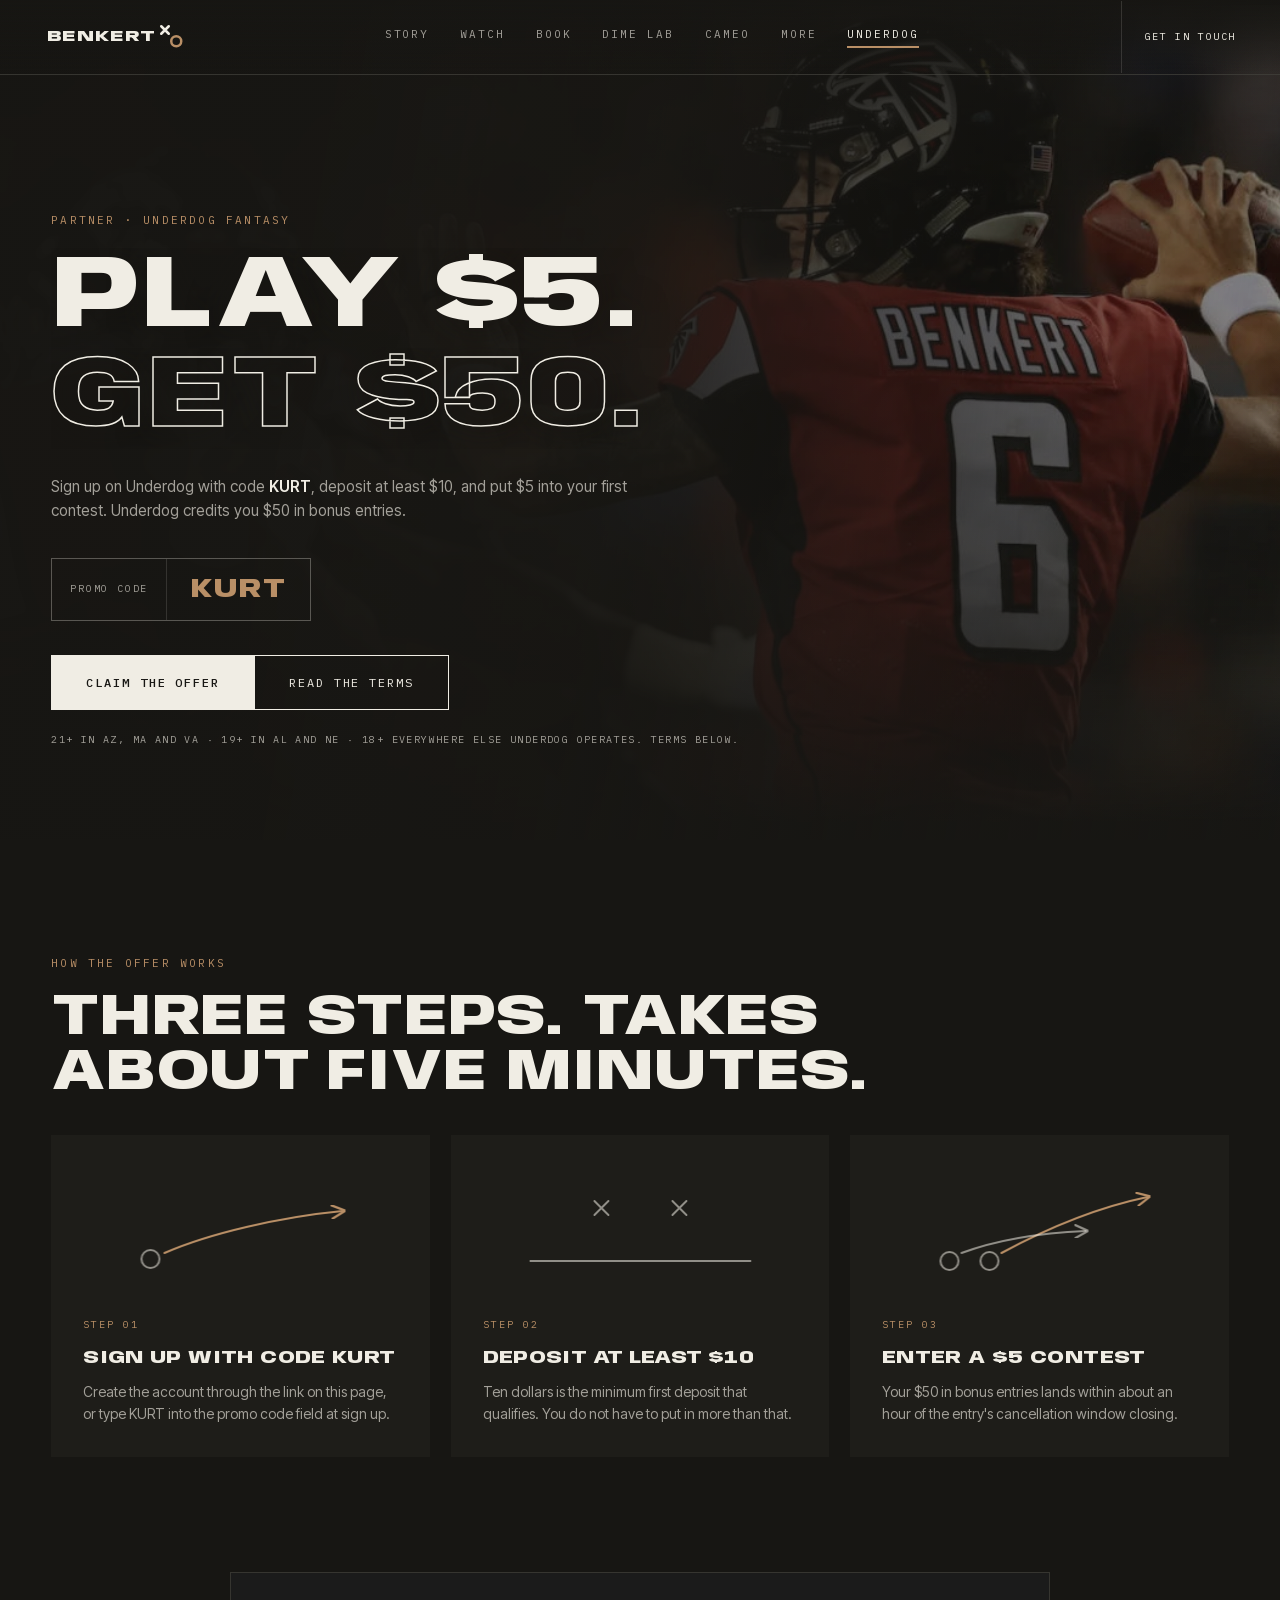
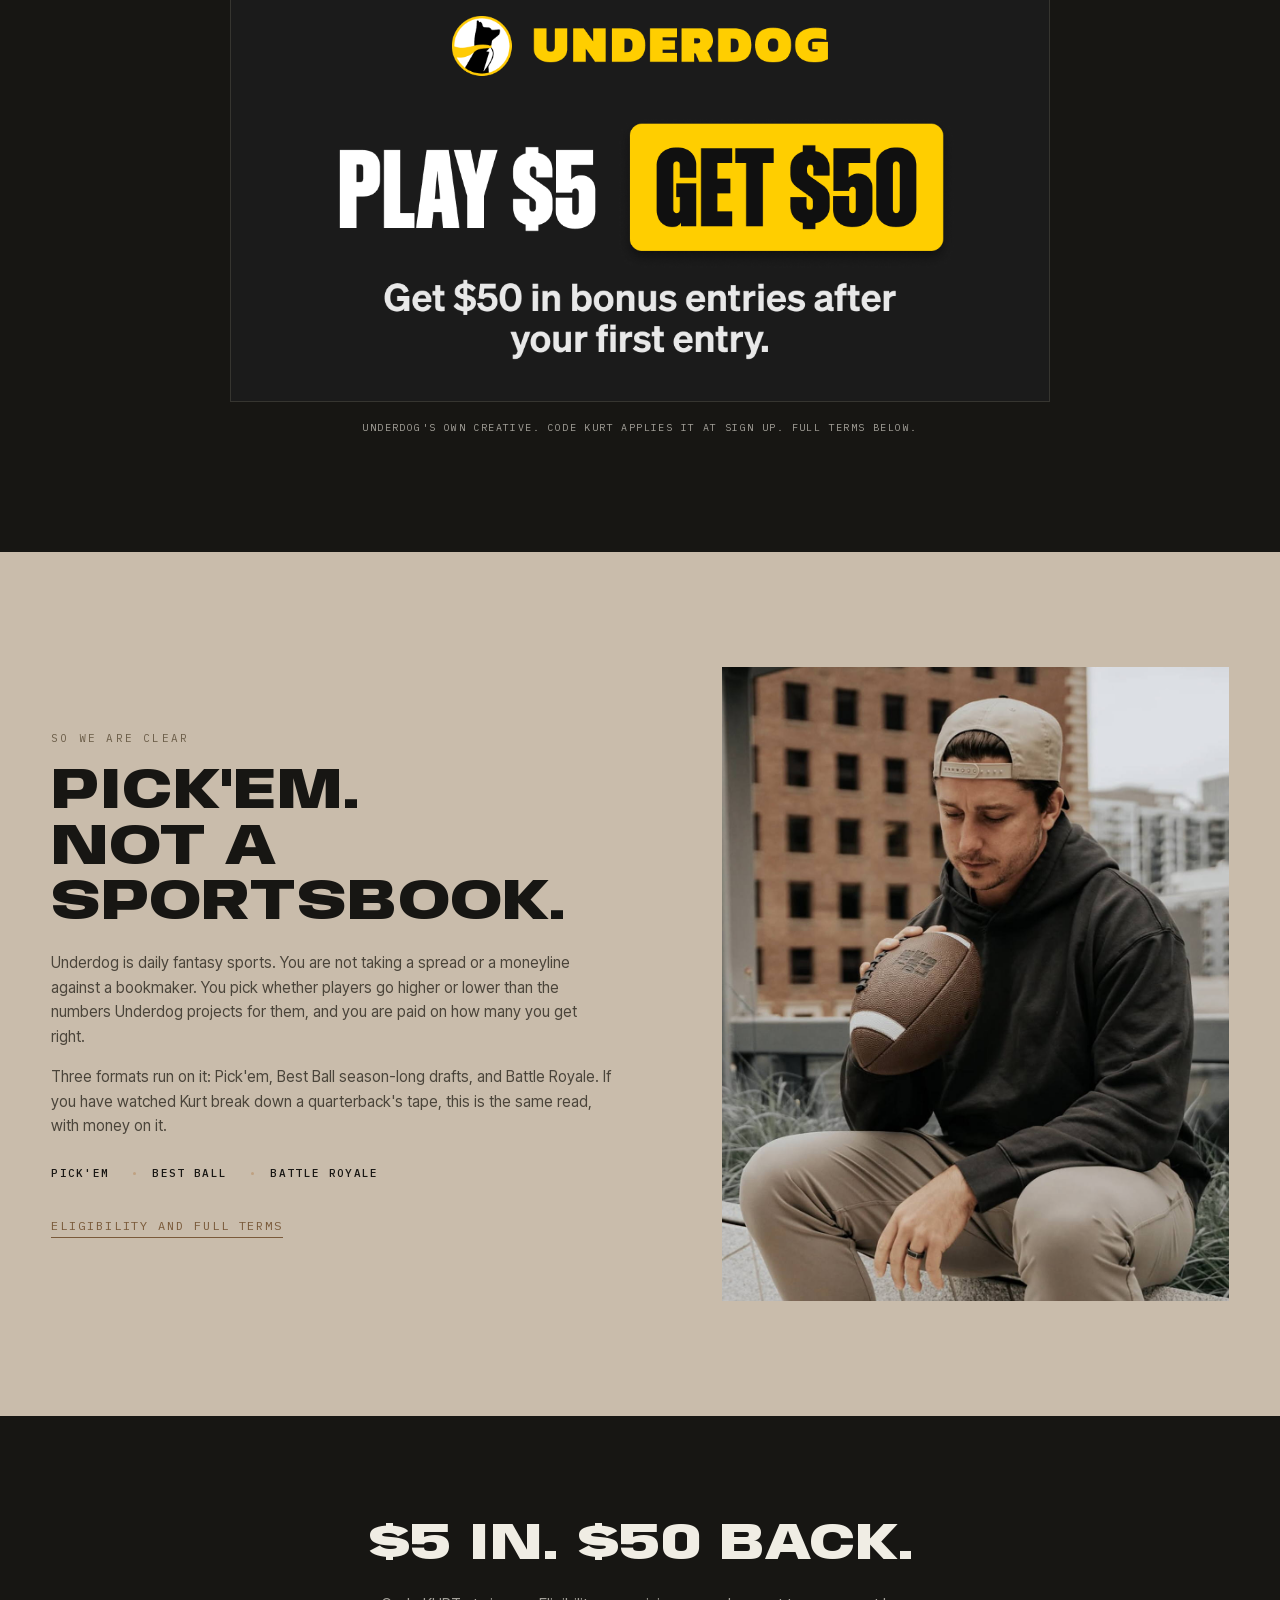
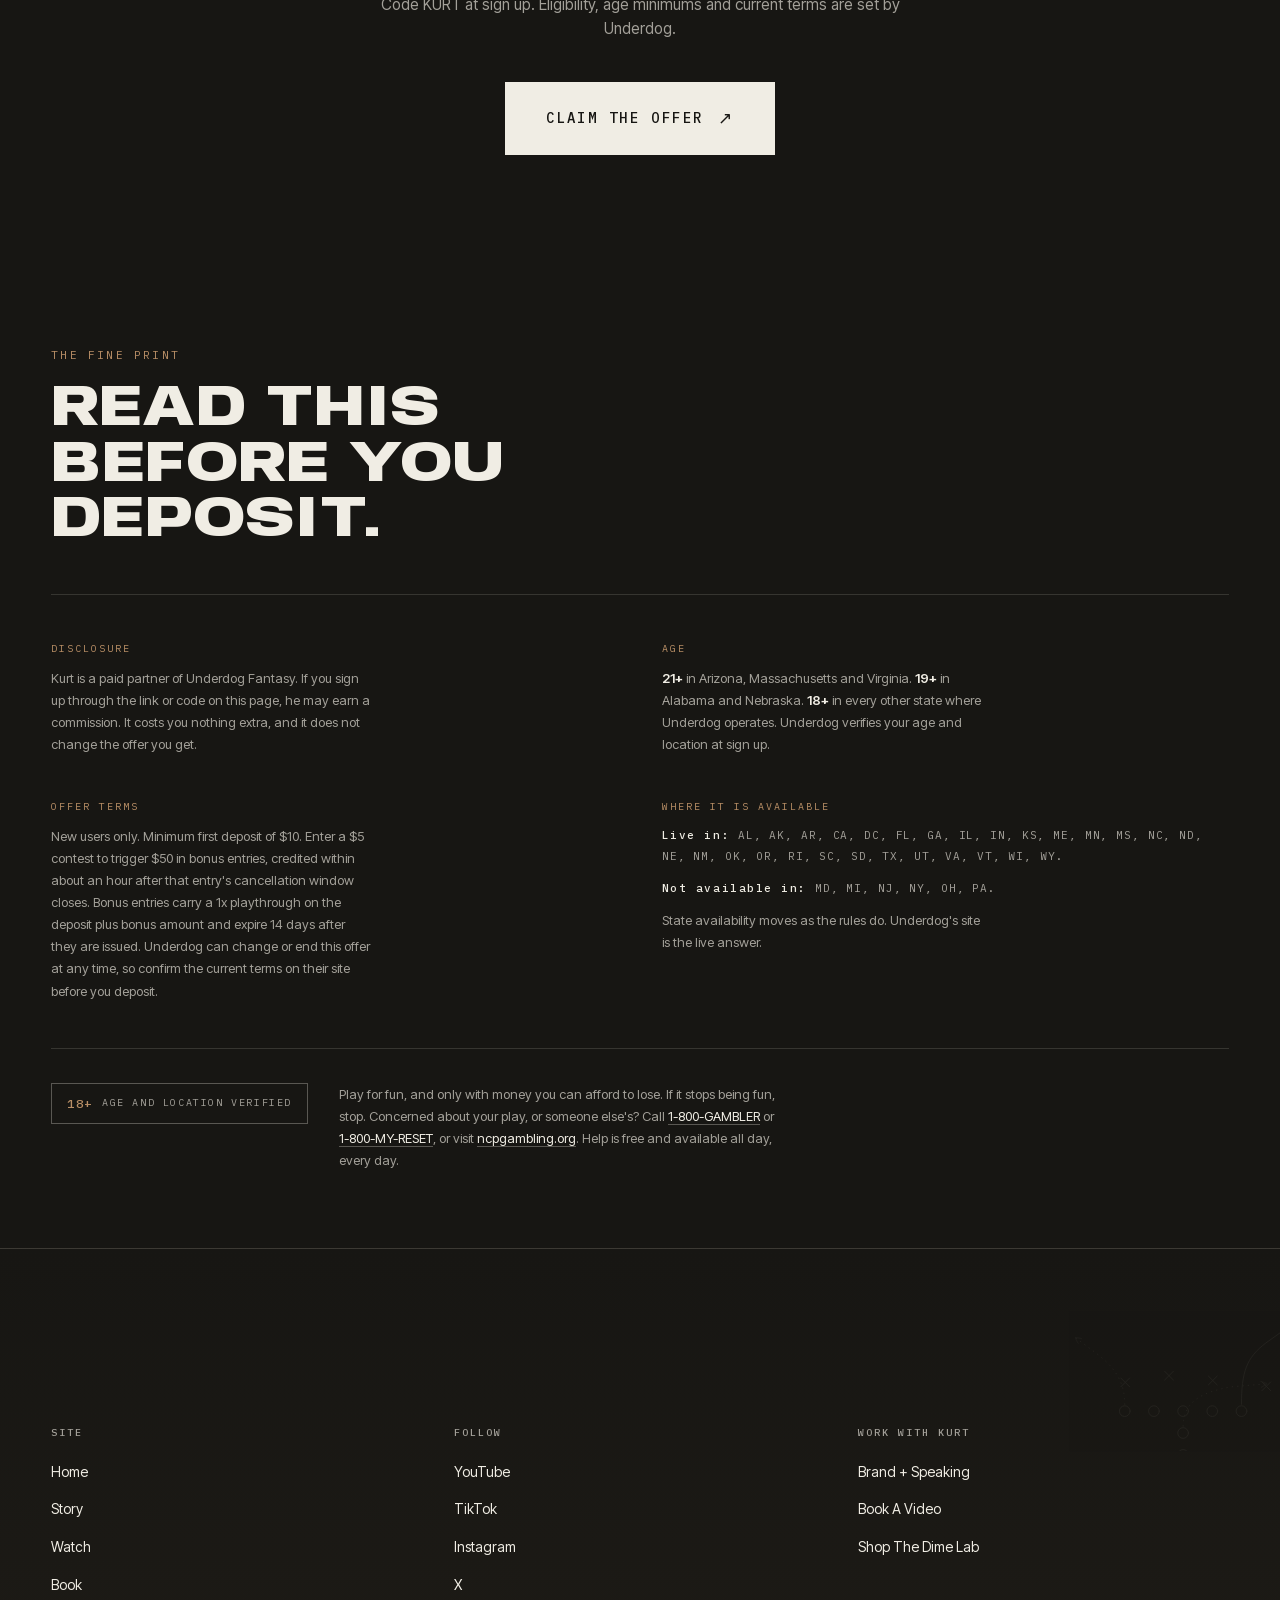
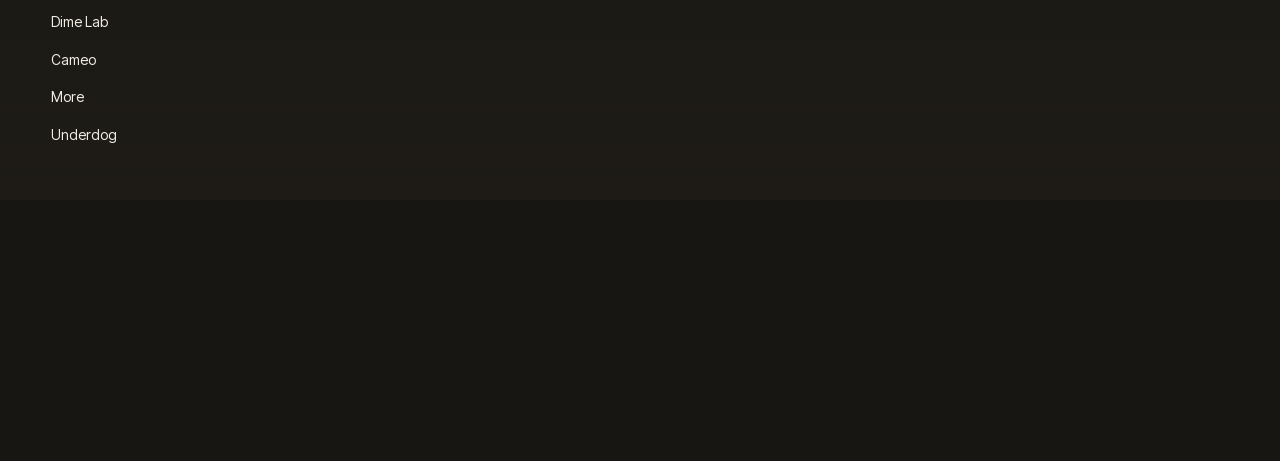
<file: underdog.html>
<!DOCTYPE html>
<html lang="en">
<head>
<meta charset="UTF-8">
<meta name="viewport" content="width=device-width, initial-scale=1.0">
<title>Underdog Fantasy, Code KURT | Kurt Benkert</title>
<meta name="description" content="Play $5, get $50 in bonus entries on Underdog Fantasy with code KURT. Daily fantasy pick'em, not a sportsbook. 18+ and eligibility varies by state.">
<link rel="canonical" href="https://kurtbenkert.com/underdog">
<meta property="og:type" content="website">
<meta property="og:site_name" content="Kurt Benkert">
<meta property="og:title" content="Underdog Fantasy, Code KURT | Kurt Benkert">
<meta property="og:description" content="Play $5, get $50 in bonus entries on Underdog Fantasy with code KURT. Daily fantasy pick'em, not a sportsbook. 18+ and eligibility varies by state.">
<meta property="og:url" content="https://kurtbenkert.com/underdog">
<meta property="og:image" content="https://kurtbenkert.com/img/portrait-quiet.jpg">
<meta name="twitter:card" content="summary_large_image">
<meta name="twitter:title" content="Underdog Fantasy, Code KURT | Kurt Benkert">
<meta name="twitter:description" content="Play $5, get $50 in bonus entries on Underdog Fantasy with code KURT. Daily fantasy pick'em, not a sportsbook. 18+ and eligibility varies by state.">
<meta name="twitter:image" content="https://kurtbenkert.com/img/portrait-quiet.jpg">
<link rel="icon" type="image/svg+xml" href="favicon.svg">
<link rel="apple-touch-icon" href="apple-touch-icon.png">
<link rel="preload" href="fonts/Anybody-300-900.woff2" as="font" type="font/woff2" crossorigin>
<link rel="preload" href="fonts/InterTight-400-600.woff2" as="font" type="font/woff2" crossorigin>
<link rel="stylesheet" href="fonts/fonts.css">
<link rel="stylesheet" href="css/main.css">
</head>
<body>

<nav class="navbar">
  <div class="nav-shell">
    <a class="brand" href="index.html">BENKERT<span class="mk"><svg class="brandmark" viewBox="16 16 36 36" fill="none" aria-hidden="true"><path d="M18 18 L30 30 M30 18 L18 30" stroke="var(--chalk)" stroke-width="4" stroke-linecap="round"/><circle cx="42" cy="42" r="8" stroke="var(--leather-hi)" stroke-width="4"/></svg></span></a>
    <div class="links"><a href="index.html">Home</a><a href="story.html">Story</a><a href="watch.html">Watch</a><a href="book.html">Book</a><a href="dime-lab.html">Dime Lab</a><a href="cameo.html">Cameo</a><a href="more-nutrition.html">More</a><a href="underdog.html" class="on">Underdog</a></div>
    <a class="cta" href="contact.html">Get In Touch</a>
    <button class="nav-burger" type="button" aria-label="Open menu" aria-expanded="false" aria-controls="mobile-menu"><span class="bt">Menu</span><span class="bars"><span class="bl"></span><span class="bl"></span></span></button>
  </div>
</nav>
<div class="mobile-menu" id="mobile-menu" aria-hidden="true">
  <div class="mm-glow" aria-hidden="true"></div>
  <svg class="mm-plays" viewBox="0 0 600 460" fill="none" stroke="rgba(240,237,228,.9)" stroke-width="2" stroke-linecap="round" aria-hidden="true">
    <circle cx="120" cy="300" r="10"/><circle cx="168" cy="300" r="10"/><circle cx="216" cy="300" r="10"/><circle cx="264" cy="300" r="10"/><circle cx="216" cy="344" r="10"/>
    <path d="M112,236 l16,16 M128,236 l-16,16"/><path d="M204,222 l16,16 M220,222 l-16,16"/><path d="M304,244 l16,16 M320,244 l-16,16"/>
    <path d="M264,286 C264,222 276,192 318,164 L392,116" marker-end="url(#arr)"/>
    <path d="M120,286 C120,240 100,212 62,182" marker-end="url(#arr)" stroke-dasharray="1 10"/>
    <path d="M216,330 C216,282 258,262 320,254 L400,248" marker-end="url(#arr)" stroke-dasharray="1 10"/>
  </svg>
  <div class="mm-head" aria-hidden="true"></div>
  <nav class="mm-nav" aria-label="Mobile">
    <a class="mm-link" href="index.html"><span class="mm-i" style="--i:0"><i class="no">01</i><span class="tx">Home</span><span class="ar">&#8599;</span></span></a>
    <a class="mm-link" href="story.html"><span class="mm-i" style="--i:1"><i class="no">02</i><span class="tx">Story</span><span class="ar">&#8599;</span></span></a>
    <a class="mm-link" href="watch.html"><span class="mm-i" style="--i:2"><i class="no">03</i><span class="tx">Watch</span><span class="ar">&#8599;</span></span></a>
    <a class="mm-link" href="book.html"><span class="mm-i" style="--i:3"><i class="no">04</i><span class="tx">Book</span><span class="ar">&#8599;</span></span></a>
    <a class="mm-link" href="dime-lab.html"><span class="mm-i" style="--i:4"><i class="no">05</i><span class="tx">Dime Lab</span><span class="ar">&#8599;</span></span></a>
    <a class="mm-link" href="cameo.html"><span class="mm-i" style="--i:5"><i class="no">06</i><span class="tx">Cameo</span><span class="ar">&#8599;</span></span></a>
    <a class="mm-link" href="more-nutrition.html"><span class="mm-i" style="--i:6"><i class="no">07</i><span class="tx">More</span><span class="ar">&#8599;</span></span></a>
    <a class="mm-link on" href="underdog.html"><span class="mm-i" style="--i:7"><i class="no">08</i><span class="tx">Underdog</span><span class="ar">&#8599;</span></span></a>
    <a class="mm-link" href="contact.html"><span class="mm-i" style="--i:8"><i class="no">09</i><span class="tx">Contact</span><span class="ar">&#8599;</span></span></a>
  </nav>
  <div class="mm-foot">
    <a class="mm-cta" href="contact.html">Brand + Speaking Inquiries <span>&#8594;</span></a>
    <div class="mm-social"><a href="https://www.youtube.com/@KurtBenkert" target="_blank" rel="noopener">YouTube</a><a href="https://www.tiktok.com/@kurtbenkert" target="_blank" rel="noopener">TikTok</a><a href="https://www.instagram.com/kurtbenkert" target="_blank" rel="noopener">Instagram</a><a href="https://x.com/KurtBenkert" target="_blank" rel="noopener">X</a></div>
    <span class="mm-loc">Santa Rosa Beach, FL</span>
  </div>
</div>


<svg width="0" height="0" style="position:absolute;" aria-hidden="true">
  <defs>
    <marker id="arr" viewBox="0 0 10 10" refX="8" refY="5" markerWidth="7" markerHeight="7" orient="auto-start-reverse">
      <path d="M0,0 L10,5 L0,10" fill="none" stroke="rgba(240,237,228,.55)" stroke-width="1.6" stroke-linecap="round"/>
    </marker>
    <marker id="arrHi" viewBox="0 0 10 10" refX="8" refY="5" markerWidth="7" markerHeight="7" orient="auto-start-reverse">
      <path d="M0,0 L10,5 L0,10" fill="none" stroke="#B98F66" stroke-width="1.6" stroke-linecap="round"/>
    </marker>
    <g id="xo-field">
      <circle cx="180" cy="300" r="11"/><circle cx="240" cy="300" r="11"/><circle cx="300" cy="300" r="11"/><circle cx="360" cy="300" r="11"/><circle cx="420" cy="300" r="11"/>
      <circle cx="300" cy="345" r="11"/><circle cx="300" cy="390" r="11"/>
      <path d="M172,232 l18,18 M190,232 l-18,18"/>
      <path d="M262,218 l18,18 M280,218 l-18,18"/>
      <path d="M352,228 l18,18 M370,228 l-18,18"/>
      <path d="M462,240 l18,18 M480,240 l-18,18"/>
      <path d="M562,180 l18,18 M580,180 l-18,18"/>
      <path d="M420,286 C420,220 430,190 470,160 L540,110" marker-end="url(#arr)"/>
      <path d="M180,286 C180,240 160,210 120,180 L80,150" marker-end="url(#arr)" stroke-dasharray="1 10"/>
      <path d="M300,331 C300,280 340,260 400,250 L470,244" marker-end="url(#arr)" stroke-dasharray="1 10"/>
    </g>
  </defs>
</svg>

<main>
<section class="sect-pad udhero" style="padding-top:calc(var(--nav-h) + clamp(48px,7vw,96px));padding-bottom:clamp(56px,7vw,104px);">
  <div class="bg" aria-hidden="true"></div>
  <div class="scrim" aria-hidden="true"></div>
  <div class="wrap">
    <span class="kicker fade-in">PARTNER &middot; UNDERDOG FANTASY</span>
    <h1 class="hero-h" style="font-size:clamp(40px,8vw,116px);">
      <span class="mask"><span>PLAY $5.</span></span>
      <span class="mask"><span class="stroke">GET $50.</span></span>
    </h1>
    <p class="lede" style="margin-top:26px;max-width:600px;">Sign up on Underdog with code <b style="color:var(--chalk);">KURT</b>, deposit at least $10, and put $5 into your first contest. Underdog credits you $50 in bonus entries.</p>
    <!-- EDIT: swap this href for the exact referral link off Kurt's Pillar page if it differs. Both places. -->
    <div class="promocode">
      <span class="lb">Promo Code</span>
      <span class="cd">KURT</span>
    </div>
    <div class="btn-pair" style="display:flex;margin-top:clamp(24px,3vw,34px);">
      <a class="btn solid" href="https://play.underdogfantasy.com/p/KURT" target="_blank" rel="noopener sponsored" data-magnet>Claim The Offer</a>
      <a class="btn" href="#fine">Read The Terms</a>
    </div>
    <p class="agenote">21+ in AZ, MA and VA &middot; 19+ in AL and NE &middot; 18+ everywhere else Underdog operates. Terms below.</p>
  </div>
</section>

<section class="sect-pad">
  <div class="wrap">
    <span class="kicker">HOW THE OFFER WORKS</span>
    <h2 class="h2" style="max-width:880px;">THREE STEPS. TAKES ABOUT FIVE MINUTES.</h2>
    <div class="playcards" style="margin-top:34px;">
      <div class="playcard">
        <svg viewBox="0 0 300 120" fill="none" stroke="rgba(240,237,228,.55)" stroke-width="2" stroke-linecap="round" aria-hidden="true">
          <circle class="pc-o" cx="60" cy="92" r="9"/>
          <path class="pc-rt" pathLength="1" d="M74,86 C120,66 190,50 252,44" marker-end="url(#arrHi)" stroke="#B98F66"/>
        </svg>
        <span class="no">STEP 01</span>
        <div class="t">Sign Up With Code KURT</div>
        <div class="d">Create the account through the link on this page, or type KURT into the promo code field at sign up.</div>
      </div>
      <div class="playcard">
        <svg viewBox="0 0 300 120" fill="none" stroke="rgba(240,237,228,.55)" stroke-width="2" stroke-linecap="round" aria-hidden="true">
          <path d="M104,34 l14,14 M118,34 l-14,14"/><path d="M182,34 l14,14 M196,34 l-14,14"/>
          <path class="pc-rt" pathLength="1" d="M40,94 L260,94"/>
        </svg>
        <span class="no">STEP 02</span>
        <div class="t">Deposit At Least $10</div>
        <div class="d">Ten dollars is the minimum first deposit that qualifies. You do not have to put in more than that.</div>
      </div>
      <div class="playcard">
        <svg viewBox="0 0 300 120" fill="none" stroke="rgba(240,237,228,.55)" stroke-width="2" stroke-linecap="round" aria-hidden="true">
          <circle class="pc-o" cx="60" cy="94" r="9"/><circle class="pc-o" style="animation-delay:.1s" cx="100" cy="94" r="9"/>
          <path class="pc-rt" pathLength="1" d="M112,86 C160,60 210,40 258,30" marker-end="url(#arrHi)" stroke="#B98F66"/>
          <path class="pc-rt" pathLength="1" style="animation-delay:.2s" d="M72,86 C110,72 150,66 196,64" marker-end="url(#arr)" stroke-dasharray="1 10"/>
        </svg>
        <span class="no">STEP 03</span>
        <div class="t">Enter A $5 Contest</div>
        <div class="d">Your $50 in bonus entries lands within about an hour of the entry's cancellation window closing.</div>
      </div>
    </div>
  </div>
</section>

<section class="sect-pad" style="padding-top:0;">
  <div class="wrap">
    <a class="udbanner" href="https://play.underdogfantasy.com/p/KURT" target="_blank" rel="noopener sponsored">
      <img src="img/underdog-offer.png" width="1200" height="628" alt="Underdog Fantasy: play $5, get $50 in bonus entries after your first entry." loading="lazy" decoding="async">
    </a>
    <p class="udbanner-cap mono">Underdog's own creative. Code KURT applies it at sign up. Full terms below.</p>
  </div>
</section>

<section class="stone-sect sect-pad">
  <div class="wrap">
    <div class="grid2">
      <div>
        <span class="kicker">SO WE ARE CLEAR</span>
        <h2 class="h2">PICK'EM.<br>NOT A SPORTSBOOK.</h2>
        <p class="lede">Underdog is daily fantasy sports. You are not taking a spread or a moneyline against a bookmaker. You pick whether players go higher or lower than the numbers Underdog projects for them, and you are paid on how many you get right.</p>
        <p class="lede" style="margin-top:16px;">Three formats run on it: Pick'em, Best Ball season-long drafts, and Battle Royale. If you have watched Kurt break down a quarterback's tape, this is the same read, with money on it.</p>
        <div class="chip-row" style="margin:26px 0 30px;">
          <span class="chip"><b>PICK'EM</b></span>
          <span class="chip"><b>BEST BALL</b></span>
          <span class="chip"><b>BATTLE ROYALE</b></span>
        </div>
        <a class="textlink" href="#fine">Eligibility and full terms</a>
      </div>
      <div>
        <div class="ph" style="background-image:url('img/portrait-quiet.jpg');background-position:center 22%;" role="img" aria-label="Kurt Benkert seated with a Dime Lab football."></div>
      </div>
    </div>
  </div>
</section>

<section class="closer">
  <div class="wrap">
    <div class="closer__in">
      <h2 class="h2">$5 IN. $50 BACK.</h2>
      <p class="lede">Code KURT at sign up. Eligibility, age minimums and current terms are set by Underdog.</p>
      <a class="btn solid storelink" href="https://play.underdogfantasy.com/p/KURT" target="_blank" rel="noopener sponsored" data-magnet>Claim The Offer <span>&#8599;</span></a>
    </div>
  </div>
</section>
<section class="sect-pad" id="fine" style="padding-bottom:clamp(52px,6vw,88px);">
  <div class="wrap">
    <span class="kicker">THE FINE PRINT</span>
    <h2 class="h2" style="max-width:640px;">READ THIS BEFORE YOU DEPOSIT.</h2>
    <div class="fineprint">
      <div class="fp-grid">
        <div>
          <h4>Disclosure</h4>
          <p>Kurt is a paid partner of Underdog Fantasy. If you sign up through the link or code on this page, he may earn a commission. It costs you nothing extra, and it does not change the offer you get.</p>
        </div>
        <div>
          <h4>Age</h4>
          <p><b style="color:var(--chalk);">21+</b> in Arizona, Massachusetts and Virginia. <b style="color:var(--chalk);">19+</b> in Alabama and Nebraska. <b style="color:var(--chalk);">18+</b> in every other state where Underdog operates. Underdog verifies your age and location at sign up.</p>
        </div>
        <div>
          <h4>Offer Terms</h4>
          <p>New users only. Minimum first deposit of $10. Enter a $5 contest to trigger $50 in bonus entries, credited within about an hour after that entry's cancellation window closes. Bonus entries carry a 1x playthrough on the deposit plus bonus amount and expire 14 days after they are issued. Underdog can change or end this offer at any time, so confirm the current terms on their site before you deposit.</p>
        </div>
        <div>
          <h4>Where It Is Available</h4>
          <p class="states"><b>Live in:</b> AL, AK, AR, CA, DC, FL, GA, IL, IN, KS, ME, MN, MS, NC, ND, NE, NM, OK, OR, RI, SC, SD, TX, UT, VA, VT, WI, WY.</p>
          <p class="states" style="margin-top:10px;"><b>Not available in:</b> MD, MI, NJ, NY, OH, PA.</p>
          <p style="margin-top:10px;">State availability moves as the rules do. Underdog's site is the live answer.</p>
        </div>
      </div>
      <div class="rgline">
        <span class="agegate"><b>18+</b> AGE AND LOCATION VERIFIED</span>
        <p>Play for fun, and only with money you can afford to lose. If it stops being fun, stop. Concerned about your play, or someone else's? Call <a href="tel:18004262537">1-800-GAMBLER</a> or <a href="tel:18006697378">1-800-MY-RESET</a>, or visit <a href="https://www.ncpgambling.org" target="_blank" rel="noopener">ncpgambling.org</a>. Help is free and available all day, every day.</p>
      </div>
    </div>
  </div>
</section>
</main>

<footer class="foot foot--slim">
  <svg class="bgplays" viewBox="0 0 1200 500" preserveAspectRatio="xMidYMid slice" fill="none" stroke="#F0EDE4" stroke-width="2" stroke-linecap="round" aria-hidden="true"><g transform="translate(600,40) scale(1.2)"><use href="#xo-field"/></g></svg>
  <div class="wrap">
    <div class="foot-grid">
      <div><h4>Site</h4><ul>
        <li><a href="index.html">Home</a></li>
        <li><a href="story.html">Story</a></li>
        <li><a href="watch.html">Watch</a></li>
        <li><a href="book.html">Book</a></li>
        <li><a href="dime-lab.html">Dime Lab</a></li>
        <li><a href="cameo.html">Cameo</a></li>
        <li><a href="more-nutrition.html">More</a></li>
        <li><a href="underdog.html">Underdog</a></li>
      </ul></div>
      <div><h4>Follow</h4><ul><li><a href="https://www.youtube.com/@KurtBenkert" target="_blank" rel="noopener">YouTube</a></li><li><a href="https://www.tiktok.com/@kurtbenkert" target="_blank" rel="noopener">TikTok</a></li><li><a href="https://www.instagram.com/kurtbenkert" target="_blank" rel="noopener">Instagram</a></li><li><a href="https://x.com/KurtBenkert" target="_blank" rel="noopener">X</a></li></ul></div>
      <div><h4>Work With Kurt</h4><ul>
        <li><a href="contact.html">Brand + Speaking</a></li>
        <li><a href="https://www.cameo.com/kurtbenkert" target="_blank" rel="noopener">Book A Video</a></li>
        <li><a href="https://thedimelab.com" target="_blank" rel="noopener">Shop The Dime Lab</a></li>
      </ul></div>
    </div>
  </div>
  </footer>
<div class="foot-mark-space" aria-hidden="true"></div>
<div class="foot-mark">
<div class="yardline" style="border-bottom:none;" aria-hidden="true"><div class="marks"><span>10</span><span>20</span><span>30</span><span>40</span><span>50</span><span>40</span><span>30</span><span>20</span><span>10</span></div></div>
  <div class="wordmark">BENKERT<span class="mk"><svg class="brandmark" viewBox="16 16 36 36" fill="none" aria-hidden="true"><path d="M18 18 L30 30 M30 18 L18 30" stroke="var(--chalk)" stroke-width="4" stroke-linecap="round"/><circle cx="42" cy="42" r="8" stroke="var(--leather-hi)" stroke-width="4"/></svg></span></div>
  <div class="wrap">
    <div class="foot-bottom">
      <span class="mono">&copy; 2026 KURT BENKERT &middot; ALL RIGHTS RESERVED</span>
      <span class="mono">SITE BY <a href="https://ryderschilling.com">RYDER SCHILLING</a></span>
    </div>
  </div>
</div>
<script src="js/gsap.min.js"></script>
<script src="js/ScrollTrigger.min.js"></script>
<script src="js/lenis.min.js"></script>
<script src="js/main.js"></script>
</body>
</html>
</file>
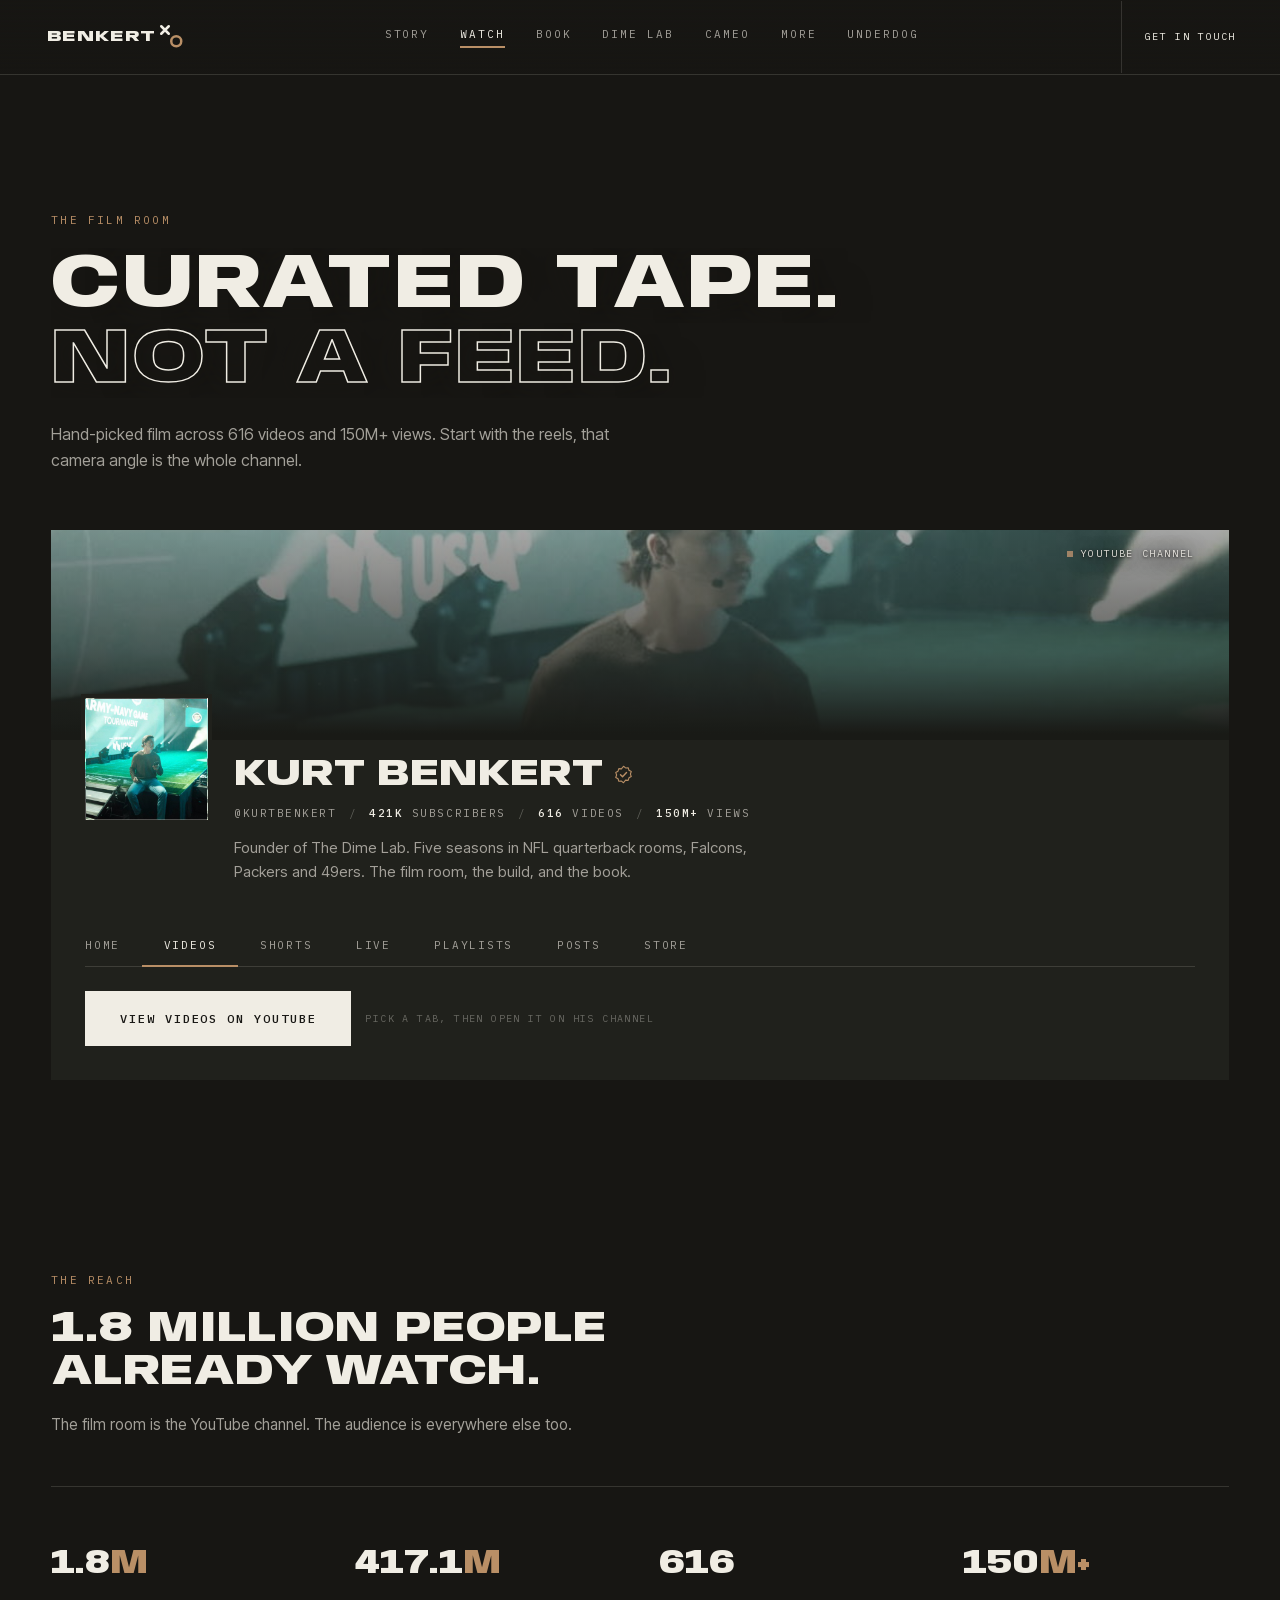
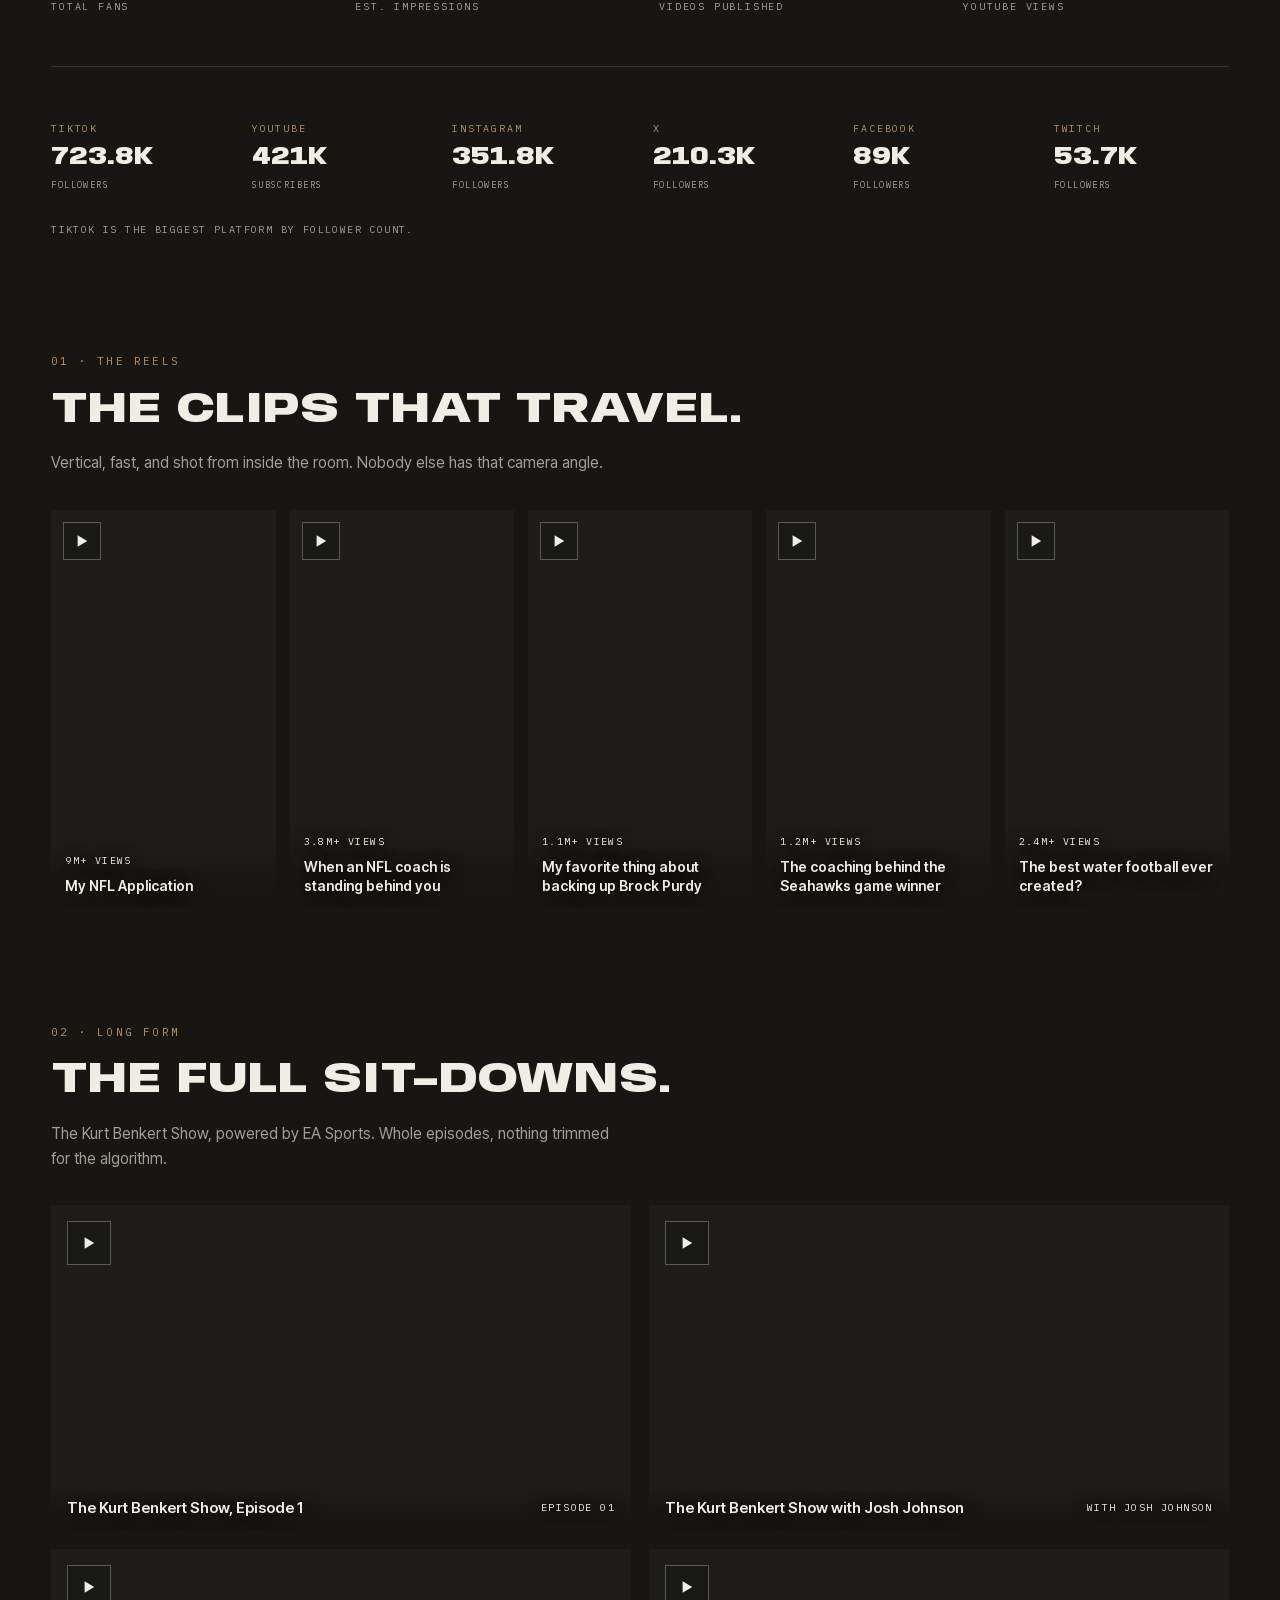
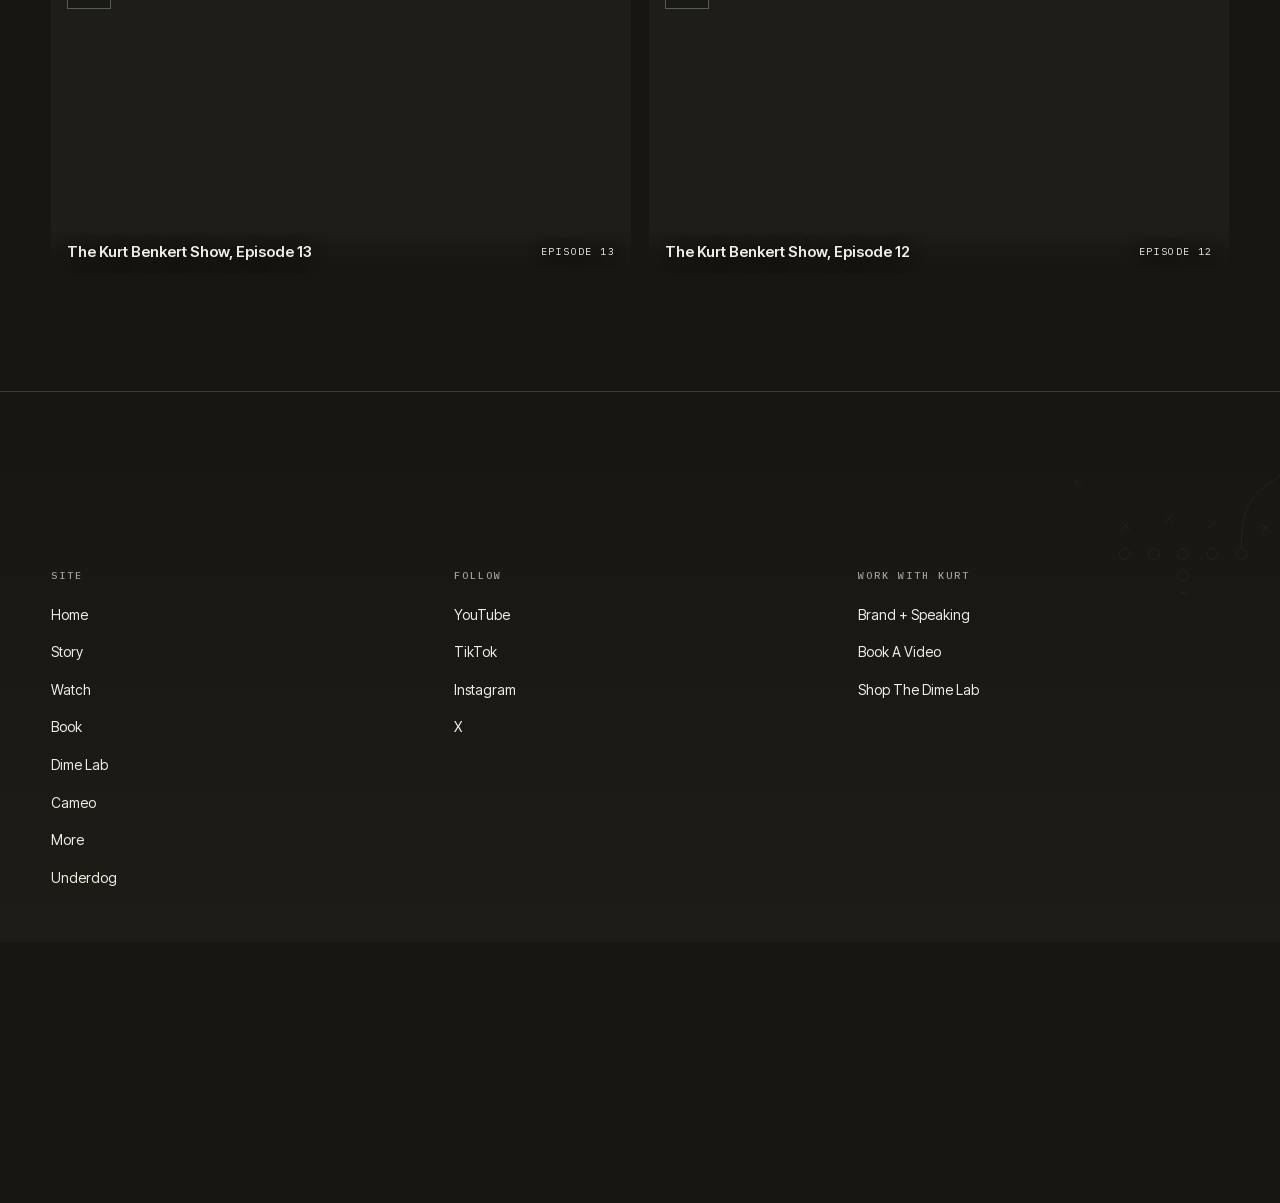
<file: watch.html>
<!DOCTYPE html>
<html lang="en">
<head>
<meta charset="UTF-8">
<meta name="viewport" content="width=device-width, initial-scale=1.0">
<title>The Film Room | Kurt Benkert</title>
<meta name="description" content="Hand-picked film from 150M+ views: the insider NFL tapes, the teaching tapes, and The Dime Lab tapes.">
<link rel="canonical" href="https://kurtbenkert.com/watch">
<meta property="og:type" content="website">
<meta property="og:site_name" content="Kurt Benkert">
<meta property="og:title" content="The Film Room | Kurt Benkert">
<meta property="og:description" content="Hand-picked film from 150M+ views: the insider NFL tapes, the teaching tapes, and The Dime Lab tapes.">
<meta property="og:url" content="https://kurtbenkert.com/watch">
<meta property="og:image" content="https://kurtbenkert.com/img/packers-lambeau.jpg">
<meta name="twitter:card" content="summary_large_image">
<meta name="twitter:title" content="The Film Room | Kurt Benkert">
<meta name="twitter:description" content="Hand-picked film from 150M+ views: the insider NFL tapes, the teaching tapes, and The Dime Lab tapes.">
<meta name="twitter:image" content="https://kurtbenkert.com/img/packers-lambeau.jpg">
<link rel="icon" type="image/svg+xml" href="favicon.svg">
<link rel="apple-touch-icon" href="apple-touch-icon.png">
<link rel="preload" href="fonts/Anybody-300-900.woff2" as="font" type="font/woff2" crossorigin>
<link rel="preload" href="fonts/InterTight-400-600.woff2" as="font" type="font/woff2" crossorigin>
<link rel="stylesheet" href="fonts/fonts.css">
<link rel="stylesheet" href="css/main.css">

</head>
<body>

<nav class="navbar">
  <div class="nav-shell">
    <a class="brand" href="index.html">BENKERT<span class="mk"><svg class="brandmark" viewBox="16 16 36 36" fill="none" aria-hidden="true"><path d="M18 18 L30 30 M30 18 L18 30" stroke="var(--chalk)" stroke-width="4" stroke-linecap="round"/><circle cx="42" cy="42" r="8" stroke="var(--leather-hi)" stroke-width="4"/></svg></span></a>
    <div class="links"><a href="index.html">Home</a><a href="story.html">Story</a><a href="watch.html" class="on">Watch</a><a href="book.html">Book</a><a href="dime-lab.html">Dime Lab</a><a href="cameo.html">Cameo</a><a href="more-nutrition.html">More</a><a href="underdog.html">Underdog</a></div>
    <a class="cta" href="contact.html">Get In Touch</a>
    <button class="nav-burger" type="button" aria-label="Open menu" aria-expanded="false" aria-controls="mobile-menu"><span class="bt">Menu</span><span class="bars"><span class="bl"></span><span class="bl"></span></span></button>
  </div>
</nav>
<div class="mobile-menu" id="mobile-menu" aria-hidden="true">
  <div class="mm-glow" aria-hidden="true"></div>
  <svg class="mm-plays" viewBox="0 0 600 460" fill="none" stroke="rgba(240,237,228,.9)" stroke-width="2" stroke-linecap="round" aria-hidden="true">
    <circle cx="120" cy="300" r="10"/><circle cx="168" cy="300" r="10"/><circle cx="216" cy="300" r="10"/><circle cx="264" cy="300" r="10"/><circle cx="216" cy="344" r="10"/>
    <path d="M112,236 l16,16 M128,236 l-16,16"/><path d="M204,222 l16,16 M220,222 l-16,16"/><path d="M304,244 l16,16 M320,244 l-16,16"/>
    <path d="M264,286 C264,222 276,192 318,164 L392,116" marker-end="url(#arr)"/>
    <path d="M120,286 C120,240 100,212 62,182" marker-end="url(#arr)" stroke-dasharray="1 10"/>
    <path d="M216,330 C216,282 258,262 320,254 L400,248" marker-end="url(#arr)" stroke-dasharray="1 10"/>
  </svg>
  <div class="mm-head" aria-hidden="true"></div>
  <nav class="mm-nav" aria-label="Mobile">
    <a class="mm-link" href="index.html"><span class="mm-i" style="--i:0"><i class="no">01</i><span class="tx">Home</span><span class="ar">&#8599;</span></span></a>
    <a class="mm-link" href="story.html"><span class="mm-i" style="--i:1"><i class="no">02</i><span class="tx">Story</span><span class="ar">&#8599;</span></span></a>
    <a class="mm-link on" href="watch.html"><span class="mm-i" style="--i:2"><i class="no">03</i><span class="tx">Watch</span><span class="ar">&#8599;</span></span></a>
    <a class="mm-link" href="book.html"><span class="mm-i" style="--i:3"><i class="no">04</i><span class="tx">Book</span><span class="ar">&#8599;</span></span></a>
    <a class="mm-link" href="dime-lab.html"><span class="mm-i" style="--i:4"><i class="no">05</i><span class="tx">Dime Lab</span><span class="ar">&#8599;</span></span></a>
    <a class="mm-link" href="cameo.html"><span class="mm-i" style="--i:5"><i class="no">06</i><span class="tx">Cameo</span><span class="ar">&#8599;</span></span></a>
    <a class="mm-link" href="more-nutrition.html"><span class="mm-i" style="--i:6"><i class="no">07</i><span class="tx">More</span><span class="ar">&#8599;</span></span></a>
    <a class="mm-link" href="underdog.html"><span class="mm-i" style="--i:7"><i class="no">08</i><span class="tx">Underdog</span><span class="ar">&#8599;</span></span></a>
    <a class="mm-link" href="contact.html"><span class="mm-i" style="--i:8"><i class="no">09</i><span class="tx">Contact</span><span class="ar">&#8599;</span></span></a>
  </nav>
  <div class="mm-foot">
    <a class="mm-cta" href="contact.html">Brand + Speaking Inquiries <span>&#8594;</span></a>
    <div class="mm-social"><a href="https://www.youtube.com/@KurtBenkert" target="_blank" rel="noopener">YouTube</a><a href="https://www.tiktok.com/@kurtbenkert" target="_blank" rel="noopener">TikTok</a><a href="https://www.instagram.com/kurtbenkert" target="_blank" rel="noopener">Instagram</a><a href="https://x.com/KurtBenkert" target="_blank" rel="noopener">X</a></div>
    <span class="mm-loc">Santa Rosa Beach, FL</span>
  </div>
</div>


<svg width="0" height="0" style="position:absolute;" aria-hidden="true">
  <defs>
    <marker id="arr" viewBox="0 0 10 10" refX="8" refY="5" markerWidth="7" markerHeight="7" orient="auto-start-reverse">
      <path d="M0,0 L10,5 L0,10" fill="none" stroke="rgba(240,237,228,.55)" stroke-width="1.6" stroke-linecap="round"/>
    </marker>
    <marker id="arrHi" viewBox="0 0 10 10" refX="8" refY="5" markerWidth="7" markerHeight="7" orient="auto-start-reverse">
      <path d="M0,0 L10,5 L0,10" fill="none" stroke="#B98F66" stroke-width="1.6" stroke-linecap="round"/>
    </marker>
    <g id="xo-field">
      <circle cx="180" cy="300" r="11"/><circle cx="240" cy="300" r="11"/><circle cx="300" cy="300" r="11"/><circle cx="360" cy="300" r="11"/><circle cx="420" cy="300" r="11"/>
      <circle cx="300" cy="345" r="11"/><circle cx="300" cy="390" r="11"/>
      <path d="M172,232 l18,18 M190,232 l-18,18"/>
      <path d="M262,218 l18,18 M280,218 l-18,18"/>
      <path d="M352,228 l18,18 M370,228 l-18,18"/>
      <path d="M462,240 l18,18 M480,240 l-18,18"/>
      <path d="M562,180 l18,18 M580,180 l-18,18"/>
      <path d="M420,286 C420,220 430,190 470,160 L540,110" marker-end="url(#arr)"/>
      <path d="M180,286 C180,240 160,210 120,180 L80,150" marker-end="url(#arr)" stroke-dasharray="1 10"/>
      <path d="M300,331 C300,280 340,260 400,250 L470,244" marker-end="url(#arr)" stroke-dasharray="1 10"/>
    </g>
  </defs>
</svg>

<main>
<section class="sect-pad" style="padding-top:calc(var(--nav-h) + clamp(48px,7vw,96px));">
  <div class="wrap">
    <span class="kicker fade-in">THE FILM ROOM</span>
    <h1 class="hero-h" style="font-size:clamp(31px,6vw,88px);">
      <span class="mask"><span>CURATED TAPE.</span></span>
      <span class="mask"><span class="stroke">NOT A FEED.</span></span>
    </h1>
    <p class="sub fade-in d1" style="color:var(--chalk-dim);max-width:560px;margin-top:24px;">Hand-picked film across 616 videos and 150M+ views. Start with the reels, that camera angle is the whole channel.</p>
    <div class="chan" style="margin-top:clamp(34px,4.5vw,56px);" data-rv>
      <div class="chan__banner">
        <span class="chan__live"><i></i> YouTube Channel</span>
      </div>
      <div class="chan__body">
        <div class="chan__ava" role="img" aria-label="Kurt Benkert"></div>
        <div class="chan__id">
          <div class="chan__name">Kurt Benkert
            <svg viewBox="0 0 24 24" fill="none" aria-label="Verified" role="img"><path d="M12 1.6l2.6 2.1 3.3-.3 1 3.2 2.9 1.6-1.1 3.2 1.1 3.2-2.9 1.6-1 3.2-3.3-.3L12 22.4l-2.6-2.1-3.3.3-1-3.2L2.2 15.8l1.1-3.2-1.1-3.2 2.9-1.6 1-3.2 3.3.3z" stroke="currentColor" stroke-width="1.4" stroke-linejoin="round"/><path d="M8.2 12.2l2.6 2.6 5-5.2" stroke="currentColor" stroke-width="1.8" stroke-linecap="round" stroke-linejoin="round"/></svg>
          </div>
          <div class="chan__meta">
            <span>@KurtBenkert</span><s>/</s>
            <span><b><span data-count="421">0</span>K</b> Subscribers</span><s>/</s>
            <span><b>616</b> Videos</span><s>/</s>
            <span><b>150M+</b> Views</span>
          </div>
          <p class="chan__bio">Founder of The Dime Lab. Five seasons in NFL quarterback rooms, Falcons, Packers and 49ers. The film room, the build, and the book.</p>
        </div>
      </div>
      <div class="chan__tabs" role="tablist" aria-label="Channel sections">
        <button class="chan__tab" role="tab" aria-selected="false" data-path="" data-label="Home">Home</button>
        <button class="chan__tab" role="tab" aria-selected="true" data-path="/videos" data-label="Videos">Videos</button>
        <button class="chan__tab" role="tab" aria-selected="false" data-path="/shorts" data-label="Shorts">Shorts</button>
        <button class="chan__tab" role="tab" aria-selected="false" data-path="/streams" data-label="Live">Live</button>
        <button class="chan__tab" role="tab" aria-selected="false" data-path="/playlists" data-label="Playlists">Playlists</button>
        <button class="chan__tab" role="tab" aria-selected="false" data-path="/community" data-label="Posts">Posts</button>
        <button class="chan__tab" role="tab" aria-selected="false" data-path="/store" data-label="Store">Store</button>
      </div>
      <div class="chan__go" style="padding:0 clamp(20px,3vw,34px) clamp(24px,3vw,34px);">
        <a class="btn solid" id="chanGo" href="https://www.youtube.com/@KurtBenkert/videos" target="_blank" rel="noopener" data-magnet>View Videos On YouTube</a>
        <span class="hint">Pick a tab, then open it on his channel</span>
      </div>
    </div>
  </div>
</section>

<!-- ============ THE REACH ============
     Source: Kurt's own Pillar media kit, pillar.io/kurtbenkert/mediakit,
     read 2026-08-17. Update these six numbers from that page, nowhere else. -->
<section class="sect-pad" style="padding-top:clamp(48px,6vw,86px);">
  <div class="wrap">
    <span class="kicker">THE REACH</span>
    <h2 class="h2" style="font-size:clamp(26px,3.4vw,46px);">1.8 MILLION PEOPLE<br>ALREADY WATCH.</h2>
    <p class="lede">The film room is the YouTube channel. The audience is everywhere else too.</p>

    <div class="statstrip" style="margin-top:clamp(30px,3.8vw,48px);">
      <div class="cell"><div class="v"><span data-count="1.8" data-dec="1">0</span><span class="suf">M</span></div><div class="k">Total fans</div></div>
      <div class="cell"><div class="v"><span data-count="417.1" data-dec="1">0</span><span class="suf">M</span></div><div class="k">Est. impressions</div></div>
      <div class="cell"><div class="v"><span data-count="616">0</span></div><div class="k">Videos published</div></div>
      <div class="cell"><div class="v">150<span class="suf">M+</span></div><div class="k">YouTube views</div></div>
    </div>

    <div class="platrow">
      <div class="plat"><span class="p">TikTok</span><span class="n">723.8K</span><span class="u">Followers</span></div>
      <div class="plat"><span class="p">YouTube</span><span class="n">421K</span><span class="u">Subscribers</span></div>
      <div class="plat"><span class="p">Instagram</span><span class="n">351.8K</span><span class="u">Followers</span></div>
      <div class="plat"><span class="p">X</span><span class="n">210.3K</span><span class="u">Followers</span></div>
      <div class="plat"><span class="p">Facebook</span><span class="n">89K</span><span class="u">Followers</span></div>
      <div class="plat"><span class="p">Twitch</span><span class="n">53.7K</span><span class="u">Followers</span></div>
    </div>
    <p class="platnote">TikTok is the biggest platform by follower count.</p>
  </div>
</section>

<section>
  <div class="wrap">
    <span class="kicker">01 &middot; THE REELS</span>
    <h2 class="h2" style="font-size:clamp(26px,3.4vw,46px);">THE CLIPS THAT TRAVEL.</h2>
    <p class="lede">Vertical, fast, and shot from inside the room. Nobody else has that camera angle.</p>
    <div class="vidgrid shorts" style="margin-top:34px;">
      <a class="vidtile short" data-yt="BGsiK_5J71s" data-cursor="PLAY" href="https://www.youtube.com/watch?v=BGsiK_5J71s">
      <div class="thumb" style="background-image:url('https://i.ytimg.com/vi/BGsiK_5J71s/hq720.jpg');"></div>
      <div class="play"><svg viewBox="0 0 16 16" aria-hidden="true"><path d="M3 1.5v13l11-6.5z"/></svg></div>
      <div class="bar"><span class="t">My NFL Application</span><span class="tag">9M+ VIEWS</span></div>
    </a>
      <a class="vidtile short" data-yt="8xXJoVrEoig" data-cursor="PLAY" href="https://www.youtube.com/watch?v=8xXJoVrEoig">
      <div class="thumb" style="background-image:url('https://i.ytimg.com/vi/8xXJoVrEoig/hq720.jpg');"></div>
      <div class="play"><svg viewBox="0 0 16 16" aria-hidden="true"><path d="M3 1.5v13l11-6.5z"/></svg></div>
      <div class="bar"><span class="t">When an NFL coach is standing behind you</span><span class="tag">3.8M+ VIEWS</span></div>
    </a>
      <a class="vidtile short hide-mobile" data-yt="7N1LgZJ2HKM" data-cursor="PLAY" href="https://www.youtube.com/watch?v=7N1LgZJ2HKM">
      <div class="thumb" style="background-image:url('https://i.ytimg.com/vi/7N1LgZJ2HKM/hq720.jpg');"></div>
      <div class="play"><svg viewBox="0 0 16 16" aria-hidden="true"><path d="M3 1.5v13l11-6.5z"/></svg></div>
      <div class="bar"><span class="t">My favorite thing about backing up Brock Purdy</span><span class="tag">1.1M+ VIEWS</span></div>
    </a>
      <a class="vidtile short" data-yt="hXTkSB8lk50" data-cursor="PLAY" href="https://www.youtube.com/watch?v=hXTkSB8lk50">
      <div class="thumb" style="background-image:url('https://i.ytimg.com/vi/hXTkSB8lk50/hq720.jpg');"></div>
      <div class="play"><svg viewBox="0 0 16 16" aria-hidden="true"><path d="M3 1.5v13l11-6.5z"/></svg></div>
      <div class="bar"><span class="t">The coaching behind the Seahawks game winner</span><span class="tag">1.2M+ VIEWS</span></div>
    </a>
      <a class="vidtile short" data-yt="seOgrQ6HEJg" data-cursor="PLAY" href="https://www.youtube.com/watch?v=seOgrQ6HEJg">
      <div class="thumb" style="background-image:url('https://i.ytimg.com/vi/seOgrQ6HEJg/hq720.jpg');"></div>
      <div class="play"><svg viewBox="0 0 16 16" aria-hidden="true"><path d="M3 1.5v13l11-6.5z"/></svg></div>
      <div class="bar"><span class="t">The best water football ever created?</span><span class="tag">2.4M+ VIEWS</span></div>
    </a>
    </div>
  </div>
</section>

<section class="sect-pad">
  <div class="wrap">
    <span class="kicker">02 &middot; LONG FORM</span>
    <h2 class="h2" style="font-size:clamp(26px,3.4vw,46px);">THE FULL SIT-DOWNS.</h2>
    <p class="lede">The Kurt Benkert Show, powered by EA Sports. Whole episodes, nothing trimmed for the algorithm.</p>
    <div class="vidgrid" style="margin-top:34px;">
      <a class="vidtile" data-yt="Xjqj_FbN0RM" data-cursor="PLAY" href="https://www.youtube.com/watch?v=Xjqj_FbN0RM">
      <div class="thumb" style="background-image:url('https://i.ytimg.com/vi/Xjqj_FbN0RM/hq720.jpg');"></div>
      <div class="play"><svg viewBox="0 0 16 16" aria-hidden="true"><path d="M3 1.5v13l11-6.5z"/></svg></div>
      <div class="bar"><span class="t">The Kurt Benkert Show, Episode 1</span><span class="tag">EPISODE 01</span></div>
    </a>
      <a class="vidtile" data-yt="SK6Pao7oiz4" data-cursor="PLAY" href="https://www.youtube.com/watch?v=SK6Pao7oiz4">
      <div class="thumb" style="background-image:url('https://i.ytimg.com/vi/SK6Pao7oiz4/hq720.jpg');"></div>
      <div class="play"><svg viewBox="0 0 16 16" aria-hidden="true"><path d="M3 1.5v13l11-6.5z"/></svg></div>
      <div class="bar"><span class="t">The Kurt Benkert Show with Josh Johnson</span><span class="tag">WITH JOSH JOHNSON</span></div>
    </a>
      <a class="vidtile" data-yt="XKguvUimJSo" data-cursor="PLAY" href="https://www.youtube.com/watch?v=XKguvUimJSo">
      <div class="thumb" style="background-image:url('https://i.ytimg.com/vi/XKguvUimJSo/hq720.jpg');"></div>
      <div class="play"><svg viewBox="0 0 16 16" aria-hidden="true"><path d="M3 1.5v13l11-6.5z"/></svg></div>
      <div class="bar"><span class="t">The Kurt Benkert Show, Episode 13</span><span class="tag">EPISODE 13</span></div>
    </a>
      <a class="vidtile" data-yt="bpUalniMkGA" data-cursor="PLAY" href="https://www.youtube.com/watch?v=bpUalniMkGA">
      <div class="thumb" style="background-image:url('https://i.ytimg.com/vi/bpUalniMkGA/hq720.jpg');"></div>
      <div class="play"><svg viewBox="0 0 16 16" aria-hidden="true"><path d="M3 1.5v13l11-6.5z"/></svg></div>
      <div class="bar"><span class="t">The Kurt Benkert Show, Episode 12</span><span class="tag">EPISODE 12</span></div>
    </a>
    </div>
  </div>
</section>
</main>
<div class="lightbox" role="dialog" aria-label="Video player">
  <button class="close" aria-label="Close">&#10005;</button>
  <div class="frame"></div>
</div>

<footer class="foot foot--slim">
  <svg class="bgplays" viewBox="0 0 1200 500" preserveAspectRatio="xMidYMid slice" fill="none" stroke="#F0EDE4" stroke-width="2" stroke-linecap="round" aria-hidden="true"><g transform="translate(600,40) scale(1.2)"><use href="#xo-field"/></g></svg>
  <div class="wrap">
    <div class="foot-grid">
      <div><h4>Site</h4><ul>
        <li><a href="index.html">Home</a></li>
        <li><a href="story.html">Story</a></li>
        <li><a href="watch.html">Watch</a></li>
        <li><a href="book.html">Book</a></li>
        <li><a href="dime-lab.html">Dime Lab</a></li>
        <li><a href="cameo.html">Cameo</a></li>
        <li><a href="more-nutrition.html">More</a></li>
        <li><a href="underdog.html">Underdog</a></li>
      </ul></div>
      <div><h4>Follow</h4><ul><li><a href="https://www.youtube.com/@KurtBenkert" target="_blank" rel="noopener">YouTube</a></li><li><a href="https://www.tiktok.com/@kurtbenkert" target="_blank" rel="noopener">TikTok</a></li><li><a href="https://www.instagram.com/kurtbenkert" target="_blank" rel="noopener">Instagram</a></li><li><a href="https://x.com/KurtBenkert" target="_blank" rel="noopener">X</a></li></ul></div>
      <div><h4>Work With Kurt</h4><ul>
        <li><a href="contact.html">Brand + Speaking</a></li>
        <li><a href="https://www.cameo.com/kurtbenkert" target="_blank" rel="noopener">Book A Video</a></li>
        <li><a href="https://thedimelab.com" target="_blank" rel="noopener">Shop The Dime Lab</a></li>
      </ul></div>
    </div>
  </div>
  </footer>
<div class="foot-mark-space" aria-hidden="true"></div>
<div class="foot-mark">
<div class="yardline" style="border-bottom:none;" aria-hidden="true"><div class="marks"><span>10</span><span>20</span><span>30</span><span>40</span><span>50</span><span>40</span><span>30</span><span>20</span><span>10</span></div></div>
  <div class="wordmark">BENKERT<span class="mk"><svg class="brandmark" viewBox="16 16 36 36" fill="none" aria-hidden="true"><path d="M18 18 L30 30 M30 18 L18 30" stroke="var(--chalk)" stroke-width="4" stroke-linecap="round"/><circle cx="42" cy="42" r="8" stroke="var(--leather-hi)" stroke-width="4"/></svg></span></div>
  <div class="wrap">
    <div class="foot-bottom">
      <span class="mono">&copy; 2026 KURT BENKERT &middot; ALL RIGHTS RESERVED</span>
      <span class="mono">SITE BY <a href="https://ryderschilling.com">RYDER SCHILLING</a></span>
    </div>
  </div>
</div>
<script src="js/gsap.min.js"></script>
<script src="js/ScrollTrigger.min.js"></script>
<script src="js/lenis.min.js"></script>
<script src="js/main.js"></script>
</body>
</html>
</file>
<file: fonts/fonts.css>
@font-face {
  font-family: 'Anybody';
  font-style: normal;
  font-weight: 300 900;
  font-stretch: 50% 150%;
  font-display: swap;
  src: url(../fonts/Anybody-300-900.woff2) format('woff2');
  unicode-range: U+0000-00FF, U+0131, U+0152-0153, U+02BB-02BC, U+02C6, U+02DA, U+02DC, U+0304, U+0308, U+0329, U+2000-206F, U+20AC, U+2122, U+2191, U+2193, U+2212, U+2215, U+FEFF, U+FFFD;
}
@font-face {
  font-family: 'IBM Plex Mono';
  font-style: normal;
  font-weight: 400;
  font-display: swap;
  src: url(../fonts/IBMPlexMono-400.woff2) format('woff2');
  unicode-range: U+0000-00FF, U+0131, U+0152-0153, U+02BB-02BC, U+02C6, U+02DA, U+02DC, U+0304, U+0308, U+0329, U+2000-206F, U+20AC, U+2122, U+2191, U+2193, U+2212, U+2215, U+FEFF, U+FFFD;
}
@font-face {
  font-family: 'IBM Plex Mono';
  font-style: normal;
  font-weight: 500;
  font-display: swap;
  src: url(../fonts/IBMPlexMono-500.woff2) format('woff2');
  unicode-range: U+0000-00FF, U+0131, U+0152-0153, U+02BB-02BC, U+02C6, U+02DA, U+02DC, U+0304, U+0308, U+0329, U+2000-206F, U+20AC, U+2122, U+2191, U+2193, U+2212, U+2215, U+FEFF, U+FFFD;
}
@font-face {
  font-family: 'Inter Tight';
  font-style: normal;
  font-weight: 400 600;
  font-display: swap;
  src: url(../fonts/InterTight-400-600.woff2) format('woff2');
  unicode-range: U+0000-00FF, U+0131, U+0152-0153, U+02BB-02BC, U+02C6, U+02DA, U+02DC, U+0304, U+0308, U+0329, U+2000-206F, U+20AC, U+2122, U+2191, U+2193, U+2212, U+2215, U+FEFF, U+FFFD;
}
</file>
<file: css/main.css>
/* ============================================================
   kurtbenkert.com · design system
   palette sampled from the Chicago shoot · chalk + stone + leather
   built by Ryder Schilling
   ============================================================ */

:root{
  --ink-0:#171613;
  --ink-1:#1E1D19;
  --ink-2:#26241F;
  --board:#20211C;
  --stone:#C9BCAB;
  --stone-deep:#A99C89;
  --leather:#9C7454;
  --leather-hi:#B98F66;
  --chalk:#F0EDE4;
  --chalk-dim:#A3A099;
  --line:rgba(240,237,228,.14);
  --line-strong:rgba(240,237,228,.3);
  --chalkline:rgba(240,237,228,.55);
  --mono:'IBM Plex Mono',monospace;
  --body:'Inter Tight',sans-serif;
  --disp:'Anybody',sans-serif;
  --ease:cubic-bezier(.16,1,.3,1);
  --nav-bar:74px;
  --nav-bar-sm:60px;
  --nav-gap:clamp(14px,1.9vw,26px);
  --nav-h:calc(var(--nav-bar) + (var(--nav-gap) * 2));
}

*{margin:0;padding:0;box-sizing:border-box;}
html{scroll-behavior:smooth;overflow-x:clip;}
html.lenis{scroll-behavior:auto;}
body{background:var(--ink-0);color:var(--chalk);font-family:var(--body);font-size:16px;line-height:1.6;-webkit-font-smoothing:antialiased;overflow-x:clip;}
img{display:block;max-width:100%;height:auto;}
a{color:inherit;text-decoration:none;}
::selection{background:var(--leather);color:var(--ink-0);}

.wrap{max-width:1280px;margin:0 auto;padding:0 clamp(20px,4vw,56px);}
.mono{font-family:var(--mono);font-size:11px;letter-spacing:.14em;text-transform:uppercase;}
.display{font-family:var(--disp);font-variation-settings:'wdth' 125;font-weight:850;text-transform:uppercase;line-height:.95;}

/* ---------- reveals (IO adds .in) ---------- */
[data-rv]{opacity:0;transform:translateY(28px);transition:opacity .9s var(--ease),transform .9s var(--ease);}
[data-rv].in{opacity:1;transform:none;}
@media (prefers-reduced-motion: reduce){
  [data-rv]{opacity:1;transform:none;transition:none;}
  *{animation-duration:.001s !important;animation-delay:0s !important;}
}

/* ---------- chips: plain text, no box. borders live on buttons only. ---------- */
.chip{display:inline-flex;align-items:center;gap:8px;border:0;padding:0;font-family:var(--mono);font-size:11px;letter-spacing:.12em;text-transform:uppercase;color:var(--chalk-dim);background:none;}
.chip b{color:var(--chalk);font-weight:500;}
.chip .dot{width:6px;height:6px;background:var(--leather-hi);}
.chip.live .dot{animation:blink 1.4s steps(1) infinite;}
@keyframes blink{50%{opacity:.15;}}
/* separator so a run of chips still reads as separate facts. It hangs off the
   END of the preceding chip, never the start of the next one, so a wrap does
   not orphan a dot at the head of line 2. */
.chip-row{display:flex;align-items:center;flex-wrap:wrap;gap:10px 0;}
.chip-row .chip:not(:last-child)::after{content:"";width:3px;height:3px;border-radius:50%;background:var(--leather-hi);opacity:.6;margin:0 16px;flex:none;}
/* link rows (socials) get no auto separator: the ::after would sit inside the
   anchor and pick up its underline. */
.chip-row.links .chip::after{display:none;}
.chip-row.links{gap:10px 26px;}
a.chip{color:var(--chalk);border-bottom:1px solid var(--line-strong);padding-bottom:3px;transition:color .2s,border-color .2s;}
a.chip:hover{color:var(--leather-hi);border-color:var(--leather-hi);}
@media (max-width:640px){
  /* stacked reads cleaner than a wrapped run at phone width */
  .chip-row{flex-direction:column;align-items:flex-start;gap:9px;}
  .chip-row .chip:not(:last-child)::after{display:none;}
  .chip-row.links{flex-direction:row;flex-wrap:wrap;}
}

/* ---------- buttons ---------- */
.btn{position:relative;display:inline-block;border:1px solid var(--chalk);padding:17px 34px;font-family:var(--mono);font-size:12px;letter-spacing:.16em;text-transform:uppercase;color:var(--chalk);background:transparent;cursor:pointer;overflow:hidden;transition:color .25s var(--ease),border-color .25s var(--ease);}
.btn::before{content:"";position:absolute;inset:0;background:var(--chalk);transform:scaleX(0);transform-origin:left;transition:transform .3s var(--ease);z-index:-1;}
.btn:hover{color:var(--ink-0);}
.btn:hover::before{transform:scaleX(1);}
.btn{z-index:0;}
.btn.solid{background:var(--chalk);border-color:var(--chalk);color:var(--ink-0);font-weight:500;}
.btn.solid::before{background:var(--leather-hi);}
.btn.solid:hover{border-color:var(--leather-hi);color:var(--ink-0);}
.btn.ghost{border-color:var(--line-strong);color:var(--chalk-dim);}
.btn.ghost:hover{border-color:var(--chalk);color:var(--ink-0);}
.btn-pair{display:inline-flex;flex-wrap:wrap;}
.btn-pair .btn + .btn{margin-left:-1px;}
.textlink{font-family:var(--mono);font-size:12px;letter-spacing:.16em;text-transform:uppercase;color:var(--leather-hi);border-bottom:1px solid var(--leather);padding-bottom:4px;transition:color .2s,border-color .2s;}
.textlink:hover{color:var(--chalk);border-color:var(--chalk);}

/* ---------- nav: floating bar ---------- */
.navbar{position:fixed;top:0;left:0;right:0;z-index:60;padding:0;pointer-events:none;border-bottom:1px solid var(--line);background:linear-gradient(180deg,rgba(23,22,19,.66),rgba(23,22,19,0));transition:transform .66s cubic-bezier(.16,1,.3,1),opacity .34s var(--ease),padding .55s var(--ease),background .45s var(--ease),border-color .45s var(--ease);}
.navbar.hidden{transform:translateY(calc(-100% - 14px));opacity:0;transition:transform .52s cubic-bezier(.5,0,.75,.2),opacity .3s var(--ease) .06s,padding .55s var(--ease),background .45s var(--ease),border-color .45s var(--ease);}
.nav-shell{pointer-events:auto;position:relative;display:flex;align-items:center;justify-content:space-between;gap:10px;height:var(--nav-bar);max-width:1240px;margin:0 auto;padding-left:clamp(16px,2vw,26px);border:1px solid transparent;background:transparent;box-shadow:none;transition:background .45s var(--ease),border-color .45s var(--ease),box-shadow .45s var(--ease),max-width .55s var(--ease),height .55s var(--ease);}
@supports (backdrop-filter:blur(2px)){ .navbar.scrolled .nav-shell{backdrop-filter:blur(20px) saturate(1.02) brightness(.82);} }
.navbar.scrolled{padding:var(--nav-gap) clamp(12px,3vw,34px);background:transparent;border-bottom-color:transparent;}
.navbar.scrolled .nav-shell{height:var(--nav-bar-sm);background:rgba(18,17,15,.93);border-color:var(--line-strong);box-shadow:0 18px 46px rgba(0,0,0,.5);max-width:1120px;}
body.menu-open .navbar{background:transparent;border-bottom-color:transparent;}
body.menu-open .navbar .nav-shell{background:transparent;border-color:transparent;box-shadow:none;backdrop-filter:none;}
body.menu-open .nav-burger{border-left-color:transparent;}
body.menu-open .navbar{transform:none;}

.navbar .brand{font-family:var(--disp);font-variation-settings:'wdth' 140;font-weight:850;font-size:15px;letter-spacing:.06em;text-transform:uppercase;white-space:nowrap;}
.navbar .brand span{color:var(--leather-hi);display:inline-block;transition:transform .5s var(--ease);}
.navbar .brand:hover span{transform:rotate(180deg);}
/* the X + ring mark is the logo. Same glyph as the favicon and the app icons. */
.brandmark{display:block;width:1em;height:1em;overflow:visible;}
.navbar .brand .mk{margin-left:.3em;width:1.5em;height:1.5em;vertical-align:-.42em;}
.navbar .brand .mk .brandmark{width:100%;height:100%;}
.navbar .links{display:flex;align-items:center;gap:clamp(20px,2.4vw,34px);}
/* the wordmark is the home link on desktop, so Home comes out of the bar. It stays in the mobile menu. */
.navbar .links a[href="index.html"]{display:none;}
.navbar .links a{font-family:var(--mono);font-size:11px;letter-spacing:.18em;text-transform:uppercase;color:var(--chalk-dim);position:relative;padding-bottom:5px;transition:color .2s;}
.navbar .links a::after{content:"";position:absolute;left:0;bottom:0;width:100%;height:2px;background:var(--leather-hi);transform:scaleX(0);transform-origin:right;transition:transform .35s var(--ease);}
.navbar .links a:hover{color:var(--chalk);}
.navbar .links a:hover::after{transform:scaleX(1);transform-origin:left;}
.navbar .links a.on{color:var(--chalk);}
.navbar .links a.on::after{transform:scaleX(1);}
.navbar .cta{align-self:stretch;display:flex;align-items:center;position:relative;overflow:hidden;z-index:0;border-left:1px solid var(--line);padding:0 clamp(16px,1.8vw,26px);font-family:var(--mono);font-size:10px;letter-spacing:.16em;text-transform:uppercase;color:var(--chalk);white-space:nowrap;transition:color .28s var(--ease);}
.navbar .cta::before{content:"";position:absolute;inset:0;background:var(--chalk);transform:scaleY(0);transform-origin:bottom;transition:transform .34s var(--ease);z-index:-1;}
.navbar .cta:hover{color:var(--ink-0);}
.navbar .cta:hover::before{transform:scaleY(1);}

/* burger */
.nav-burger{display:none;align-items:center;gap:10px;align-self:stretch;background:none;border:0;border-left:1px solid var(--line);padding:0 18px;cursor:pointer;color:var(--chalk);-webkit-tap-highlight-color:transparent;}
.nav-burger .bl{display:block;width:22px;height:1.5px;background:var(--chalk);transition:transform .45s var(--ease),width .45s var(--ease),opacity .3s;}
.nav-burger .bars{display:flex;flex-direction:column;gap:6px;align-items:flex-end;}
.nav-burger .bl:nth-child(2){width:14px;}
.nav-burger:hover .bl:nth-child(2){width:22px;}
.nav-burger .bt{font-family:var(--mono);font-size:10px;letter-spacing:.16em;text-transform:uppercase;color:var(--chalk-dim);}
body.menu-open .nav-burger .bl{width:22px;}
body.menu-open .nav-burger .bl:nth-child(1){transform:translateY(3.75px) rotate(45deg);}
body.menu-open .nav-burger .bl:nth-child(2){transform:translateY(-3.75px) rotate(-45deg);}

/* ---------- full-screen menu ---------- */
.mobile-menu{position:fixed;inset:0;z-index:55;background:var(--ink-0);display:flex;flex-direction:column;justify-content:flex-start;overflow:hidden;-webkit-clip-path:inset(0 0 100% 0);clip-path:inset(0 0 100% 0);visibility:hidden;pointer-events:none;transition:clip-path .8s var(--ease),-webkit-clip-path .8s var(--ease),visibility 0s .8s;}
body.menu-open .mobile-menu{-webkit-clip-path:inset(0 0 0 0);clip-path:inset(0 0 0 0);visibility:visible;pointer-events:auto;transition:clip-path .8s var(--ease),-webkit-clip-path .8s var(--ease),visibility 0s;}
.mobile-menu .mm-plays{position:absolute;right:-22%;top:2%;width:106%;height:auto;opacity:0;pointer-events:none;transition:opacity .9s var(--ease) .25s;}
body.menu-open .mobile-menu .mm-plays{opacity:.09;}
.mobile-menu .mm-glow{position:absolute;left:-30%;bottom:-30%;width:90vw;height:90vw;background:radial-gradient(circle,rgba(185,143,102,.16),transparent 66%);pointer-events:none;}
.mm-head{height:calc(var(--nav-bar) + var(--nav-gap));flex:none;}
.mm-nav{position:relative;z-index:2;padding:0 clamp(24px,7vw,40px);}
.mm-link{display:block;border-top:1px solid var(--line);overflow:hidden;}
.mm-link:last-of-type{border-bottom:1px solid var(--line);}
.mm-i{display:flex;align-items:center;gap:16px;padding:clamp(9px,1.9vw,14px) 0;transform:translateY(105%);opacity:0;transition:transform .8s var(--ease),opacity .6s var(--ease),color .25s;transition-delay:calc(.1s + (var(--i,0) * .055s));}
body.menu-open .mm-i{transform:none;opacity:1;}
.mm-i .no{font-family:var(--mono);font-style:normal;font-size:10px;letter-spacing:.18em;color:var(--leather-hi);width:22px;flex:none;}
.mm-i .tx{font-family:var(--disp);font-variation-settings:'wdth' 122;font-weight:850;text-transform:uppercase;font-size:clamp(26px,8.2vw,44px);line-height:.94;letter-spacing:.01em;transition:transform .45s var(--ease);}
.mm-i .ar{margin-left:auto;font-family:var(--mono);font-size:14px;color:var(--leather-hi);opacity:0;transform:translateX(-10px);transition:opacity .35s var(--ease),transform .35s var(--ease);}
.mm-link.on .tx{color:var(--leather-hi);}
.mm-link.on .ar,.mm-link:active .ar{opacity:1;transform:none;}
@media (hover:hover){ .mm-link:hover .tx{transform:translateX(10px);} .mm-link:hover .ar{opacity:1;transform:none;} }
.mm-foot{position:relative;z-index:2;margin-top:clamp(22px,5vw,34px);padding:0 clamp(24px,7vw,40px) clamp(28px,7vw,44px);opacity:0;transform:translateY(18px);transition:opacity .7s var(--ease) .42s,transform .7s var(--ease) .42s;}
body.menu-open .mm-foot{opacity:1;transform:none;}
.mm-foot .mm-cta{display:flex;align-items:center;justify-content:space-between;gap:14px;border:1px solid var(--chalk);padding:16px 20px;margin-bottom:22px;font-family:var(--mono);font-size:11px;letter-spacing:.16em;text-transform:uppercase;color:var(--chalk);}
.mm-foot .mm-social{display:flex;flex-wrap:wrap;gap:8px 22px;font-family:var(--mono);font-size:11px;letter-spacing:.14em;text-transform:uppercase;color:var(--chalk-dim);}
.mm-foot .mm-social a{transition:color .2s;}
.mm-foot .mm-social a:hover{color:var(--leather-hi);}
.mm-foot .mm-loc{display:block;margin-top:18px;font-family:var(--mono);font-size:10px;letter-spacing:.2em;text-transform:uppercase;color:rgba(240,237,228,.35);}

/* ---------- hero ---------- */
.hero{position:relative;height:100svh;min-height:560px;display:flex;align-items:flex-end;overflow:hidden;background:var(--ink-1);padding:0 clamp(12px,3vw,34px);}
.hero .bg{position:absolute;inset:-6% 0;background-size:cover;background-position:center 18%;will-change:transform;}
.hero .scrim{position:absolute;inset:0;background:
  linear-gradient(99deg,rgba(23,22,19,.95) 12%,rgba(23,22,19,.55) 52%,rgba(23,22,19,.12) 100%),
  linear-gradient(0deg,rgba(23,22,19,.92) 6%,transparent 48%);}
.hero .plays{position:absolute;inset:0;z-index:1;opacity:.42;pointer-events:none;}
.hero .inner{position:relative;z-index:2;width:100%;max-width:1240px;margin:0 auto;padding:clamp(22px,3.6vw,52px) clamp(16px,2vw,26px);padding-top:calc(var(--nav-h) + 16px);}
.kicker-row{display:flex;gap:10px;flex-wrap:wrap;margin-bottom:clamp(14px,1.9vw,24px);}

/* story hero: photo sits higher in the frame, lifted a touch */
.hero.story .bg{background-position:center 56%;filter:brightness(1.16) saturate(.96) contrast(1.02);}
.hero.story .scrim{background:
  linear-gradient(99deg,rgba(23,22,19,.9) 8%,rgba(23,22,19,.44) 46%,rgba(23,22,19,.08) 100%),
  linear-gradient(0deg,rgba(23,22,19,.88) 4%,rgba(23,22,19,.22) 40%,transparent 66%),
  linear-gradient(180deg,rgba(23,22,19,.5) 0%,transparent 22%);}
@media (max-width:900px){ .hero.story .bg{background-position:center 48%;} }

/* home hero: Lambeau scramble, copy left over the out-of-focus side */
.hero.home .bg{background-image:url('../img/hero-packers.jpg');background-position:58% 45%;filter:saturate(.92) contrast(1.03);}
.hero.home .scrim{background:
  linear-gradient(99deg,rgba(23,22,19,.94) 6%,rgba(23,22,19,.72) 33%,rgba(23,22,19,.28) 66%,rgba(23,22,19,.06) 100%),
  linear-gradient(0deg,rgba(23,22,19,.9) 3%,rgba(23,22,19,.3) 40%,transparent 64%),
  linear-gradient(180deg,rgba(23,22,19,.55) 0%,transparent 24%);}
.hero.home .grain{position:absolute;inset:0;z-index:1;pointer-events:none;opacity:.5;mix-blend-mode:overlay;background-image:url("data:image/svg+xml,%3Csvg xmlns='http://www.w3.org/2000/svg' width='140' height='140'%3E%3Cfilter id='n'%3E%3CfeTurbulence type='fractalNoise' baseFrequency='.85' numOctaves='3'/%3E%3C/filter%3E%3Crect width='140' height='140' filter='url(%23n)' opacity='.34'/%3E%3C/svg%3E");}

@media (max-height:760px){ h1.hero-h,.hero-h{font-size:clamp(32px,4.6vw,64px);} .hero .sub{font-size:15px;} }
h1.hero-h,.hero-h{text-shadow:0 2px 34px rgba(23,22,19,.55);font-family:var(--disp);font-variation-settings:'wdth' 126;font-weight:850;text-transform:uppercase;font-size:clamp(34px,5.6vw,88px);line-height:.98;letter-spacing:.01em;}
.hero-h .stroke{-webkit-text-stroke:1.5px var(--chalk);color:transparent;}
.hero-h .hl-desk{display:block;}
.hero-h .hl-mob{display:none;}
/* RULE: outline letterforms only over a flat background. On a photo they
   disappear into the image, so any headline sitting on a photo goes solid. */
.hero .stroke,.photo-sect .stroke,.moment .stroke{-webkit-text-stroke:0;color:var(--chalk);}
.hero .sub{color:var(--chalk-dim);max-width:540px;font-size:clamp(15px,1.3vw,18px);margin:clamp(16px,1.9vw,24px) 0 clamp(20px,2.4vw,30px);}

/* mask-rise, pure CSS so it never gates content */
.mask{display:block;overflow:hidden;}
.mask > span{display:block;transform:translateY(112%);animation:rise 1s var(--ease) forwards;}
.mask:nth-child(2) > span{animation-delay:.12s;}
.mask:nth-child(3) > span{animation-delay:.24s;}
@keyframes rise{to{transform:none;}}
.fade-in{opacity:0;animation:fadeIn .8s var(--ease) forwards;}
.fade-in.d1{animation-delay:.5s;}
.fade-in.d2{animation-delay:.7s;}
@keyframes fadeIn{to{opacity:1;}}

/* hero chalk play, self-drawing via CSS */
.draw-o{transform-origin:center;transform-box:fill-box;transform:scale(0);animation:popO .35s var(--ease) forwards;}
.draw-x path{stroke-dasharray:1;stroke-dashoffset:1;animation:drawLine .3s ease-out forwards;}
.draw-rt{stroke-dasharray:1;stroke-dashoffset:1;animation:drawLine .9s ease-out forwards;}
@keyframes popO{to{transform:scale(1);}}
@keyframes drawLine{to{stroke-dashoffset:0;}}

/* ---------- sections ---------- */
section{position:relative;}
.sect-pad{padding:clamp(72px,9vw,140px) 0;}
.kicker{font-family:var(--mono);font-size:11px;letter-spacing:.2em;text-transform:uppercase;color:var(--leather-hi);display:block;margin-bottom:18px;}
.h2{font-family:var(--disp);font-variation-settings:'wdth' 124;font-weight:850;text-transform:uppercase;font-size:clamp(30px,4.4vw,62px);line-height:.98;}
.h2 .lh{color:var(--leather-hi);}
.h2 .stroke{-webkit-text-stroke:1.2px var(--chalk);color:transparent;}
.lede{color:var(--chalk-dim);max-width:560px;margin-top:20px;font-size:clamp(15px,1.2vw,17px);}

/* stat strip: whitespace instead of a bordered table */
.statstrip{display:grid;grid-template-columns:repeat(4,1fr);gap:clamp(20px,3vw,48px);padding:clamp(34px,4vw,52px) 0;border-top:1px solid var(--line);border-bottom:1px solid var(--line);}
.statstrip .cell{padding:0;}
.statstrip .v{font-family:var(--disp);font-variation-settings:'wdth' 120;font-weight:850;font-size:clamp(24px,2.6vw,38px);text-transform:uppercase;}
.statstrip .v .suf{color:var(--leather-hi);}
.statstrip .k{font-family:var(--mono);font-size:10px;letter-spacing:.18em;text-transform:uppercase;color:var(--chalk-dim);margin-top:8px;}

/* photo story section */
.photo-sect{position:relative;min-height:86vh;display:flex;align-items:center;overflow:hidden;background:var(--ink-1);}
.photo-sect .bg{position:absolute;inset:-6% 0;background-size:cover;background-position:center;will-change:transform;}
.photo-sect .scrim{position:absolute;inset:0;}
/* directional scrim + a flat floor, so live copy always clears the photo */
.photo-sect.left .scrim{background:linear-gradient(99deg,rgba(23,22,19,.97) 18%,rgba(23,22,19,.78) 46%,rgba(23,22,19,.34) 78%,rgba(23,22,19,.16) 100%),linear-gradient(0deg,rgba(23,22,19,.8) 0%,transparent 40%),rgba(23,22,19,.22);}
.photo-sect.right .scrim{background:linear-gradient(-99deg,rgba(23,22,19,.97) 18%,rgba(23,22,19,.78) 46%,rgba(23,22,19,.34) 78%,rgba(23,22,19,.16) 100%),linear-gradient(0deg,rgba(23,22,19,.8) 0%,transparent 40%),rgba(23,22,19,.22);}
.photo-sect .inner{position:relative;z-index:2;width:100%;}
.photo-sect .copy{max-width:520px;padding:clamp(72px,10vw,140px) 0;}
.photo-sect.right .copy{margin-left:auto;}
.photo-sect .copy p{color:var(--chalk-dim);margin-top:20px;}
/* extra floor under the story preview: the play cards ride up into it */
#story-preview .copy{padding-bottom:clamp(180px,18vw,260px);}
/* THE BUILD: the Dime Lab studio portrait, full bleed edge to edge under the
   overlay. The camera original is a centred 4:3 frame, so cropping it into a wide
   band cuts the balls off. img/build-band.jpg is that same frame on a wider plate,
   its own backdrop gradient carried out to the edges and up over his head, Kurt
   set from 7.5% to 54.5% so he lands clear of the copy at every desktop width.
   Nothing invented, nothing knocked out. */
.photo-sect.build{--set-pos:50% 50%;--set-size:cover;}
.photo-sect.build .bg{background-image:url('../img/build-band.jpg');background-size:var(--set-size);background-position:var(--set-pos);}
@media (max-width:1200px){.photo-sect.build .bg{background-image:url('../img/build-band-1400.jpg');}}
/* the scrim stays clear across Kurt (his right edge lands at 58.8% of the section
   at the copy's height) so the photo keeps its own falloff */
.photo-sect.build .scrim{background:linear-gradient(-99deg,rgba(23,22,19,.8) 0%,rgba(23,22,19,.72) 20%,rgba(23,22,19,.46) 30%,rgba(23,22,19,.12) 38%,rgba(23,22,19,0) 46%),linear-gradient(0deg,rgba(23,22,19,.6) 0%,transparent 30%);}
.photo-sect.build .inner{max-width:none;width:100%;padding:0;}
/* start the copy just clear of his right edge, capped so it never runs into the
   right gutter on smaller screens */
.photo-sect.build .copy{max-width:460px;margin-left:min(calc(58.8% + 12px),calc(100% - 460px - clamp(20px,4vw,56px)));}
/* under ~1150 the right gutter wins that min() and the copy lands back over the
   plate, so the scrim deepens and the third ball reads as texture, not clutter */
@media (max-width:1150px){
  .photo-sect.build .scrim{background:linear-gradient(-99deg,rgba(23,22,19,.93) 0%,rgba(23,22,19,.88) 26%,rgba(23,22,19,.62) 40%,rgba(23,22,19,.22) 52%,rgba(23,22,19,0) 62%),linear-gradient(0deg,rgba(23,22,19,.6) 0%,transparent 30%);}
}

/* ---------- dime lab: founder hero ---------- */
/* the studio portrait is centred in its own frame and only 700px wide, so it
   runs as a contained column, not a full bleed. Its backdrop is near-black
   (7,14,18) so it melts into the page. */
.founder-hero{position:relative;padding:calc(var(--nav-h) + clamp(28px,4vw,56px)) 0 clamp(48px,6vw,88px);overflow:hidden;}
.founder-hero::before{content:"";position:absolute;left:50%;top:0;width:min(1100px,120%);height:78%;transform:translateX(-18%);background:radial-gradient(60% 60% at 60% 40%,rgba(185,143,102,.10),transparent 70%);pointer-events:none;}
.fh-grid{position:relative;display:grid;grid-template-columns:minmax(0,640px);gap:clamp(24px,3.4vw,56px);align-items:center;}
.fh-shot{margin:0;position:relative;}
/* the cutaway drawing runs as the hero backdrop. The PNG is chalk-on-transparent
   (alpha keyed off the original ink) so it tints against the page instead of
   carrying its own white paper. */
.hero-diagram{position:absolute;top:50%;right:clamp(-90px,-2vw,0px);transform:translateY(-46%);
  width:min(60vw,780px);aspect-ratio:1200/1235;pointer-events:none;z-index:0;opacity:.30;
  background:url('../img/ball-diagram.png') center/contain no-repeat;
  -webkit-mask-image:radial-gradient(78% 78% at 46% 50%,#000 55%,transparent 100%);
  mask-image:radial-gradient(78% 78% at 46% 50%,#000 55%,transparent 100%);}
.fh-grid,.founder-hero .wrap{position:relative;z-index:1;}
@media (max-width:900px){
  .hero-diagram{width:126vw;right:-34vw;top:28%;opacity:.15;
    background-image:url('../img/ball-diagram-760.png');}
}

@media (max-width:900px){
  .fh-grid{grid-template-columns:1fr;gap:8px;}
  .fh-grid .copy{order:2;}
  .fh-shot{order:1;margin:0 auto;max-width:520px;}
}

/* ---------- dime lab: the product rail ---------- */
/* generated by tools/refresh-products.py from the public Shopify products.json.
   Edit that script, not these cards. */
.line-head{display:flex;align-items:flex-end;justify-content:space-between;gap:24px;flex-wrap:wrap;margin-bottom:14px;}
/* the rail lives OUTSIDE .wrap so it runs edge to edge. Its left inset is
   computed to land exactly where the heading starts, so the first card still
   lines up with the type on any screen width. */
.prail{--gutter:clamp(20px,4vw,56px);
  --inset:calc(max(0px,(100vw - 1280px) / 2) + var(--gutter));
  display:grid;grid-auto-flow:column;grid-auto-columns:minmax(300px,1fr);gap:clamp(12px,1.4vw,20px);
  margin-top:clamp(26px,3vw,40px);padding:0 var(--gutter) 14px var(--inset);
  overflow-x:auto;scroll-snap-type:x proximity;scroll-padding-left:var(--inset);scrollbar-width:none;
  -webkit-mask-image:linear-gradient(90deg,#000 97%,transparent 100%);mask-image:linear-gradient(90deg,#000 97%,transparent 100%);}
.prail::-webkit-scrollbar{display:none;}
.pcard{scroll-snap-align:start;display:flex;flex-direction:column;background:var(--ink-1);transition:background .3s var(--ease),transform .4s var(--ease);}
.pcard__ph{display:block;overflow:hidden;background:var(--ink-2);}
.pcard__ph img{width:100%;height:auto;aspect-ratio:4/5;object-fit:cover;transition:transform .6s var(--ease);}
/* the title reserves two lines whether it needs them or not, so every price
   sits on the same baseline without a dead gap above it */
.pcard__t{font-family:var(--disp);font-variation-settings:'wdth' 116;font-weight:800;text-transform:uppercase;font-size:19px;line-height:1.16;letter-spacing:.02em;padding:20px 20px 0;min-height:calc(2.32em + 20px);}
.pcard__p{font-family:var(--mono);font-size:12px;letter-spacing:.14em;text-transform:uppercase;color:var(--leather-hi);padding:4px 20px 20px;}
@media (hover:hover){
  .pcard:hover{background:var(--ink-2);transform:translateY(-4px);}
  .pcard:hover .pcard__ph img{transform:scale(1.06);}
}
@media (max-width:700px){
  .prail{grid-auto-columns:min(78vw,320px);scroll-snap-type:x mandatory;}
  .pcard__t{font-size:17px;padding:16px 16px 0;min-height:calc(2.32em + 16px);}
  .pcard__p{padding:4px 16px 17px;}
  .line-head{margin-bottom:6px;}
}

/* closing block. No panel: the type scale carries it, and a lone tinted
   rectangle on the soot read as a green box. Bottom padding stays light
   because the footer already brings 140px of its own. */
.closer{padding:clamp(72px,8vw,124px) 0 clamp(52px,6vw,88px);}
.closer__in{max-width:720px;margin:0 auto;text-align:center;}
.closer__in .h2{font-size:clamp(30px,4vw,54px);margin-top:2px;}
.closer__in .lede{max-width:520px;margin:22px auto 0;}
.closer__in .storelink{margin-top:clamp(28px,3.4vw,40px);}

/* the store link is the point of the page: give it button weight */
.storelink{display:inline-flex;align-items:center;gap:14px;padding:22px 40px;font-size:14px;letter-spacing:.18em;}
.storelink span{font-size:17px;transition:transform .3s var(--ease);}
.storelink:hover span{transform:translate(3px,-3px);}
@media (max-width:560px){ .storelink{width:100%;justify-content:center;padding:20px 24px;font-size:12px;} }

/* homepage story preview: the UVA throw replaced a flat grey stadium exterior */
.uva-bg{background-image:url('../img/uva-unc.jpg');background-position:44% 34%;}
@media (max-width:900px){ .uva-bg{background-image:url('../img/uva-unc-1000.jpg');background-position:62% 36%;} }

/* ---------- photography ---------- */
/* one figure treatment sitewide: no frame, mono caption, nothing boxed */
figure.shot,figure.band{margin:0;position:relative;}
figure.shot img,figure.band img{width:100%;height:auto;display:block;}
figure.shot figcaption,figure.band figcaption{margin-top:12px;font-family:var(--mono);font-size:10px;letter-spacing:.18em;text-transform:uppercase;color:var(--chalk-dim);}
.stone-sect figure.shot figcaption{color:#6B5D48;}
figure.band{margin-top:clamp(28px,3.4vw,48px);}
figure.band img{aspect-ratio:16/7;object-fit:cover;}
@media (max-width:700px){ figure.band img{aspect-ratio:4/3;} }
figure.shot img{aspect-ratio:4/5;object-fit:cover;}
figure.shot.wide img{aspect-ratio:3/2;}
/* .full = show the whole frame, no crop. the file's own ratio wins. */
figure.shot.full img{aspect-ratio:auto;object-fit:contain;}

/* THE RECORD: the big stat and the photo share the row */
/* THE RECORD: photo lives as the right-side background of the section */
.recordsect{position:relative;overflow:hidden;}
.recordsect .wrap{position:relative;z-index:2;}
.recordcopy{max-width:min(700px,54vw);}
.recordphoto{position:absolute;top:0;right:0;bottom:0;width:48%;z-index:1;
  background:url('../img/uva-release.jpg') no-repeat center right;background-size:cover;}
.recordphoto::after{content:'';position:absolute;inset:0;
  background:linear-gradient(90deg,rgba(23,22,19,1) 0%,rgba(23,22,19,.74) 9%,rgba(23,22,19,.34) 28%,rgba(23,22,19,.12) 56%,rgba(23,22,19,.06) 100%),
             linear-gradient(180deg,rgba(23,22,19,1) 0%,rgba(23,22,19,0) 18%,rgba(23,22,19,0) 82%,rgba(23,22,19,1) 100%);}
@media (max-width:900px){
  .recordcopy{max-width:none;}
  .recordphoto{width:100%;opacity:.28;background-position:center top;}
  .recordphoto::after{background:linear-gradient(180deg,rgba(23,22,19,.9) 0%,rgba(23,22,19,.75) 40%,rgba(23,22,19,.95) 100%);}
}

.statsplit{display:grid;grid-template-columns:1.05fr .95fr;gap:clamp(28px,4vw,64px);align-items:end;}
@media (max-width:900px){ .statsplit{grid-template-columns:1fr;align-items:stretch;} .statsplit figure.shot img{aspect-ratio:3/2;} .statsplit figure.shot.full img{aspect-ratio:auto;} }

/* book page: INSIDE THE BOOK */
.insidegrid{display:grid;grid-template-columns:.85fr 1.15fr;gap:clamp(28px,4vw,64px);align-items:start;margin-top:26px;}
@media (max-width:900px){ .insidegrid{grid-template-columns:1fr;} }

/* dime lab: the quote panel carries the product shot instead of dead space */
.quoteboard--split{display:grid;grid-template-columns:1.15fr .85fr;gap:clamp(28px,4vw,64px);align-items:center;}
.quoteboard--split .qb-copy{position:relative;z-index:1;}
.quoteboard--split figure.shot{position:relative;z-index:1;}
@media (max-width:900px){ .quoteboard--split{grid-template-columns:1fr;} .quoteboard--split figure.shot img{aspect-ratio:3/2;} }

/* play cards: separated by whitespace, not shared 1px rules */
.playcards{display:grid;grid-template-columns:repeat(3,1fr);gap:clamp(14px,1.6vw,22px);background:none;border:0;}
.playcard{background:var(--ink-1);padding:32px;position:relative;transition:background .3s;display:block;}
.playcard:hover{background:var(--ink-2);}
.playcard svg{width:100%;height:120px;margin-bottom:22px;}
.playcard .rt-hi{stroke:var(--leather-hi) !important;}
.playcard .no{font-family:var(--mono);font-size:10px;letter-spacing:.2em;color:var(--leather-hi);display:block;margin-bottom:10px;}
.playcard .t{font-family:var(--disp);font-variation-settings:'wdth' 118;font-weight:800;text-transform:uppercase;font-size:19px;letter-spacing:.02em;}
.playcard .d{color:var(--chalk-dim);font-size:14px;margin-top:8px;line-height:1.55;}
.playcard .go{font-family:var(--mono);font-size:10px;letter-spacing:.16em;color:var(--leather-hi);margin-top:16px;display:inline-block;opacity:0;transform:translateX(-6px);transition:opacity .25s,transform .25s;}
.playcard:hover .go{opacity:1;transform:none;}
.playcard.drawn svg .pc-rt{stroke-dasharray:1;stroke-dashoffset:1;animation:drawLine .8s ease-out forwards;}
.playcard.drawn svg .pc-o{transform-origin:center;transform-box:fill-box;transform:scale(0);animation:popO .3s var(--ease) forwards;}

/* play cards riding up onto the photo section above them */
.playcards-lift{position:relative;z-index:3;margin-top:clamp(-118px,-7.5vw,-72px);}
.playcards-lift .playcard{box-shadow:0 26px 64px -22px rgba(0,0,0,.8);transition:background .3s,transform .4s var(--ease),box-shadow .4s var(--ease);}
.playcards-lift .playcard:hover{transform:translateY(-8px);box-shadow:0 40px 84px -24px rgba(0,0,0,.9);}
@media (prefers-reduced-motion:reduce){ .playcards-lift .playcard:hover{transform:none;} }

/* board (chalkboard) */
.board{position:relative;background:var(--board);border:0;overflow:hidden;}
.board .bgplays{position:absolute;inset:0;opacity:.14;pointer-events:none;}
.board .inner{position:relative;padding:clamp(40px,6vw,88px);}

/* video tiles */
.vidgrid{display:grid;grid-template-columns:1fr 1fr;gap:clamp(12px,1.4vw,18px);background:none;border:0;}
.vidtile{position:relative;overflow:hidden;cursor:pointer;background:var(--ink-1);display:block;}
.vidtile .thumb{aspect-ratio:16/9;background-size:cover;background-position:center;transition:transform .6s var(--ease);}
.vidtile:hover .thumb{transform:scale(1.05);}
.vidtile .bar{position:absolute;left:0;right:0;bottom:0;display:flex;justify-content:space-between;align-items:center;gap:12px;padding:14px 16px;background:linear-gradient(0deg,rgba(23,22,19,.96) 8%,rgba(23,22,19,.74) 46%,transparent 100%);}
.vidtile .bar .t{font-weight:600;font-size:15px;line-height:1.3;}
/* no chip box any more, so the meta line carries its own legibility */
.vidtile .tag{font-family:var(--mono);font-size:10px;letter-spacing:.14em;color:var(--chalk);border:0;padding:0;background:none;white-space:nowrap;text-shadow:0 1px 2px rgba(23,22,19,.95),0 2px 14px rgba(23,22,19,.85);}
.vidtile .bar .t{text-shadow:0 1px 2px rgba(23,22,19,.9),0 2px 16px rgba(23,22,19,.7);}
.vidtile .play{position:absolute;top:16px;left:16px;width:44px;height:44px;border:1px solid var(--line-strong);display:grid;place-items:center;background:rgba(23,22,19,.55);transition:background .25s,border-color .25s;}
.vidtile:hover .play{background:var(--chalk);border-color:var(--chalk);}
.vidtile .play svg{width:14px;height:14px;fill:var(--chalk);}
.vidtile:hover .play svg{fill:var(--ink-0);}
.vidtile.wide{grid-column:1 / -1;}
.vidtile.wide .thumb{aspect-ratio:21/8;}

/* vertical Shorts shelf. hq720 puts the true 9:16 frame dead centre at 34.2%-65.8%,
   so a 9/16 box at 100.8% height crops to the clean frame and drops the blurred pillars. */
.vidgrid.shorts{display:flex;flex-wrap:wrap;align-items:flex-start;gap:14px;background:none;border:0;}
.vidgrid.shorts .vidtile{flex:1 1 200px;max-width:270px;border:0;}
.vidgrid.shorts .vidtile:not(.short){flex:1 1 340px;max-width:520px;}
.vidtile.short .thumb{aspect-ratio:9/16;background-size:auto 100.8%;background-position:center;}
.vidtile.short .bar{flex-direction:column-reverse;align-items:flex-start;gap:8px;padding:14px;}
.vidtile.short .bar .t{font-size:14px;}
.vidtile.short .tag{white-space:normal;}
.vidtile.short .play{top:12px;left:12px;width:38px;height:38px;}

/* lambeau moment */
.moment{position:relative;min-height:100svh;display:flex;align-items:center;justify-content:center;text-align:center;overflow:hidden;background:var(--ink-1);}
.moment .bg{position:absolute;inset:-6% 0;background-size:cover;background-position:center 20%;will-change:transform;}
/* centred copy over a busy photo needs a flat floor, not just a gradient */
.moment .scrim{position:absolute;inset:0;background:linear-gradient(0deg,rgba(23,22,19,.95) 4%,rgba(23,22,19,.62) 45%,rgba(23,22,19,.72) 100%),rgba(23,22,19,.34);}
.moment .inner{position:relative;z-index:2;padding:0 24px;max-width:820px;}
.scorebug{display:inline-flex;border:1px solid var(--line-strong);background:rgba(23,22,19,.78);margin-bottom:34px;flex-wrap:wrap;justify-content:center;}
.scorebug div{padding:10px 16px;font-family:var(--mono);font-size:11px;letter-spacing:.12em;text-transform:uppercase;border-right:1px solid var(--line);}
.scorebug div:last-child{border-right:none;}
.scorebug .win{color:var(--leather-hi);font-weight:500;}
.moment .line{font-family:var(--disp);font-variation-settings:'wdth' 118;font-weight:800;text-transform:uppercase;font-size:clamp(22px,3vw,40px);line-height:1.12;}
.moment .line .lh{color:var(--leather-hi);}
.moment .after{color:var(--chalk-dim);margin:22px 0 30px;font-size:15px;}

/* limestone */
.stone-sect{background:var(--stone);color:var(--ink-0);}
.stone-sect .kicker{color:#6B5D48;}
.stone-sect .h2{color:var(--ink-0);}
.stone-sect .lede,.stone-sect p{color:#4A443A;}
.stone-sect .grid2{display:grid;grid-template-columns:1.1fr .9fr;gap:clamp(28px,4vw,64px);align-items:center;}
.stone-sect .ph{aspect-ratio:4/5;background-size:cover;background-position:center;border:0;}
.stone-sect .btn{border-color:var(--ink-0);color:var(--ink-0);}
.stone-sect .btn::before{background:var(--ink-0);}
.stone-sect .btn:hover{color:var(--stone);}
.stone-sect .btn.solid{background:var(--ink-0);color:var(--stone);}
.stone-sect .btn.solid::before{background:#3A362E;}
.stone-sect .btn.solid:hover{border-color:#3A362E;color:var(--stone);}
.stone-sect .chip{border:0;color:#4A443A;background:none;}
.stone-sect .chip-row .chip + .chip::before{background:#7A5A3A;}
.stone-sect .chip b{color:var(--ink-0);}
.stone-sect .textlink{color:#7A5A3A;border-color:#7A5A3A;}
.stone-sect .textlink:hover{color:var(--ink-0);border-color:var(--ink-0);}

/* yardline */
.yardline{position:relative;height:64px;border-top:1px solid var(--line);border-bottom:1px solid var(--line);display:flex;align-items:center;overflow:hidden;}
.yardline .marks{display:flex;width:100%;justify-content:space-between;padding:0 4%;}
.yardline .marks span{font-family:var(--mono);font-size:10px;letter-spacing:.2em;color:var(--chalk-dim);opacity:.55;position:relative;padding-top:2px;}
.yardline .marks span::before{content:"";position:absolute;left:50%;top:-24px;width:1px;height:18px;background:var(--line-strong);}
/* the ticker was deleted 08-13: it repeated the four facts already in .statstrip
   directly above it. Do not add it back. */

/* spine (desktop only) */
.spine{position:absolute;inset:0;pointer-events:none;z-index:3;display:none;}
@media (min-width:1024px){ .spine{display:block;} }
.spine path{vector-effect:non-scaling-stroke;}

/* ---------- story page ---------- */
.hud{position:fixed;right:clamp(16px,3vw,40px);bottom:24px;z-index:40;display:none;flex-direction:column;align-items:flex-end;gap:8px;}
@media (min-width:1024px){ .hud{display:flex;} }
.hud .pos{font-family:var(--mono);font-size:10px;letter-spacing:.18em;text-transform:uppercase;color:var(--chalk-dim);background:rgba(23,22,19,.8);border:1px solid var(--line);padding:8px 12px;}
.hud .pos b{color:var(--leather-hi);font-weight:500;}
.hud .bar{width:120px;height:2px;background:var(--line);position:relative;}
.hud .bar i{position:absolute;left:0;top:0;bottom:0;background:var(--leather-hi);width:0;}
.chapter{border-top:1px solid var(--line);}
.ch-head{display:flex;align-items:baseline;gap:18px;flex-wrap:wrap;padding-top:clamp(48px,6vw,80px);}
.ch-head .no{font-family:var(--mono);font-size:11px;letter-spacing:.2em;color:var(--leather-hi);}
.bigstat{font-family:var(--disp);font-variation-settings:'wdth' 126;font-weight:850;font-size:clamp(72px,13vw,200px);line-height:.9;text-transform:uppercase;font-variant-numeric:tabular-nums;font-feature-settings:'tnum' 1;}
/* the suffix owns its own line from frame one, so the count-up from 0 to 3,207
   never re-wraps and never shifts the photo beside it */
.bigstat .suf{color:var(--leather-hi);display:block;}
.quoteboard{position:relative;background:var(--board);border:0;padding:clamp(48px,7vw,96px);overflow:hidden;}
/* the X/O svg had no absolute rule here, so it sat IN FLOW and pushed the quote
   down behind ~500px of empty panel. It is a background, not a grid item. */
.quoteboard .bgplays{position:absolute;inset:0;width:100%;height:100%;opacity:.12;pointer-events:none;}
.quoteboard .q{font-family:var(--disp);font-variation-settings:'wdth' 116;font-weight:800;text-transform:uppercase;font-size:clamp(24px,3.6vw,50px);line-height:1.1;max-width:820px;position:relative;}
.quoteboard .q .lh{color:var(--leather-hi);}
.quoteboard .who{margin-top:24px;position:relative;}
.teamrail{display:grid;grid-template-columns:repeat(3,1fr);gap:clamp(12px,1.4vw,18px);background:none;border:0;}
.teamcard{position:relative;overflow:hidden;background:var(--ink-1);}
.teamcard .ph{aspect-ratio:4/5;background-size:cover;background-position:center;transition:transform .6s var(--ease);}
.teamcard:hover .ph{transform:scale(1.04);}
.teamcard .bar{position:absolute;left:0;right:0;bottom:0;padding:16px;background:linear-gradient(0deg,rgba(23,22,19,.96) 8%,rgba(23,22,19,.72) 42%,transparent 100%);}
.teamcard .bar .t{font-family:var(--disp);font-variation-settings:'wdth' 118;font-weight:800;text-transform:uppercase;font-size:17px;}
.teamcard .bar .y{font-family:var(--mono);font-size:10px;letter-spacing:.16em;color:var(--chalk-dim);margin-top:4px;display:block;}

/* ---------- watch page ---------- */
.lightbox{position:fixed;inset:0;z-index:80;background:rgba(23,22,19,.96);display:none;align-items:center;justify-content:center;padding:5vmin;}
.lightbox.open{display:flex;}
.lightbox .frame{width:min(1100px,100%);aspect-ratio:16/9;background:var(--ink-1);border:1px solid var(--line-strong);}
.lightbox iframe{width:100%;height:100%;border:0;}
.lightbox .close{position:absolute;top:20px;right:20px;width:48px;height:48px;border:1px solid var(--line-strong);background:none;color:var(--chalk);font-family:var(--mono);font-size:16px;cursor:pointer;transition:background .2s,color .2s;}
.lightbox .close:hover{background:var(--chalk);color:var(--ink-0);}

/* ---------- book page ---------- */
/* the drawn cover mock was replaced 08-14 with the real product photo. The
   .bookcover .cover wrapper stays because main.js hangs the cursor-tilt on it. */
.bookcover{perspective:900px;}
.bookcover .cover{background:var(--ink-2);border:0;aspect-ratio:3/4;max-width:420px;margin:0 auto;padding:0;overflow:hidden;transition:transform .3s ease-out;transform-style:preserve-3d;box-shadow:0 30px 70px rgba(23,22,19,.32);}
.bookcover .cover img,.bookcover .cover video{width:100%;height:100%;object-fit:cover;display:block;}
/* the cameo page reuses the book-cover frame (and its cursor tilt) for a real
   Cameo still. Only the ratio changes: it was shot vertically on a phone. */
.bookcover .cover.camshot{aspect-ratio:9/16;max-width:330px;}
/* the cameo page's "what you get" band: the EA set shot runs full bleed with him
   on the left, copy on the right. Same system as the story chapters, so it picks
   up the scroll parallax for free. */
.photo-sect.cameoband .bg{background-image:url('../img/ea-set-wide.jpg');background-position:33% 40%;}
@media (max-width:900px){ .photo-sect.cameoband .bg{background-position:21% center;} }
.camcap{display:block;max-width:330px;margin:18px auto 0;text-align:center;font-size:10px;letter-spacing:.14em;line-height:1.9;color:#6B5D48;}

/* ---------- contact ---------- */
/* full screen. padding-top reserves the fixed nav so the copy still optically
   centres in the space below it, and border-box keeps the total at exactly 100svh. */
.contact-board{min-height:100svh;padding-top:var(--nav-h);display:flex;align-items:center;justify-content:center;text-align:center;position:relative;overflow:hidden;background:var(--board);}
.contact-board .bgplays{position:absolute;inset:0;opacity:.12;pointer-events:none;}
.contact-board .inner{position:relative;z-index:2;max-width:760px;padding:clamp(40px,6vw,84px) 24px;}

/* ---------- underdog: promo code, age note, fine print ---------- */
/* three small systems, all functional. The code IS the product, the age note
   has to sit with the CTA, and the terms block is a legal requirement, not
   decoration. Nothing else on that page invents a new shape. */
.promocode{display:inline-flex;align-items:stretch;border:1px solid var(--line-strong);margin-top:clamp(24px,3vw,34px);}
.promocode .lb{display:flex;align-items:center;padding:14px 18px;border-right:1px solid var(--line);font-family:var(--mono);font-size:10px;letter-spacing:.18em;text-transform:uppercase;color:var(--chalk-dim);}
.promocode .cd{display:flex;align-items:center;padding:10px 24px;font-family:var(--disp);font-variation-settings:'wdth' 122;font-weight:850;font-size:26px;letter-spacing:.06em;color:var(--leather-hi);}
.agenote{margin-top:20px;font-family:var(--mono);font-size:10px;letter-spacing:.14em;text-transform:uppercase;color:var(--chalk-dim);line-height:2;}

.fineprint{margin-top:clamp(30px,4vw,46px);border-top:1px solid var(--line);padding-top:clamp(30px,3.6vw,48px);}
.fineprint .fp-grid{display:grid;grid-template-columns:repeat(2,minmax(0,1fr));gap:clamp(26px,3.4vw,52px);}
.fineprint h4{font-family:var(--mono);font-size:10px;font-weight:400;letter-spacing:.2em;text-transform:uppercase;color:var(--leather-hi);margin-bottom:10px;}
.fineprint p{color:var(--chalk-dim);font-size:13px;line-height:1.7;max-width:46ch;}
.fineprint a[href^="tel:"]{white-space:nowrap;}
.fineprint a{color:var(--chalk);border-bottom:1px solid var(--line-strong);transition:color .2s,border-color .2s;}
.fineprint a:hover{color:var(--leather-hi);border-color:var(--leather-hi);}
.fineprint .states{font-family:var(--mono);font-size:11px;letter-spacing:.08em;line-height:1.95;max-width:none;}
.fineprint .states b{color:var(--chalk);font-weight:500;letter-spacing:.14em;}
/* the responsible-gaming line is the one thing on the page that must never be
   skimmed past, so it gets the full width and a rule of its own */
.fineprint .rgline{margin-top:clamp(30px,3.6vw,46px);border-top:1px solid var(--line);padding-top:clamp(24px,2.8vw,34px);display:flex;gap:clamp(18px,2.4vw,34px);align-items:flex-start;flex-wrap:wrap;}
.fineprint .rgline p{max-width:64ch;flex:1 1 380px;}
.agegate{display:inline-flex;align-items:center;gap:9px;flex:none;border:1px solid var(--line-strong);padding:10px 15px;font-family:var(--mono);font-size:10px;letter-spacing:.16em;text-transform:uppercase;color:var(--chalk-dim);white-space:nowrap;}
.agegate b{color:var(--leather-hi);font-weight:500;font-size:12px;}
@media (max-width:760px){
  .fineprint .fp-grid{grid-template-columns:1fr;}
  .promocode .cd{font-size:22px;}
}

/* ---------- underdog hero: the Falcons throw behind the type ---------- */
/* the shot is right-weighted (he is at 50-90% of frame) so the scrim runs heavy
   from the left and the copy never sits on top of him. Top and bottom fade so
   the nav stays legible and the section melts into the ink below it. */
.udhero{position:relative;overflow:hidden;background:var(--ink-1);}
.udhero .bg{position:absolute;inset:0;background:url('../img/kurt-falcons-throw.webp') no-repeat;background-size:114% auto;background-position:4% 28%;}
.udhero .scrim{position:absolute;inset:0;background:
  linear-gradient(99deg,rgba(23,22,19,.99) 24%,rgba(23,22,19,.93) 48%,rgba(23,22,19,.6) 72%,rgba(23,22,19,.28) 100%),
  linear-gradient(0deg,rgba(23,22,19,1) 2%,rgba(23,22,19,.34) 36%,transparent 62%),
  linear-gradient(180deg,rgba(23,22,19,.9) 0%,transparent 24%),
  rgba(23,22,19,.24);}
.udhero .wrap{position:relative;z-index:2;}
/* the offer banner is Underdog's own creative, so it stays untouched and gets a
   frame instead: its plate is a cooler grey than our ink and the rule keeps that
   edge from reading as a mistake. It is the one loud thing on the page. */
.udbanner{display:block;max-width:820px;margin:0 auto;border:1px solid var(--line);overflow:hidden;transition:border-color .35s var(--ease),transform .45s var(--ease),box-shadow .45s var(--ease);}
.udbanner:hover{border-color:var(--leather-hi);transform:translateY(-5px);box-shadow:0 30px 64px -26px rgba(0,0,0,.9);}
.udbanner img{width:100%;height:auto;display:block;}
.udbanner-cap{max-width:820px;margin:16px auto 0;text-align:center;font-size:10px;letter-spacing:.14em;line-height:1.9;color:var(--chalk-dim);}
@media (max-width:900px){
  /* on a phone the copy runs the full width, so the plate goes darker still and
     the throw reads as texture behind it rather than a photo fighting the type */
  .udhero .bg{background-size:cover;background-position:64% 24%;}
  .udhero .scrim{background:
    linear-gradient(0deg,rgba(23,22,19,1) 8%,rgba(23,22,19,.93) 46%,rgba(23,22,19,.84) 100%),
    linear-gradient(180deg,rgba(23,22,19,.92) 0%,transparent 20%),
    rgba(23,22,19,.24);}
}

/* ---------- footer ---------- */
/* two layers: .foot scrolls over the top of .foot-mark, which is pinned behind it,
   so the BENKERT wordmark is uncovered as you reach the bottom. */
/* ⚠️ NOT overflow:hidden. The link rail is the footer's first child and is
   pulled up past its top edge; hidden would slice it off at the seam. The clip
   only ever existed for the .bgplays doodle, which now clips itself. */
footer.foot{padding-top:clamp(80px,10vw,140px);border-top:1px solid var(--line);background:linear-gradient(180deg,var(--ink-0),#211E18 140%);position:relative;z-index:1;}
main,footer.foot{position:relative;}
main{z-index:1;background:var(--ink-0);}
.foot-mark{position:relative;z-index:0;background:var(--ink-0);overflow:hidden;}
.foot-mark-space{display:none;}
/* the pinned-reveal runs on every size now, mobile included */
.foot-mark{position:fixed;left:0;right:0;bottom:0;}
.foot-mark-space{display:block;height:var(--markH,340px);}
/* the X/O doodle sits in the right third at low opacity so it stops running
   through the link columns */
footer .bgplays{position:absolute;inset:0 0 0 auto;width:38%;opacity:.05;pointer-events:none;clip-path:inset(0);}
.foot-grid{position:relative;display:grid;grid-template-columns:2fr 1fr 1fr 1fr;gap:40px;padding:64px 0 52px;}
/* the pitch block lives on the homepage only. Every other page runs the slim
   footer: link columns, legal bar, wordmark. */
.foot--slim{padding-top:clamp(56px,6vw,88px);}
.foot--slim .foot-grid{grid-template-columns:1fr 1fr 1fr;gap:32px;padding:48px 0 40px;}
.foot-grid .pitch{font-family:var(--disp);font-variation-settings:'wdth' 118;font-weight:800;text-transform:uppercase;font-size:clamp(20px,2.1vw,30px);line-height:1.12;max-width:440px;}
.foot-grid .pitch span{color:var(--leather-hi);}
.foot-grid h4{font-family:var(--mono);font-size:10px;letter-spacing:.2em;text-transform:uppercase;color:var(--chalk-dim);margin-bottom:18px;font-weight:500;}
.foot-grid ul{list-style:none;}
.foot-grid li{margin-bottom:12px;}
.foot-grid li a{color:var(--chalk);font-size:14px;transition:color .2s;}
.foot-grid li a:hover{color:var(--leather-hi);}
.wordmark{--rise:0%;transform:translateY(calc(16% + var(--rise)));font-family:var(--disp);font-variation-settings:'wdth' 128;font-weight:850;text-transform:uppercase;font-size:clamp(36px,12.2vw,196px);line-height:.82;letter-spacing:.005em;text-align:center;color:var(--chalk);user-select:none;position:relative;will-change:transform;
  /* the mark is part of the lockup: never let it wrap to its own line */
  white-space:nowrap;}
.wordmark span{color:var(--leather-hi);}
.wordmark .mk{display:inline-block;width:.74em;height:.74em;margin-left:.05em;vertical-align:-.015em;}
.wordmark .mk .brandmark{width:100%;height:100%;}
.foot-bottom{display:flex;justify-content:space-between;align-items:center;gap:16px;flex-wrap:wrap;padding:22px 0;border-top:1px solid var(--line);position:relative;}
.foot-bottom .mono{color:var(--chalk-dim);}
.foot-bottom a{color:var(--leather-hi);}

/* ---------- channel card (watch page) ---------- */
.chan{position:relative;border:0;background:var(--board);overflow:hidden;}
.chan__banner{position:relative;height:clamp(120px,17vw,210px);background-image:url('../img/ea-stage.jpg');background-size:cover;background-position:center 46%;filter:saturate(.72) contrast(1.05) brightness(.92);}
.chan__banner::after{content:"";position:absolute;inset:0;background:linear-gradient(0deg,var(--board) 3%,rgba(32,33,28,.66) 42%,rgba(32,33,28,.34) 100%);}
.chan__banner .chan__live{position:absolute;top:16px;right:clamp(20px,3vw,34px);z-index:2;display:inline-flex;align-items:center;gap:8px;border:0;background:none;padding:0;font-family:var(--mono);font-size:10px;letter-spacing:.16em;text-transform:uppercase;color:var(--chalk);text-shadow:0 1px 3px rgba(23,22,19,1),0 2px 18px rgba(23,22,19,.95),0 0 30px rgba(23,22,19,.8);}
.chan__live i{width:6px;height:6px;background:var(--leather-hi);font-style:normal;}
.chan__body{position:relative;z-index:2;display:flex;gap:clamp(16px,2.4vw,26px);align-items:flex-start;padding:0 clamp(20px,3vw,34px) clamp(6px,1vw,12px);margin-top:clamp(-42px,-5vw,-56px);}
.chan__ava{flex:none;width:clamp(82px,9.6vw,128px);height:clamp(82px,9.6vw,128px);background-image:url('../img/kb-avatar.jpg');background-size:cover;background-position:center;border:1px solid var(--line-strong);outline:4px solid var(--board);transition:transform .5s var(--ease);}
.chan:hover .chan__ava{transform:translateY(-4px);}
.chan__id{padding-top:clamp(44px,5.4vw,58px);min-width:0;}
.chan__name{display:flex;align-items:center;gap:10px;font-family:var(--disp);font-variation-settings:'wdth' 126;font-weight:850;text-transform:uppercase;font-size:clamp(22px,2.9vw,38px);line-height:1;}
.chan__name svg{width:clamp(15px,1.5vw,19px);height:auto;flex:none;color:var(--leather-hi);}
.chan__meta{display:flex;flex-wrap:wrap;align-items:center;gap:6px 12px;margin-top:12px;font-family:var(--mono);font-size:11px;letter-spacing:.14em;text-transform:uppercase;color:var(--chalk-dim);}
.chan__meta b{color:var(--chalk);font-weight:500;}
.chan__meta s{text-decoration:none;color:rgba(240,237,228,.3);}
.chan__bio{color:var(--chalk-dim);font-size:15px;margin-top:14px;max-width:58ch;}
/* one baseline rule, not a boxed strip, and inset to match the card's body */
.chan__tabs{display:flex;flex-wrap:wrap;gap:0;margin:clamp(18px,2.4vw,28px) clamp(20px,3vw,34px) 0;border-bottom:1px solid var(--line);}
.chan__tab{position:relative;background:none;border:0;padding:14px clamp(14px,1.7vw,24px);font-family:var(--mono);font-size:11px;letter-spacing:.16em;text-transform:uppercase;color:var(--chalk-dim);cursor:pointer;transition:color .2s,background .25s;}
.chan__tab:first-child{padding-left:0;}
.chan__tab::after{content:"";position:absolute;left:0;right:0;bottom:-1px;height:2px;background:var(--leather-hi);transform:scaleX(0);transform-origin:left;transition:transform .35s var(--ease);}
.chan__tab:hover{color:var(--chalk);background:rgba(240,237,228,.03);}
.chan__tab[aria-selected="true"]{color:var(--chalk);}
.chan__tab[aria-selected="true"]::after{transform:scaleX(1);}
.chan__go{display:flex;flex-wrap:wrap;align-items:center;gap:14px;margin-top:24px;}
.chan__go .hint{font-family:var(--mono);font-size:10px;letter-spacing:.14em;text-transform:uppercase;color:rgba(240,237,228,.34);}
@media (max-width:700px){
  .chan__banner .chan__live{top:10px;right:10px;padding:6px 9px;font-size:9px;letter-spacing:.12em;}
  .chan__tabs{position:relative;-webkit-mask-image:linear-gradient(90deg,#000 88%,transparent 100%);mask-image:linear-gradient(90deg,#000 88%,transparent 100%);}
  .chan__body{flex-direction:column;gap:14px;margin-top:-36px;}
  .chan__id{padding-top:0;}
  .chan__tabs{overflow-x:auto;flex-wrap:nowrap;-webkit-overflow-scrolling:touch;scrollbar-width:none;}
  .chan__tabs::-webkit-scrollbar{display:none;}
  .chan__tab{white-space:nowrap;}
}

/* ---------- cursor ring (desktop) ---------- */
.cursor-ring{position:fixed;top:0;left:0;width:34px;height:34px;border:1px solid var(--chalkline);z-index:90;pointer-events:none;transform:translate(-50%,-50%);display:none;transition:width .25s var(--ease),height .25s var(--ease),background .25s;}
.cursor-ring .cl{position:absolute;inset:0;display:grid;place-items:center;font-family:var(--mono);font-size:9px;letter-spacing:.1em;color:var(--ink-0);opacity:0;}
.cursor-ring.big{width:64px;height:64px;background:var(--chalk);border-color:var(--chalk);}
.cursor-ring.big .cl{opacity:1;}
@media (min-width:1024px) and (pointer:fine){ .cursor-ring{display:block;} }

/* ---------- responsive ---------- */
@media (max-width:1023px){
  .navbar .links,.navbar .cta{display:none;}
  .nav-burger{display:flex;}
  :root{--nav-bar:62px;--nav-bar-sm:54px;}
  .nav-shell{padding-left:20px;}
}
@media (max-width:560px){
  .nav-burger{padding:0 16px;}
  .nav-burger .bt{display:none;}
}
@media (max-width:900px){
  .statstrip{grid-template-columns:repeat(2,1fr);gap:28px 20px;padding:32px 0;}
  /* mobile: play cards become a swipeable rail */
  .playcards{display:flex;grid-template-columns:none;gap:12px;overflow-x:auto;overflow-y:hidden;scroll-snap-type:x mandatory;-webkit-overflow-scrolling:touch;scrollbar-width:none;-ms-overflow-style:none;margin-inline:calc(clamp(20px,4vw,56px) * -1);padding:0 clamp(20px,4vw,56px) 8px;}
  .playcards::-webkit-scrollbar{display:none;}
  .playcards-lift::after{content:"";position:absolute;top:0;right:0;bottom:8px;width:58px;background:linear-gradient(90deg,rgba(23,22,19,0),rgba(23,22,19,.92) 78%,var(--ink-0));pointer-events:none;z-index:4;opacity:1;transition:opacity .3s var(--ease);}
  .playcards-lift.rail-end::after{opacity:0;}
  .playcards .playcard{flex:0 0 82%;scroll-snap-align:center;padding:26px 22px;}
  .playcards .playcard svg{height:96px;margin-bottom:16px;}
  .playcards .playcard .go{opacity:1;transform:none;}
  .vidgrid{grid-template-columns:1fr;}
  .hide-mobile{display:none !important;}
  .vidtile.wide .thumb{aspect-ratio:16/9;}
  .vidgrid.shorts{gap:10px;}
  .vidgrid.shorts .vidtile{flex:0 0 calc(50% - 5px);max-width:none;}
  .stone-sect .grid2{grid-template-columns:1fr;}
  .teamrail{grid-template-columns:1fr;}
  .foot-grid,.foot--slim .foot-grid{grid-template-columns:1fr 1fr;padding:48px 0 40px;gap:28px;}
  /* the pitch block gets its own full-width row instead of an 8-line column */
  .foot-grid > div:first-child:has(.pitch){grid-column:1 / -1;margin-bottom:8px;}
  /* mobile, full footer (pitch + 3 columns): Site left, Follow + Work stacked right */
  .foot-grid:has(.pitch) > div:nth-child(2){grid-column:1;grid-row:2 / span 2;}
  .foot-grid:has(.pitch) > div:nth-child(3){grid-column:2;grid-row:2;}
  .foot-grid:has(.pitch) > div:nth-child(4){grid-column:2;grid-row:3;align-self:start;}
  /* mobile, slim footer (no pitch): same shape, one row higher */
  .foot--slim{padding-top:clamp(32px,7vw,56px);}
  .foot--slim .foot-grid{padding:34px 0 36px;}
  .foot--slim .foot-grid > div:nth-child(1){grid-column:1;grid-row:1 / span 2;}
  .foot--slim .foot-grid > div:nth-child(2){grid-column:2;grid-row:1;}
  .foot--slim .foot-grid > div:nth-child(3){grid-column:2;grid-row:2;align-self:start;}
  .foot-grid .pitch{max-width:none;font-size:19px;}
  .foot-grid .pitch + .btn-pair{width:auto;}
  footer .bgplays{width:70%;}
  .chip-row .chip + .chip::before{margin:0 12px;}
  .btn{padding:15px 22px;}
  .btn-pair{display:flex;flex-direction:column;width:100%;}
  .btn-pair .btn + .btn{margin-left:0;margin-top:-1px;}
  .btn-pair .btn{text-align:center;}
  .hero .scrim{background:linear-gradient(0deg,rgba(23,22,19,.96) 22%,rgba(23,22,19,.45) 60%,rgba(23,22,19,.25) 100%);}
  /* push the photo layer down so the headline clears Kurt's face, fade its top edge into the ink */
  .hero.home .bg{background-image:url('../img/hero-armynavy-900.jpg');background-position:50% 100%;filter:saturate(1.08) contrast(1.1) brightness(1.06);top:17%;bottom:-6%;-webkit-mask-image:linear-gradient(180deg,transparent 0,#000 13%);mask-image:linear-gradient(180deg,transparent 0,#000 13%);}
  .hero.home .grain{opacity:.18;}
  .hero.home .scrim{background:linear-gradient(0deg,rgba(23,22,19,.88) 10%,rgba(23,22,19,.2) 40%,transparent 54%),linear-gradient(180deg,rgba(23,22,19,.86) 0%,rgba(23,22,19,.4) 26%,transparent 46%);}
  /* mobile: copy sits above Kurt, buttons stay pinned low */
  .hero.home{align-items:stretch;}
  .hero.home .inner{display:flex;flex-direction:column;height:100%;text-align:center;}
  .hero.home .kicker-row{justify-content:center;align-items:center;text-align:center;}
  .hero.home .kicker-row .chip-row,.hero.home .chip-row{align-items:center;justify-content:center;}
  .hero.home .hero-h .hl-desk{display:none;}
  .hero.home .hero-h .hl-mob{display:block;}
  .hero.home .sub{margin-top:auto;margin-left:auto;margin-right:auto;text-align:center;}
  .hero.home .btn-pair{margin-top:0;}
  .photo-sect.left .scrim,.photo-sect.right .scrim{background:linear-gradient(0deg,rgba(23,22,19,.9) 24%,rgba(23,22,19,.52) 58%,rgba(23,22,19,.22) 100%),rgba(23,22,19,.14);}
  .photo-sect .copy,.photo-sect.right .copy{margin:0;padding:56vh 0 64px;}
  #story-preview .copy{padding-bottom:110px;}
  .playcards-lift{margin-top:-56px;}
  .playcards-lift .playcard{box-shadow:0 18px 44px -18px rgba(0,0,0,.8);}
  /* the wide plate has nothing to give on a portrait band, so phones get the
     camera original sat at the top of the section, whole, all three balls in
     frame. No parallax runs at this width, so the bg can drop its overscan. */
  .photo-sect.build .bg{inset:0 0 auto 0;height:92vw;background-image:url('../img/kurt-founder.jpg');background-size:122% auto;background-position:50% 0;background-repeat:no-repeat;
    -webkit-mask-image:linear-gradient(180deg,#000 0%,#000 64%,transparent 100%);mask-image:linear-gradient(180deg,#000 0%,#000 64%,transparent 100%);}
  .photo-sect.build .scrim{background:linear-gradient(0deg,rgba(23,22,19,.55) 0%,transparent 34%);}
  .photo-sect.build .copy{padding-top:calc(90vw + 10px);}
  .photo-sect.build .inner{padding:0 clamp(20px,4vw,56px);}
  .photo-sect.build .copy{margin-left:0;}
}


/* ============================================================
   MORE NUTRITION  ·  partner page
   Dark shell (nav + footer) stays. Between them the page runs
   More's own bright pink + sky. Everything is scoped to .mn-*
   or to body.mn so not one rule leaks onto the other 8 pages.
   ============================================================ */
:root{
  --mn-pink:#F5359A;        /* pack pink, accents on dark only    */
  --mn-pink-deep:#C4126F;   /* 5.6:1 on cream, safe for body copy */
  --mn-flood:#D4127F;       /* 5.1:1 under white, safe as a bed   */
  --mn-sky:#8FD4E8;         /* shoe / sky blue, accents on dark   */
  --mn-sky-deep:#12557E;    /* 7.4:1 on cream                     */
  --mn-cream:#FFF6FA;
  --mn-ink:#191714;
}

/* ---------- hero: a white stage. Centred photo, copy revealed on scroll ----------
   --p (0 -> 1) comes from js/more.js off the hero track's own progress, exactly
   like the grow section. Registered with @property so it is a real number in
   calc() instead of a raw token. ---------------------------------------------- */
@property --p{syntax:"<number>";inherits:true;initial-value:0;}

.mn-hero.mn-light{background:#FFFBFD;}
.mn-hero__track{height:280vh;position:relative;}
/* --z is act one (scroll INTO the picture), --p keeps running for act two
   (scroll THROUGH the words). Everything below reads off one or the other. */
.mn-hero__stage{position:sticky;top:0;height:100svh;overflow:hidden;display:grid;place-items:center;
  --z:clamp(0,calc(var(--p) / .3),1);}
/* the frame opens from a small centred card to a near-full plate, keeping a
   white margin so the page still reads white. The picture inside counter-scales
   so you are moving in, not just watching a box get bigger. */
.mn-hero__frame{position:absolute;left:50%;top:50%;margin:0;overflow:hidden;
  /* opens 9:16 (a phone frame) and widens to a landscape plate.
     The start width is expressed in svh so the ratio holds at any viewport;
     calc() happily adds an svh term to a % term. */
  width:calc(34.9svh * (1 - var(--z)) + 86% * var(--z));
  height:calc(62svh * (1 - var(--z)) + 88svh * var(--z));
  transform:translate(-50%,-50%);will-change:width,height;}
.mn-hero__shot{width:100%;height:100%;object-fit:cover;object-position:52% 34%;
  transform:scale(calc(1.1 - .1 * var(--z)));transform-origin:center;}
/* NO white veil. Ryder: "dont make it white hazy." Ink on this sky measures
   7.6:1 unaided. The only help the copy gets is a low, warm floor gradient that
   also carries the brand colour, and the copy sits high enough to stay on sky. */
.mn-hero__veil{position:absolute;inset:0;pointer-events:none;opacity:var(--z);
  background:linear-gradient(0deg,
    rgba(255,251,253,.7) 0%,rgba(255,251,253,.46) 12%,rgba(255,251,253,.2) 26%,transparent 42%);}
/* a touch of More pink on the floor so the white is not sterile */
.mn-hero__stage::after{content:"";position:absolute;left:0;right:0;bottom:0;height:26%;
  pointer-events:none;z-index:1;
  background:linear-gradient(0deg,rgba(245,53,154,.16) 0%,rgba(245,53,154,.05) 46%,transparent 100%);}
/* the eyebrow is pinned to the top, out of the growing plate's way, so the
   stage is never a blank white screen at rest */
.mn-hero__kick{position:absolute;left:0;right:0;z-index:3;text-align:center;margin:0;
  top:calc(var(--nav-h) - clamp(14px,2vw,30px));}
.mn-hero .wrap{position:relative;z-index:2;text-align:center;}
.mn-hero__copy{max-width:900px;margin:0 auto;transform:translateY(calc(-7svh * var(--z)));}
.mn-hero .kicker{color:var(--mn-pink-deep);}
/* ink on a light stage: no glow, no outline */
.mn-hero .hero-h{color:var(--mn-ink);text-shadow:none;}
.mn-hero .hero-h .stroke{-webkit-text-stroke:0;color:var(--mn-ink);}
.mn-hero .lede{color:#463F3A;margin-left:auto;margin-right:auto;}
.mn-hero .chip-row{justify-content:center;}
.mn-hero .btn-pair{justify-content:center;}

/* scroll-linked reveal. --a = when it starts, --w = how long it takes. */
/* ⚠️ main.js auto-tags .kicker and .lede with [data-rv], and `[data-rv].in`
   is (0,2,0) which beats a bare `.mn-rv`. The stage owns its own reveal, so
   these are written at matching specificity AND more.js strips the attribute. */
.mn-hero .mn-rv,.mn-hero .mn-rv.in{--a:0;--w:.16;
  --t:clamp(0,calc((var(--p) - var(--a)) / var(--w)),1);
  opacity:var(--t);
  transform:translateY(calc((1 - var(--t)) * 34px));transition:none;}
/* ⚠️ only the headline lines want display:block. Forcing it on .chip-row kills
   its flex layout and the mobile stack collapses into one unreadable run. */
.mn-hero .hero-h .mn-rv{display:block;}
.mn-hero .mn-rv-out,.mn-hero .mn-rv-out.in{--a:.02;--w:.1;transition:none;
  opacity:calc(1 - clamp(0,calc((var(--p) - var(--a)) / var(--w)),1));}

.mn-scrollcue{position:absolute;left:50%;bottom:clamp(16px,2.2vw,26px);transform:translateX(-50%);
  z-index:3;font-family:var(--mono);font-size:9px;letter-spacing:.28em;text-transform:uppercase;
  color:#7A7369;display:flex;flex-direction:column;align-items:center;gap:9px;}
.mn-scrollcue i{display:block;width:1px;height:34px;background:linear-gradient(180deg,rgba(25,23,20,.5),transparent);
  animation:mnCue 2.2s var(--ease) infinite;transform-origin:top;}
@keyframes mnCue{0%{transform:scaleY(0);opacity:0}30%{opacity:1}100%{transform:scaleY(1);opacity:0}}

/* THE NAV. The page now opens straight onto the pink grow section, and
   chalk-dim links measure 1.97:1 on #D4127F. main.js adds .scrolled past 80px
   and the bar becomes its own dark pill, which is right everywhere else, so
   only the un-scrolled state is touched: near-white type (4.5:1 on the flood)
   over a slightly deepened pink. Excluded while the dark mobile menu is open. */
body.mn:not(.menu-open) .navbar:not(.scrolled){
  background:linear-gradient(180deg,rgba(120,10,74,.6),rgba(120,10,74,0));
  border-bottom-color:rgba(255,255,255,.16);}
body.mn:not(.menu-open) .navbar:not(.scrolled) .brand{color:#fff;}
body.mn:not(.menu-open) .navbar:not(.scrolled) .brandmark path{stroke:#fff;}
body.mn:not(.menu-open) .navbar:not(.scrolled) .brandmark circle{stroke:#FFD9EC;}
body.mn:not(.menu-open) .navbar:not(.scrolled) .links a{color:rgba(255,255,255,.86);}
body.mn:not(.menu-open) .navbar:not(.scrolled) .links a:hover,
body.mn:not(.menu-open) .navbar:not(.scrolled) .links a.on{color:#fff;}
body.mn:not(.menu-open) .navbar:not(.scrolled) .links a::after{background:#fff;}
body.mn:not(.menu-open) .navbar:not(.scrolled) .cta{color:#fff;border-left-color:rgba(255,255,255,.24);}
body.mn:not(.menu-open) .navbar:not(.scrolled) .cta::before{background:#fff;}
body.mn:not(.menu-open) .navbar:not(.scrolled) .cta:hover{color:var(--mn-flood);}
body.mn:not(.menu-open) .navbar:not(.scrolled) .nav-burger{color:#fff;border-left-color:rgba(255,255,255,.24);}
body.mn:not(.menu-open) .navbar:not(.scrolled) .nav-burger .bl{background:#fff;}
body.mn:not(.menu-open) .navbar:not(.scrolled) .nav-burger .bt{color:rgba(255,255,255,.8);}

@media (prefers-reduced-motion: reduce){
  .mn-hero__track{height:auto;}
  .mn-hero__stage{position:static;height:auto;padding:calc(var(--nav-h) + 40px) 0 clamp(56px,7vw,96px);}
  .mn-hero__shot{position:relative;left:auto;top:auto;transform:none;width:100%;height:auto;
    aspect-ratio:4/3;margin-bottom:clamp(24px,3vw,40px);}
  .mn-hero__veil{display:none;}
  .mn-hero .mn-rv,.mn-hero .mn-rv.in{opacity:1;transform:none;}
  .mn-scrollcue{display:none;}
}

/* ---------- the grow: a framed shot that scales to full screen ----------
   Driven by --p (0 → 1) which js/more.js writes from the track's own
   scroll progress. No ScrollTrigger pin, so nothing below it re-measures,
   and no GSAP timeline for Lenis to fight. Pure sticky + one CSS var. */
.mn-grow{background:var(--mn-flood);}
.mn-grow__track{height:230vh;position:relative;}
.mn-grow__stick{position:sticky;top:0;height:100svh;display:grid;place-items:center;overflow:hidden;}
/* it is the first thing on the page now, so hold the top dark enough for the nav */
.mn-grow__stick::before{content:"";position:absolute;left:0;right:0;top:0;height:clamp(120px,20vh,200px);
  z-index:2;pointer-events:none;
  background:linear-gradient(180deg,rgba(120,10,74,.55),rgba(120,10,74,0));}
.mn-grow__frame{--p:0;margin:0;position:relative;overflow:hidden;
  width:calc(42% + 58% * var(--p));
  height:calc(44svh + 56svh * var(--p));
  will-change:width,height;}
.mn-grow__frame img{width:100%;height:100%;object-fit:cover;object-position:center 56%;
  transform:scale(calc(1.14 - .14 * var(--p)));transform-origin:center;}
.mn-grow__cap{position:absolute;left:0;right:0;bottom:clamp(18px,2.6vw,34px);z-index:2;
  text-align:center;font-family:var(--mono);font-size:10px;letter-spacing:.2em;
  text-transform:uppercase;color:#fff;opacity:var(--p);pointer-events:none;
  text-shadow:0 1px 18px rgba(0,0,0,.6);}
@media (prefers-reduced-motion: reduce){
  .mn-grow__track{height:auto;}
  .mn-grow__stick{position:static;height:auto;padding:clamp(40px,6vw,80px) 0;}
  .mn-grow__frame{width:100%;height:auto;aspect-ratio:16/9;}
  .mn-grow__cap{opacity:1;}
}

/* ---------- the flood: More's pink, white type ---------- */
.mn-flood{background:var(--mn-flood);color:#fff;}
.mn-flood .kicker{color:#FFD9EC;}
.mn-flood .h2{color:#fff;}
.mn-flood .lede,.mn-flood p{color:rgba(255,255,255,.9);}
.mn-flood .statstrip{border-color:rgba(255,255,255,.34);}
.mn-flood .statstrip .v{color:#fff;}
.mn-flood .statstrip .v .suf{color:#FFD9EC;}
.mn-flood .statstrip .k{color:rgba(255,255,255,.78);}

/* ---------- light section ---------- */
.mn-light{background:var(--mn-cream);color:var(--mn-ink);}
.mn-light .kicker{color:var(--mn-pink-deep);}
.mn-light .h2{color:var(--mn-ink);}
.mn-light .h2 .lh{color:var(--mn-pink-deep);}
.mn-light .lede,.mn-light p{color:#4A4640;}
.mn-light .grid2{display:grid;grid-template-columns:1.02fr .98fr;gap:clamp(28px,4vw,64px);align-items:center;}
.mn-light figure.shot figcaption{color:#7A7369;}
.mn-light .btn{border-color:var(--mn-ink);color:var(--mn-ink);}
.mn-light .btn::before{background:var(--mn-ink);}
.mn-light .btn:hover{color:var(--mn-cream);}
.mn-light .btn.solid{background:var(--mn-flood);border-color:var(--mn-flood);color:#fff;}
.mn-light .btn.solid::before{background:var(--mn-ink);}
.mn-light .btn.solid:hover{border-color:var(--mn-ink);color:#fff;}
.mn-light .chip{color:#6C665D;}
.mn-light .chip b{color:var(--mn-ink);}
.mn-light .chip-row .chip:not(:last-child)::after{background:var(--mn-pink-deep);}
.mn-light .textlink{color:var(--mn-pink-deep);border-color:var(--mn-pink-deep);}
.mn-light .textlink:hover{color:var(--mn-ink);border-color:var(--mn-ink);}
.mn-light .pullquote{margin-top:clamp(24px,3vw,34px);padding-left:clamp(16px,1.6vw,22px);
  border-left:3px solid var(--mn-pink-deep);font-family:var(--disp);font-variation-settings:'wdth' 112;
  font-weight:700;text-transform:uppercase;font-size:clamp(17px,1.6vw,22px);line-height:1.22;color:var(--mn-ink);}

/* ---------- flavours: the swatch list ---------- */
.mn-flavours{margin-top:clamp(30px,4vw,48px);display:grid;gap:0;max-width:940px;}
.mn-fl{display:grid;grid-template-columns:auto 1fr auto;align-items:center;gap:clamp(14px,2vw,26px);
  padding:clamp(16px,1.8vw,22px) 0;border-top:1px solid rgba(25,23,20,.14);}
.mn-fl:last-child{border-bottom:1px solid rgba(25,23,20,.14);}
.mn-fl .sw{width:clamp(34px,3.4vw,46px);height:clamp(34px,3.4vw,46px);flex:none;}
.mn-fl .nm{font-family:var(--disp);font-variation-settings:'wdth' 116;font-weight:800;text-transform:uppercase;
  font-size:clamp(16px,1.9vw,26px);line-height:1.05;letter-spacing:.01em;}
.mn-fl .no{font-family:var(--mono);font-size:10px;letter-spacing:.2em;color:var(--mn-pink-deep);}
/* ---------- flavour cards: one per live Satisbites pack ---------- */
.mn-cards{margin-top:clamp(30px,4vw,48px);display:grid;grid-template-columns:repeat(4,1fr);gap:clamp(14px,1.5vw,22px);}
.mn-card{position:relative;display:flex;flex-direction:column;background:#fff;border:1px solid rgba(25,23,20,.1);
  overflow:hidden;transition:transform .45s var(--ease),box-shadow .45s var(--ease),border-color .3s;}
.mn-card::before{content:"";position:absolute;left:0;right:0;top:0;height:4px;background:var(--fl,#F5359A);z-index:2;}
.mn-card__pic{position:relative;overflow:hidden;background:linear-gradient(180deg,#EAF4FB,#F7FBFD);}
.mn-card__pic img{width:100%;aspect-ratio:1/1;object-fit:cover;display:block;transition:transform .8s var(--ease);}
.mn-card__no{position:absolute;top:14px;right:14px;z-index:2;font-family:var(--mono);font-size:10px;letter-spacing:.2em;
  color:var(--mn-ink);background:rgba(255,255,255,.82);padding:4px 7px;}
.mn-card__in{display:flex;flex-direction:column;flex:1;padding:clamp(16px,1.5vw,22px);}
.mn-card__nm{font-family:var(--disp);font-variation-settings:'wdth' 116;font-weight:800;text-transform:uppercase;
  font-size:clamp(16px,1.25vw,20px);line-height:1.06;letter-spacing:.01em;color:var(--mn-ink);}
.mn-card__meta{margin-top:10px;font-family:var(--mono);font-size:9px;letter-spacing:.16em;color:#7A7369;line-height:1.7;}
.mn-card__foot{margin-top:auto;padding-top:18px;display:flex;align-items:center;justify-content:space-between;gap:12px;}
.mn-card__price{font-family:var(--mono);font-size:12px;letter-spacing:.12em;color:var(--mn-ink);}
.mn-card__btn{padding:11px 15px;font-size:10px;letter-spacing:.14em;}
@media (hover:hover){
  .mn-card:hover{transform:translateY(-8px);box-shadow:0 34px 60px -34px rgba(25,23,20,.4);border-color:rgba(25,23,20,.16);}
  .mn-card:hover .mn-card__pic img{transform:scale(1.05);}
}
@media (prefers-reduced-motion:reduce){ .mn-card,.mn-card:hover{transform:none;transition:none;} }
@media (max-width:1023px){ .mn-cards{grid-template-columns:repeat(2,1fr);} }
.mn-flnote{margin-top:18px;font-family:var(--mono);font-size:10px;letter-spacing:.14em;
  text-transform:uppercase;color:#7A7369;line-height:1.9;}

/* ---------- the loose three-up. No heading, no section, no captions:
   three frames dropped onto the page between two blocks of copy. ---------- */
.mn-strip{display:grid;grid-template-columns:repeat(3,1fr);gap:clamp(10px,1.2vw,20px);
  padding:clamp(10px,1.6vw,26px) 0 clamp(40px,5vw,84px);}
/* slide in staggered when the row enters, then lift under the cursor.
   more.js adds .in; --i is the card's index and drives the stagger. */
.mn-strip figure{margin:0;overflow:hidden;position:relative;
  opacity:0;transform:translateY(40px) scale(.985);
  /* a long ease-out-quint settle rather than the site's snappier expo curve */
  transition:opacity 1.1s cubic-bezier(.22,1,.36,1),
             transform 1.25s cubic-bezier(.22,1,.36,1),
             box-shadow .45s var(--ease);
  transition-delay:calc(var(--i,0) * .15s);}
.mn-strip figure.in{opacity:1;transform:none;}
.mn-strip img{width:100%;aspect-ratio:4/5;object-fit:cover;
  transition:transform .7s var(--ease);}
@media (hover:hover){
  /* the figures are not links, so a small lift cannot steal a tap target */
  .mn-strip figure:hover{transform:translateY(-10px);
    box-shadow:0 30px 60px -30px rgba(25,23,20,.42);}
  .mn-strip figure:hover img{transform:scale(1.06);}
}
@media (prefers-reduced-motion: reduce){
  .mn-strip figure{opacity:1;transform:none;transition:none;}
  .mn-strip figure:hover img{transform:none;}
}

/* ---------- closer ---------- */
.mn-closer{position:relative;overflow:hidden;
  background:linear-gradient(196deg,#D4127F 0%,#9E1064 38%,#103A5A 76%,#171613 100%);}
.mn-closer .closer__in .h2{color:#fff;}
.mn-closer .closer__in .lede{color:rgba(255,246,250,.85);}
.mn-closer .kicker{color:var(--mn-sky);}
.mn-closer .btn.solid{background:#fff;border-color:#fff;color:var(--mn-flood);}
.mn-closer .btn.solid::before{background:var(--mn-sky);}
.mn-closer .btn.solid:hover{border-color:var(--mn-sky);color:var(--mn-ink);}
.mn-disclose{margin:clamp(30px,3.6vw,44px) auto 0;max-width:640px;text-align:center;
  font-family:var(--mono);font-size:10px;letter-spacing:.13em;line-height:2;
  text-transform:uppercase;color:rgba(255,246,250,.74);}
.mn-disclose a{color:#fff;border-bottom:1px solid rgba(255,255,255,.4);}
.mn-disclose a:hover{border-color:#fff;}

@media (max-width:900px){
  .mn-hero__track{height:250vh;}
  .mn-hero__frame{width:calc(31.5svh * (1 - var(--z)) + 104% * var(--z));
    height:calc(56svh * (1 - var(--z)) + 88svh * var(--z));}
  .mn-hero__shot{object-position:48% 34%;}
  .mn-hero__veil{background:linear-gradient(180deg,
    rgba(255,251,253,.2) 0%,rgba(255,251,253,.76) 12%,rgba(255,251,253,.88) 30%,
    rgba(255,251,253,.88) 70%,rgba(255,251,253,.6) 88%,rgba(255,251,253,.1) 100%);}
  .mn-grow__track{height:190vh;}
  .mn-grow__frame{width:calc(78% + 22% * var(--p));height:calc(34svh + 66svh * var(--p));}
  .mn-light .grid2{grid-template-columns:1fr;}
  /* mobile: the three shoot frames become a swipeable rail */
  .mn-strip{position:relative;display:flex;grid-template-columns:none;gap:12px;overflow-x:auto;overflow-y:hidden;scroll-snap-type:x mandatory;-webkit-overflow-scrolling:touch;scrollbar-width:none;-ms-overflow-style:none;margin-inline:calc(clamp(20px,4vw,56px) * -1);padding:clamp(10px,1.6vw,26px) clamp(20px,4vw,56px) clamp(40px,5vw,84px);}
  .mn-strip::-webkit-scrollbar{display:none;}
  .mn-strip figure{flex:0 0 80%;scroll-snap-align:start;}
  .mn-strip{scroll-padding-left:clamp(20px,4vw,56px);}
  .mn-strip img{aspect-ratio:4/5;}
  .mn-strip-hold{position:relative;}
  .mn-strip-hold::after{content:"";position:absolute;top:0;right:0;bottom:clamp(40px,5vw,84px);width:54px;background:linear-gradient(90deg,rgba(255,246,250,0),rgba(255,246,250,.9) 76%,var(--mn-cream));pointer-events:none;z-index:3;transition:opacity .3s var(--ease);}
  .mn-strip-hold.rail-end::after{opacity:0;}
  /* mobile: flavour cards become a swipeable rail */
  .mn-cards{display:flex;grid-template-columns:none;gap:12px;overflow-x:auto;overflow-y:hidden;scroll-snap-type:x mandatory;-webkit-overflow-scrolling:touch;scrollbar-width:none;-ms-overflow-style:none;margin-inline:calc(clamp(20px,4vw,56px) * -1);padding:0 clamp(20px,4vw,56px) 8px;scroll-padding-left:clamp(20px,4vw,56px);}
  .mn-cards::-webkit-scrollbar{display:none;}
  .mn-cards .mn-card{flex:0 0 74%;scroll-snap-align:start;}
  .mn-cards-hold{position:relative;}
  .mn-cards-hold::after{content:"";position:absolute;right:0;width:48px;top:auto;height:0;}
  .mn-fl{grid-template-columns:auto 1fr;grid-template-areas:"sw nm" ". no";row-gap:6px;}
  .mn-fl .sw{grid-area:sw;}.mn-fl .nm{grid-area:nm;}.mn-fl .no{grid-area:no;}
}
@media (max-width:640px){
  /* the base rule left-aligns a stacked chip run; this hero is centred */
  .mn-hero .chip-row{align-items:center;}
}


/* ============================================================
   LINK RAIL  ·  homepage only
   Five destination cards OVERLAPPING the footer. Ryder: "i want the
   cards to overlap the footer, not sit on the line."
   The rail is the footer's FIRST CHILD, pulled up by a negative
   margin-top so its top slice sticks into the stone section above.
   Living inside the footer means it can never lose a z-index race
   with it, which is what a sibling in <main> was doing.
   ⚠️ footer.foot must not be overflow:hidden or this gets sliced.
   ============================================================ */
:root{
  --rail-lift:clamp(66px,8.4vw,124px);   /* how far the cards poke up  */
  --rail-under:clamp(62px,8vw,112px);    /* air under them in the foot */
}
/* ⚠️ the footer's own padding-top would eat the negative margin, so it is
   zeroed and the air under the cards comes from the rail's margin-bottom. */
footer.foot:not(.foot--slim){padding-top:0;}
.linkrail-hold{position:relative;z-index:3;
  margin-top:calc(-1 * var(--rail-lift));
  margin-bottom:var(--rail-under);}
/* the section above reserves the room the cards poke into */
.rail-above{padding-bottom:calc(clamp(72px,9vw,140px) + var(--rail-lift) + clamp(20px,2.6vw,40px));}
.linkrail{display:grid;grid-template-columns:repeat(5,1fr);gap:clamp(8px,1vw,16px);}

.lcard{position:relative;display:block;overflow:hidden;aspect-ratio:4/5;background:var(--ink-1);
  box-shadow:0 26px 54px -26px rgba(0,0,0,.7);
  transition:transform .5s var(--ease),box-shadow .5s var(--ease);}
.lcard img{width:100%;height:100%;object-fit:cover;display:block;
  transition:transform .8s var(--ease);}
.lcard::after{content:"";position:absolute;inset:0;pointer-events:none;z-index:1;
  background:linear-gradient(0deg,rgba(23,22,19,.9) 0%,rgba(23,22,19,.4) 38%,rgba(23,22,19,0) 74%);}
.lc-in{position:absolute;left:0;right:0;bottom:0;z-index:2;display:block;
  padding:clamp(12px,1.3vw,18px);}
.lc-k{display:block;font-family:var(--mono);font-size:9px;letter-spacing:.2em;
  text-transform:uppercase;color:var(--leather-hi);margin-bottom:6px;}
.lc-t{display:block;font-family:var(--disp);font-variation-settings:'wdth' 116;font-weight:800;
  text-transform:uppercase;font-size:clamp(13px,1.1vw,17px);line-height:1.08;color:var(--chalk);}
@media (hover:hover){
  /* transform only, so the tap target never changes size or moves sideways */
  .lcard:hover{transform:translateY(-9px);box-shadow:0 38px 70px -26px rgba(0,0,0,.8);}
  .lcard:hover img{transform:scale(1.07);}
  .lcard:hover .lc-k{color:var(--chalk);}
}
@media (max-width:1023px){
  /* stay one row: a 3-col wrap puts the rail on two lines and the overlap
     stops reading as a single band crossing the seam */
  .linkrail{gap:8px;}
  .lc-t{font-size:14px;}
  .lc-k{font-size:8px;letter-spacing:.16em;}
}
@media (max-width:760px){
  :root{--rail-lift:clamp(56px,15vw,90px);--rail-under:clamp(52px,12vw,84px);}
  .linkrail{grid-template-columns:repeat(2,1fr);gap:9px;}
  .lcard{aspect-ratio:4/5;}
  /* mobile only: Cameo takes the small slot, Underdog runs full width */
  .linkrail .lcard:nth-child(5){order:1;grid-column:auto;aspect-ratio:4/5;}
  .linkrail .lcard:nth-child(4){order:2;grid-column:1 / -1;aspect-ratio:16/9;}
  .lc-t{font-size:16px;}
}
@media (prefers-reduced-motion: reduce){
  .lcard,.lcard img{transition:none;}
  .lcard:hover{transform:none;}
  .lcard:hover img{transform:none;}
}


/* ---------- platform reach row  ·  /watch ----------
   Numbers come off Kurt's Pillar media kit. Whitespace and one hairline,
   no boxes: the statstrip above it already carries the weight. */
.platrow{display:grid;grid-template-columns:repeat(6,1fr);gap:clamp(14px,2vw,30px);
  margin-top:clamp(34px,4.2vw,54px);}
.plat .p{display:block;font-family:var(--mono);font-size:10px;letter-spacing:.18em;
  text-transform:uppercase;color:var(--leather-hi);margin-bottom:9px;}
.plat .n{display:block;font-family:var(--disp);font-variation-settings:'wdth' 118;
  font-weight:850;text-transform:uppercase;font-size:clamp(18px,1.9vw,27px);line-height:1;}
.plat .u{display:block;font-family:var(--mono);font-size:9px;letter-spacing:.16em;
  text-transform:uppercase;color:var(--chalk-dim);margin-top:7px;}
.platnote{margin-top:clamp(20px,2.4vw,30px);font-family:var(--mono);font-size:10px;
  letter-spacing:.14em;text-transform:uppercase;color:var(--chalk-dim);}
@media (max-width:900px){
  .platrow{grid-template-columns:repeat(3,1fr);gap:26px 18px;}
}
@media (max-width:480px){
  .platrow{grid-template-columns:repeat(2,1fr);}
}
</file>
